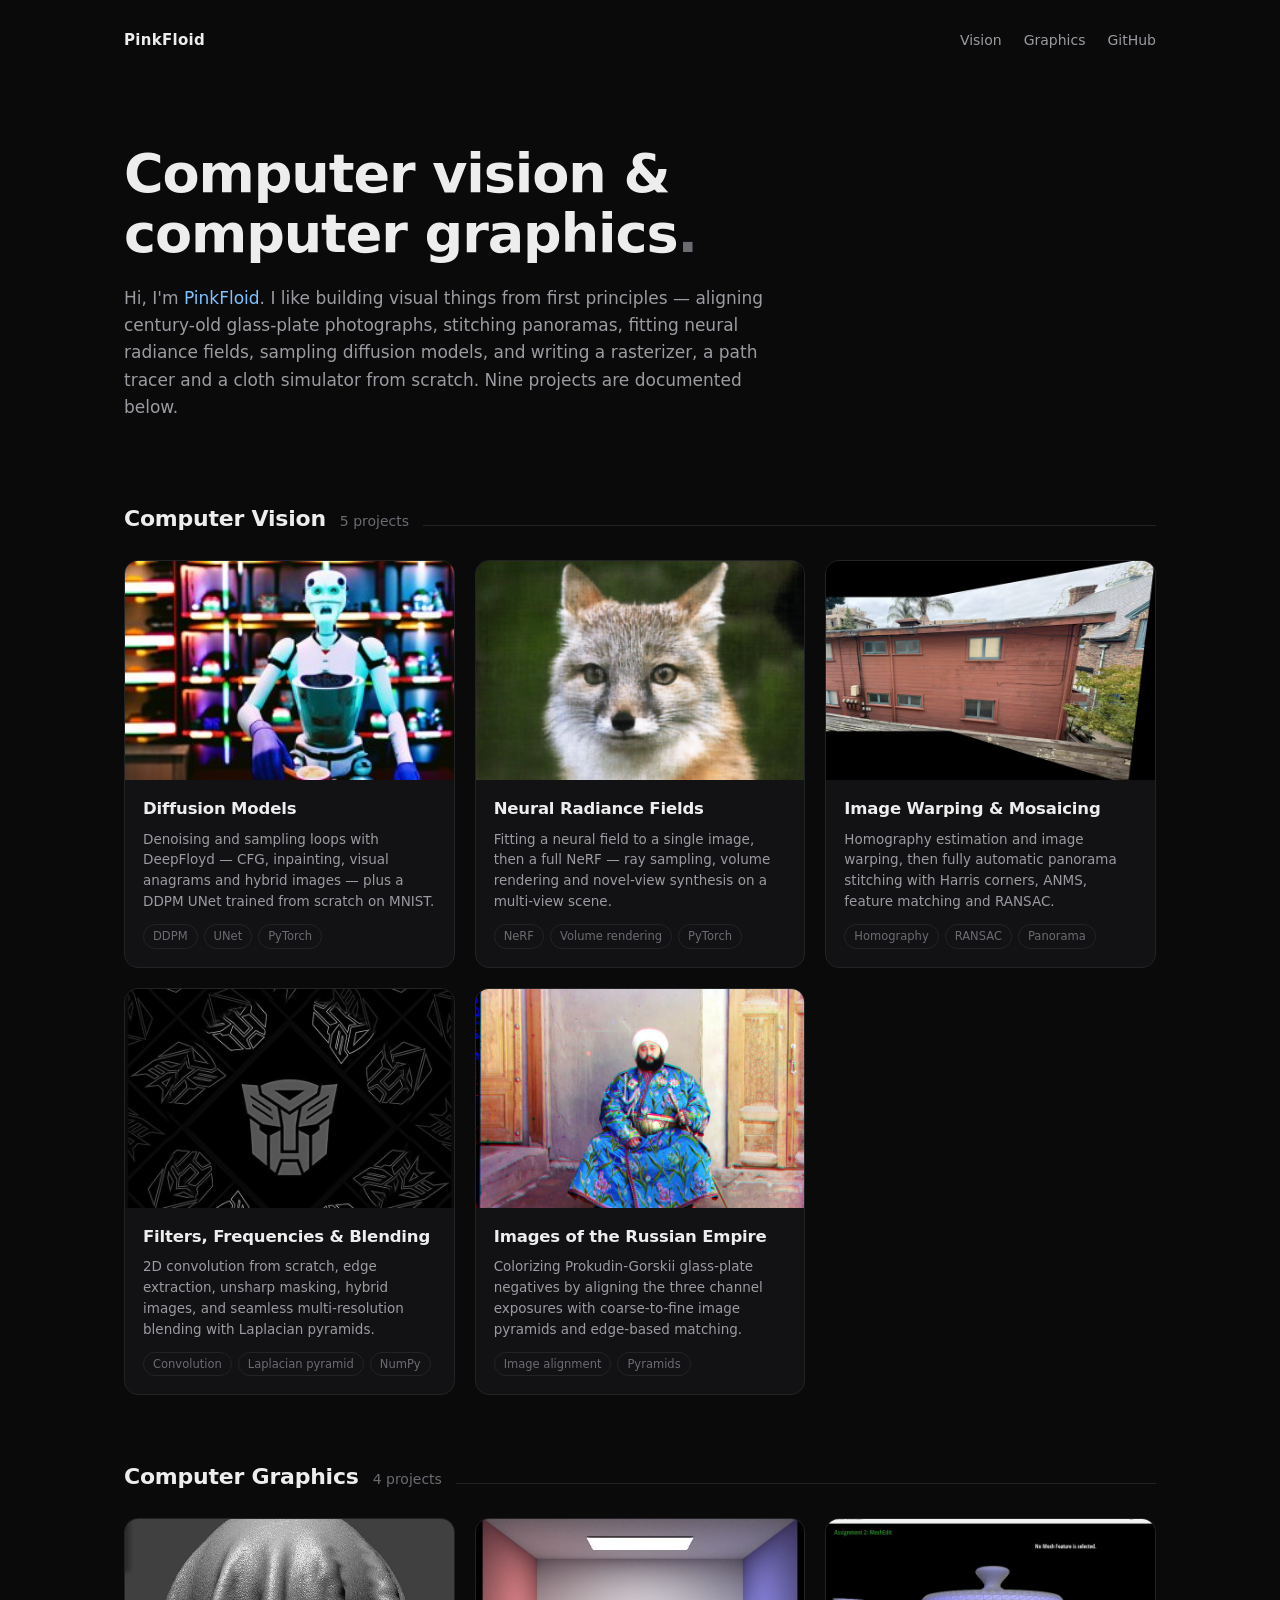
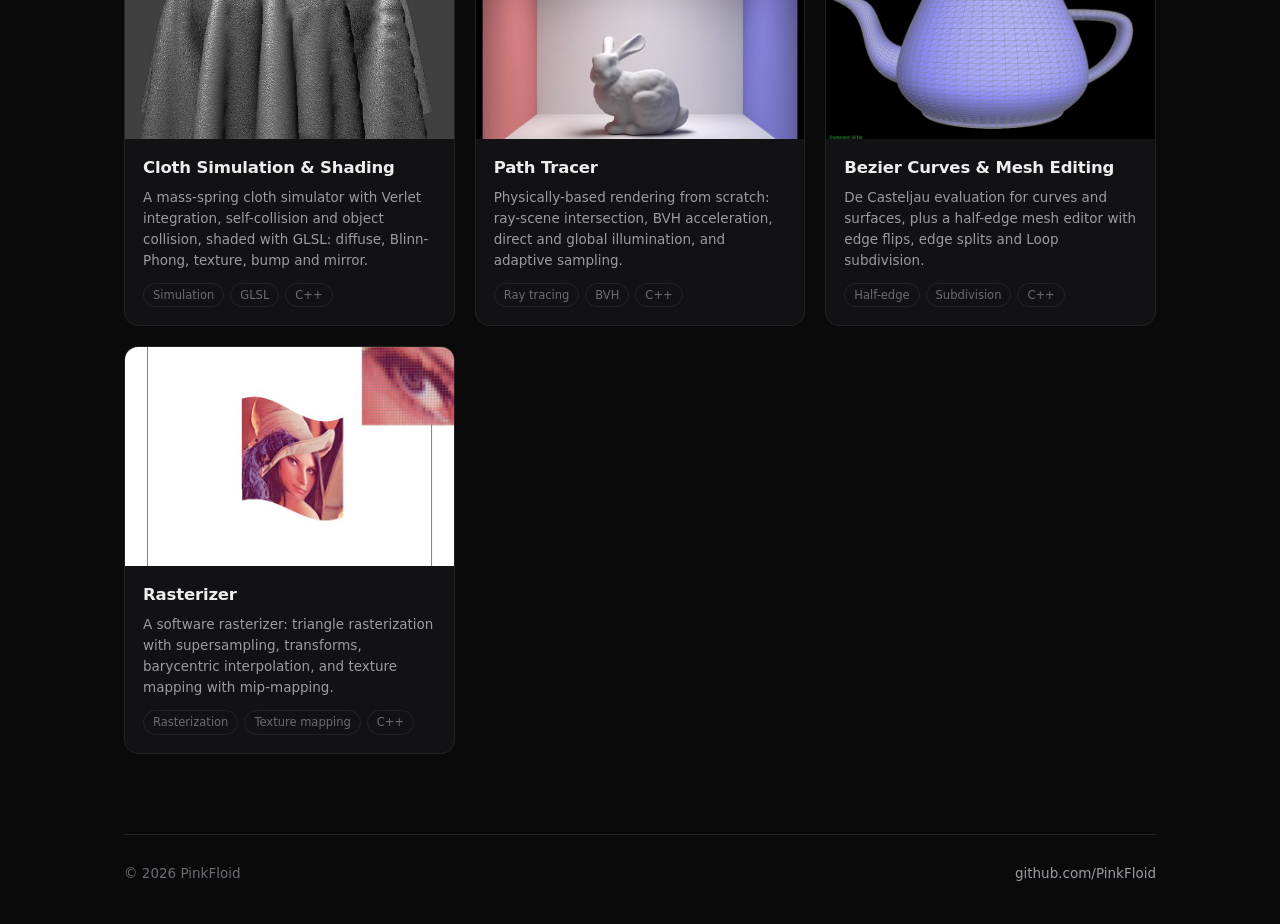
<file: index.html>
<!DOCTYPE html>
<html lang="en">
<head>
  <meta charset="utf-8" />
  <meta name="viewport" content="width=device-width, initial-scale=1" />
  <meta name="theme-color" content="#0a0a0b" />
  <meta name="description" content="Portfolio of computer vision and computer graphics projects — image processing, panorama stitching, NeRF, diffusion models, rasterization, path tracing and cloth simulation." />
  <title>PinkFloid — Computer Vision &amp; Graphics Portfolio</title>
  <style>
    :root {
      --bg: #0a0a0b;
      --card: #121214;
      --border: #232326;
      --border-hover: #3d3d42;
      --text: #ededee;
      --muted: #9b9ba1;
      --faint: #6b6b72;
      --accent: #7dc3ff;
    }

    * { box-sizing: border-box; }

    html { scroll-behavior: smooth; }

    body {
      margin: 0;
      background: var(--bg);
      color: var(--text);
      font-family: system-ui, -apple-system, "Segoe UI", Roboto, "Helvetica Neue",
                   Arial, "Noto Sans", "PingFang SC", "Microsoft Yahei", sans-serif;
      line-height: 1.6;
      -webkit-font-smoothing: antialiased;
    }

    .wrap {
      max-width: 1080px;
      margin: 0 auto;
      padding: 0 24px;
    }

    /* ---------- top bar ---------- */
    header.top {
      display: flex;
      align-items: center;
      justify-content: space-between;
      padding: 28px 0;
    }

    .wordmark {
      font-weight: 700;
      letter-spacing: .02em;
      color: var(--text);
      text-decoration: none;
      font-size: 15px;
    }

    nav.links { display: flex; gap: 22px; }

    nav.links a {
      color: var(--muted);
      text-decoration: none;
      font-size: 14px;
      transition: color .15s ease;
    }

    nav.links a:hover { color: var(--text); }

    /* ---------- hero ---------- */
    .hero { padding: 64px 0 24px; }

    .hero h1 {
      font-size: clamp(34px, 6vw, 54px);
      font-weight: 750;
      letter-spacing: -0.02em;
      line-height: 1.12;
      margin: 0 0 20px;
    }

    .hero h1 .dim { color: var(--faint); }

    .hero p {
      max-width: 62ch;
      color: var(--muted);
      font-size: 17px;
      margin: 0;
    }

    .hero p a { color: var(--accent); text-decoration: none; }
    .hero p a:hover { text-decoration: underline; }

    /* ---------- sections ---------- */
    section { padding: 56px 0 8px; }

    .section-head {
      display: flex;
      align-items: baseline;
      gap: 14px;
      margin-bottom: 24px;
    }

    .section-head h2 {
      font-size: 22px;
      font-weight: 650;
      letter-spacing: -0.01em;
      margin: 0;
    }

    .section-head .count { color: var(--faint); font-size: 14px; }

    .section-head .rule {
      flex: 1;
      height: 1px;
      background: var(--border);
    }

    /* ---------- project grid ---------- */
    .grid {
      display: grid;
      grid-template-columns: repeat(auto-fill, minmax(300px, 1fr));
      gap: 20px;
    }

    .card {
      display: flex;
      flex-direction: column;
      background: var(--card);
      border: 1px solid var(--border);
      border-radius: 14px;
      overflow: hidden;
      text-decoration: none;
      color: inherit;
      transition: border-color .18s ease, transform .18s ease;
    }

    .card:hover {
      border-color: var(--border-hover);
      transform: translateY(-2px);
    }

    .thumb {
      aspect-ratio: 3 / 2;
      overflow: hidden;
      background: #000;
    }

    .thumb img {
      width: 100%;
      height: 100%;
      object-fit: cover;
      display: block;
      transition: transform .25s ease;
    }

    .card:hover .thumb img { transform: scale(1.035); }

    .card-body { padding: 16px 18px 18px; }

    .card h3 {
      margin: 0 0 6px;
      font-size: 16.5px;
      font-weight: 650;
      letter-spacing: -0.01em;
    }

    .card p {
      margin: 0 0 12px;
      font-size: 13.5px;
      color: var(--muted);
      line-height: 1.55;
    }

    .tags { display: flex; flex-wrap: wrap; gap: 6px; }

    .tag {
      font-size: 11.5px;
      color: var(--faint);
      border: 1px solid var(--border);
      border-radius: 999px;
      padding: 2px 9px;
      white-space: nowrap;
    }

    /* ---------- footer ---------- */
    footer {
      margin-top: 72px;
      border-top: 1px solid var(--border);
      padding: 28px 0 40px;
      color: var(--faint);
      font-size: 13.5px;
      display: flex;
      justify-content: space-between;
      flex-wrap: wrap;
      gap: 10px;
    }

    footer a { color: var(--muted); text-decoration: none; }
    footer a:hover { color: var(--text); }

    @media (prefers-reduced-motion: reduce) {
      html { scroll-behavior: auto; }
      .card, .thumb img { transition: none; }
    }
  </style>
</head>
<body>
  <div class="wrap">

    <header class="top">
      <a class="wordmark" href="./">PinkFloid</a>
      <nav class="links">
        <a href="#vision">Vision</a>
        <a href="#graphics">Graphics</a>
        <a href="https://github.com/PinkFloid">GitHub</a>
      </nav>
    </header>

    <div class="hero">
      <!-- Replace "PinkFloid" with your real name if you prefer -->
      <h1>Computer vision &amp;<br />computer graphics<span class="dim">.</span></h1>
      <p>
        Hi, I'm <a href="https://github.com/PinkFloid">PinkFloid</a>.
        I like building visual things from first principles — aligning century-old
        glass-plate photographs, stitching panoramas, fitting neural radiance fields,
        sampling diffusion models, and writing a rasterizer, a path tracer and a
        cloth simulator from scratch. Nine projects are documented below.
      </p>
    </div>

    <section id="vision">
      <div class="section-head">
        <h2>Computer Vision</h2>
        <span class="count">5 projects</span>
        <span class="rule"></span>
      </div>
      <div class="grid">

        <a class="card" href="Project5/project5.html">
          <div class="thumb"><img src="assets/thumbs/cv5_diffusion.jpg" alt="Image generated with a diffusion model: a robot barista making coffee" /></div>
          <div class="card-body">
            <h3>Diffusion Models</h3>
            <p>Denoising and sampling loops with DeepFloyd — CFG, inpainting, visual anagrams and hybrid images — plus a DDPM UNet trained from scratch on MNIST.</p>
            <div class="tags"><span class="tag">DDPM</span><span class="tag">UNet</span><span class="tag">PyTorch</span></div>
          </div>
        </a>

        <a class="card" href="Project4/project4.html">
          <div class="thumb"><img src="assets/thumbs/cv4_nerf.jpg" alt="Novel view of a fox rendered by a neural radiance field" /></div>
          <div class="card-body">
            <h3>Neural Radiance Fields</h3>
            <p>Fitting a neural field to a single image, then a full NeRF — ray sampling, volume rendering and novel-view synthesis on a multi-view scene.</p>
            <div class="tags"><span class="tag">NeRF</span><span class="tag">Volume rendering</span><span class="tag">PyTorch</span></div>
          </div>
        </a>

        <a class="card" href="Project3/project3.html">
          <div class="thumb"><img src="assets/thumbs/cv3_mosaic.jpg" alt="Automatically stitched panorama of a house" /></div>
          <div class="card-body">
            <h3>Image Warping &amp; Mosaicing</h3>
            <p>Homography estimation and image warping, then fully automatic panorama stitching with Harris corners, ANMS, feature matching and RANSAC.</p>
            <div class="tags"><span class="tag">Homography</span><span class="tag">RANSAC</span><span class="tag">Panorama</span></div>
          </div>
        </a>

        <a class="card" href="Project2/project2.html">
          <div class="thumb"><img src="assets/thumbs/cv2_blending.jpg" alt="Multi-resolution blend of the Autobots and Decepticons logos" /></div>
          <div class="card-body">
            <h3>Filters, Frequencies &amp; Blending</h3>
            <p>2D convolution from scratch, edge extraction, unsharp masking, hybrid images, and seamless multi-resolution blending with Laplacian pyramids.</p>
            <div class="tags"><span class="tag">Convolution</span><span class="tag">Laplacian pyramid</span><span class="tag">NumPy</span></div>
          </div>
        </a>

        <a class="card" href="Project1/project1.html">
          <div class="thumb"><img src="assets/thumbs/cv1_colorize.jpg" alt="Colorized Prokudin-Gorskii photograph of the Emir of Bukhara" /></div>
          <div class="card-body">
            <h3>Images of the Russian Empire</h3>
            <p>Colorizing Prokudin-Gorskii glass-plate negatives by aligning the three channel exposures with coarse-to-fine image pyramids and edge-based matching.</p>
            <div class="tags"><span class="tag">Image alignment</span><span class="tag">Pyramids</span></div>
          </div>
        </a>

      </div>
    </section>

    <section id="graphics">
      <div class="section-head">
        <h2>Computer Graphics</h2>
        <span class="count">4 projects</span>
        <span class="rule"></span>
      </div>
      <div class="grid">

        <a class="card" href="CG_Project4/project4.html">
          <div class="thumb"><img src="assets/thumbs/cg4_cloth.jpg" alt="Bump-mapped cloth draped over a sphere" /></div>
          <div class="card-body">
            <h3>Cloth Simulation &amp; Shading</h3>
            <p>A mass-spring cloth simulator with Verlet integration, self-collision and object collision, shaded with GLSL: diffuse, Blinn-Phong, texture, bump and mirror.</p>
            <div class="tags"><span class="tag">Simulation</span><span class="tag">GLSL</span><span class="tag">C++</span></div>
          </div>
        </a>

        <a class="card" href="CG_Project3/project3.html">
          <div class="thumb"><img src="assets/thumbs/cg3_pathtracer.jpg" alt="Path-traced Stanford bunny in a Cornell box" /></div>
          <div class="card-body">
            <h3>Path Tracer</h3>
            <p>Physically-based rendering from scratch: ray-scene intersection, BVH acceleration, direct and global illumination, and adaptive sampling.</p>
            <div class="tags"><span class="tag">Ray tracing</span><span class="tag">BVH</span><span class="tag">C++</span></div>
          </div>
        </a>

        <a class="card" href="CG_Project2/project2.html">
          <div class="thumb"><img src="assets/thumbs/cg2_mesh.jpg" alt="Utah teapot mesh in the half-edge mesh editor" /></div>
          <div class="card-body">
            <h3>Bezier Curves &amp; Mesh Editing</h3>
            <p>De Casteljau evaluation for curves and surfaces, plus a half-edge mesh editor with edge flips, edge splits and Loop subdivision.</p>
            <div class="tags"><span class="tag">Half-edge</span><span class="tag">Subdivision</span><span class="tag">C++</span></div>
          </div>
        </a>

        <a class="card" href="CG_Project1/project1.html">
          <div class="thumb"><img src="assets/thumbs/cg1_raster.jpg" alt="Rasterized image with a pixel inspector view" /></div>
          <div class="card-body">
            <h3>Rasterizer</h3>
            <p>A software rasterizer: triangle rasterization with supersampling, transforms, barycentric interpolation, and texture mapping with mip-mapping.</p>
            <div class="tags"><span class="tag">Rasterization</span><span class="tag">Texture mapping</span><span class="tag">C++</span></div>
          </div>
        </a>

      </div>
    </section>

    <footer>
      <span>© 2026 PinkFloid</span>
      <a href="https://github.com/PinkFloid">github.com/PinkFloid</a>
    </footer>

  </div>
</body>
</html>
</file>
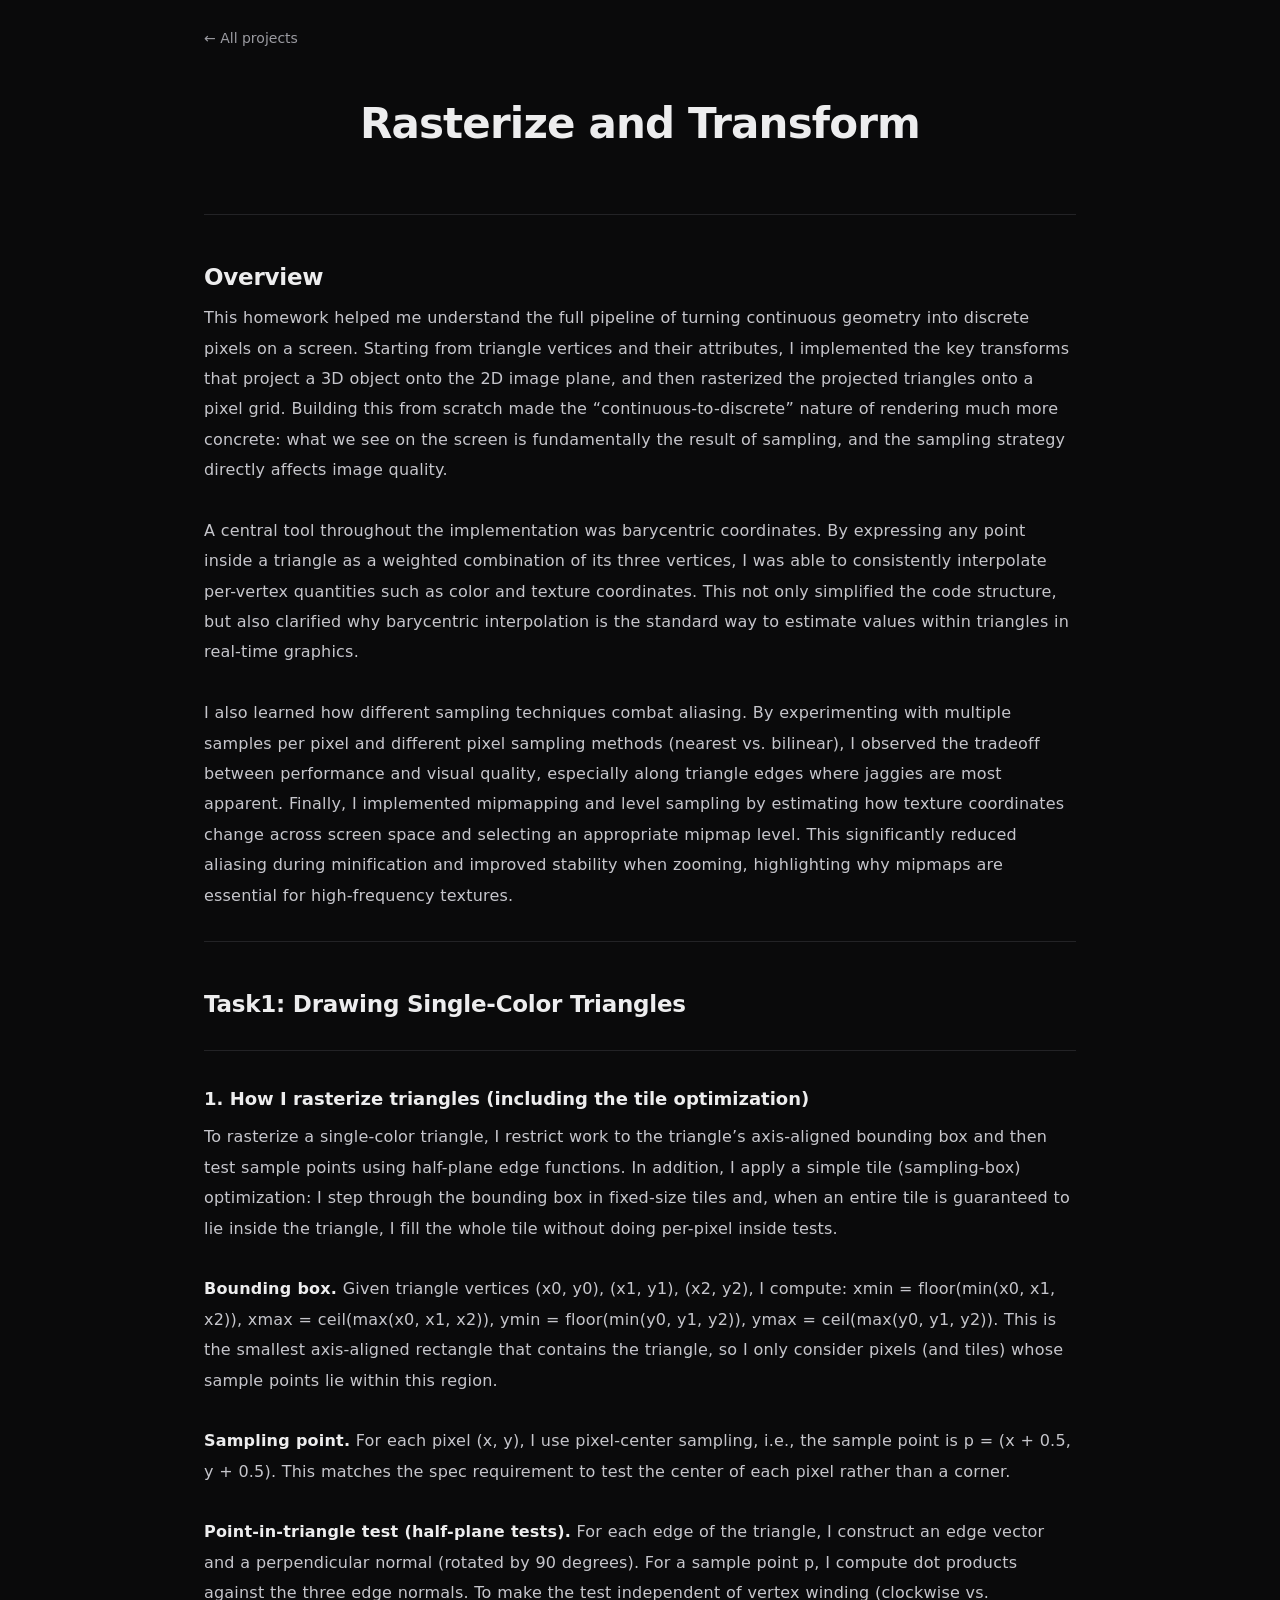
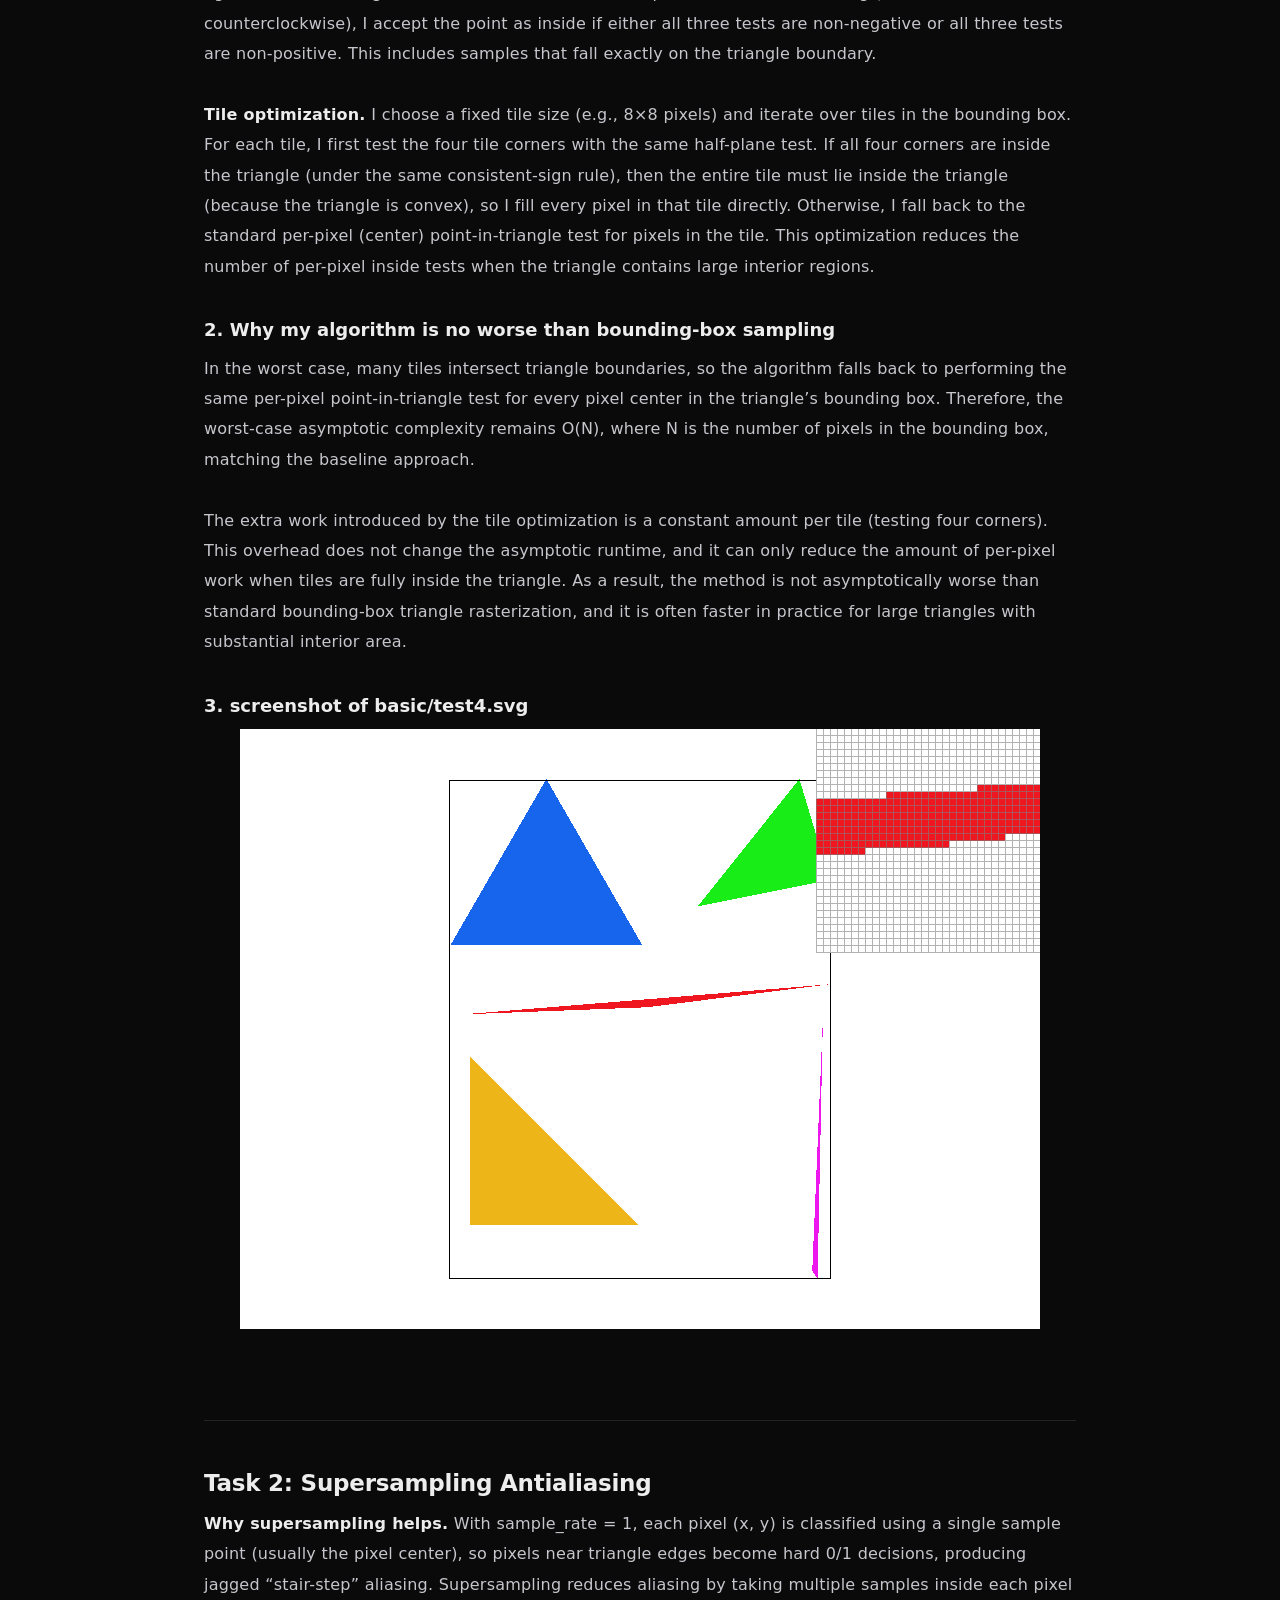
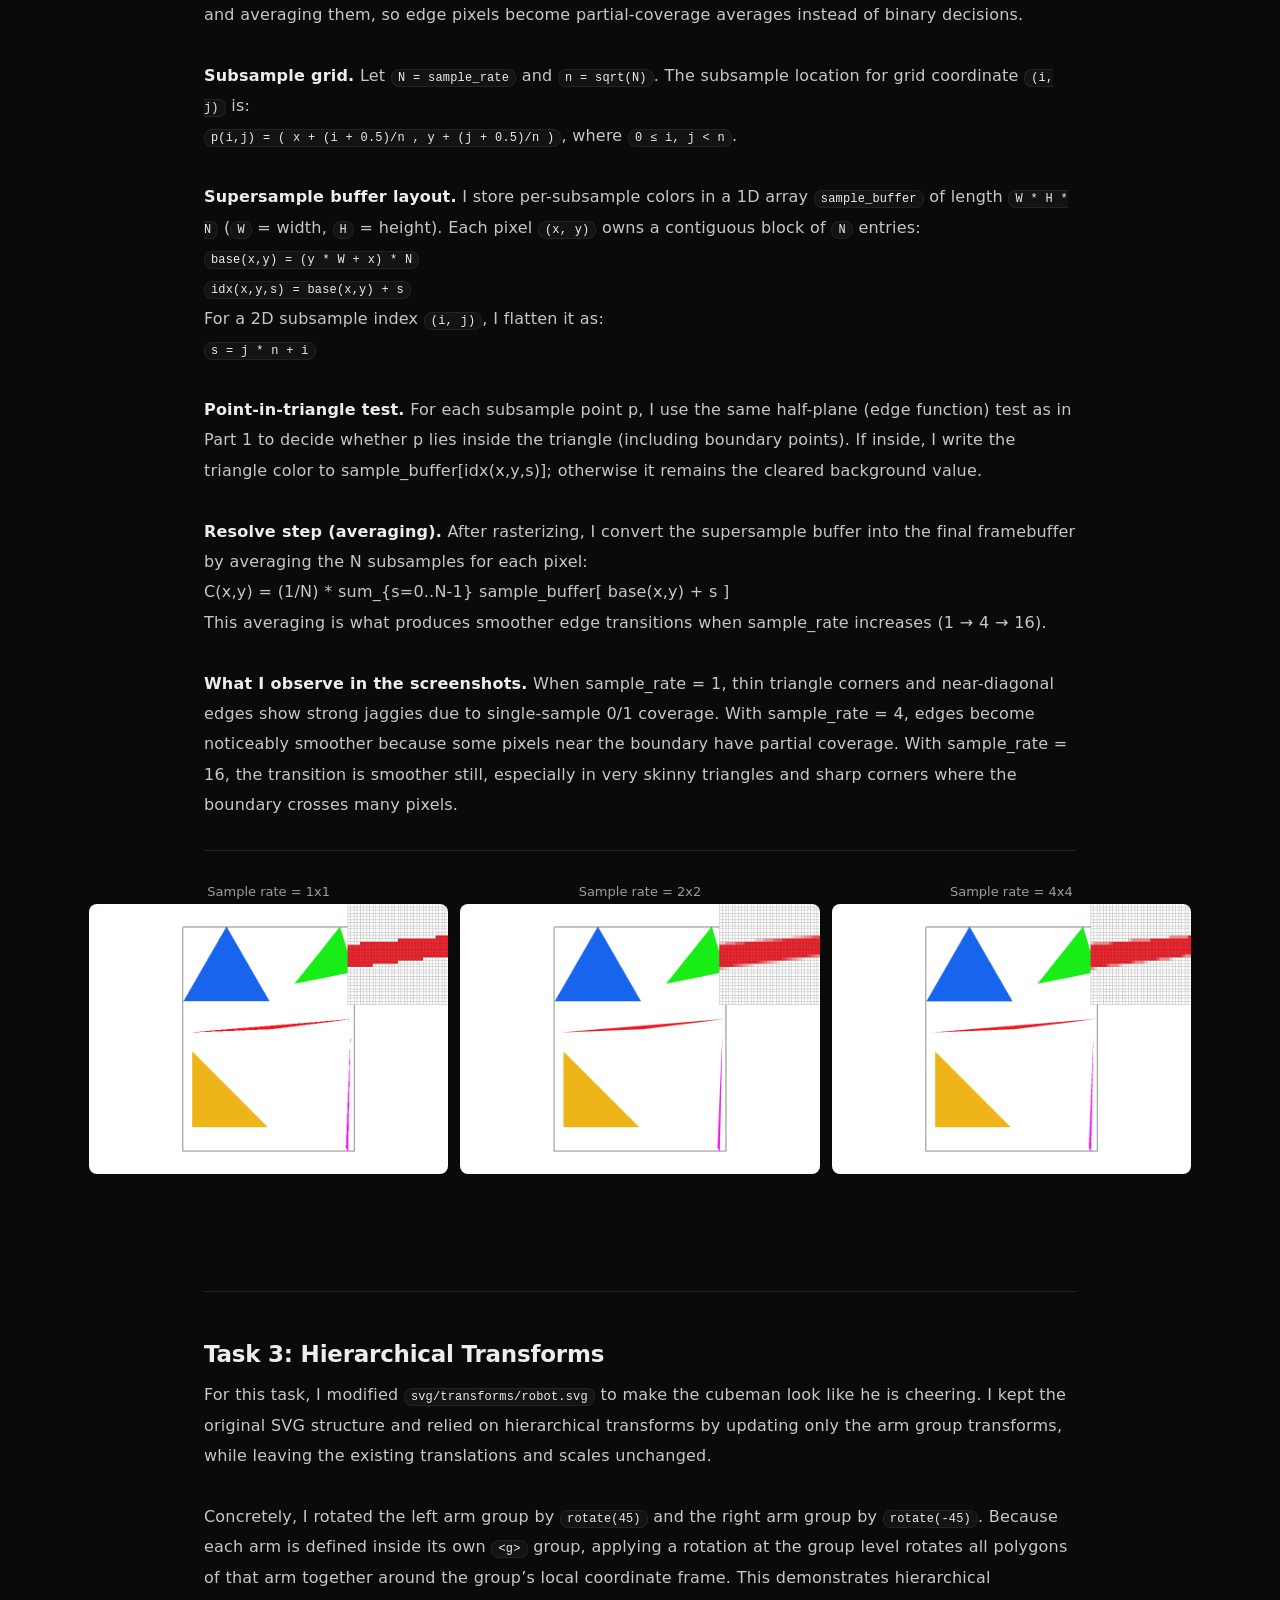
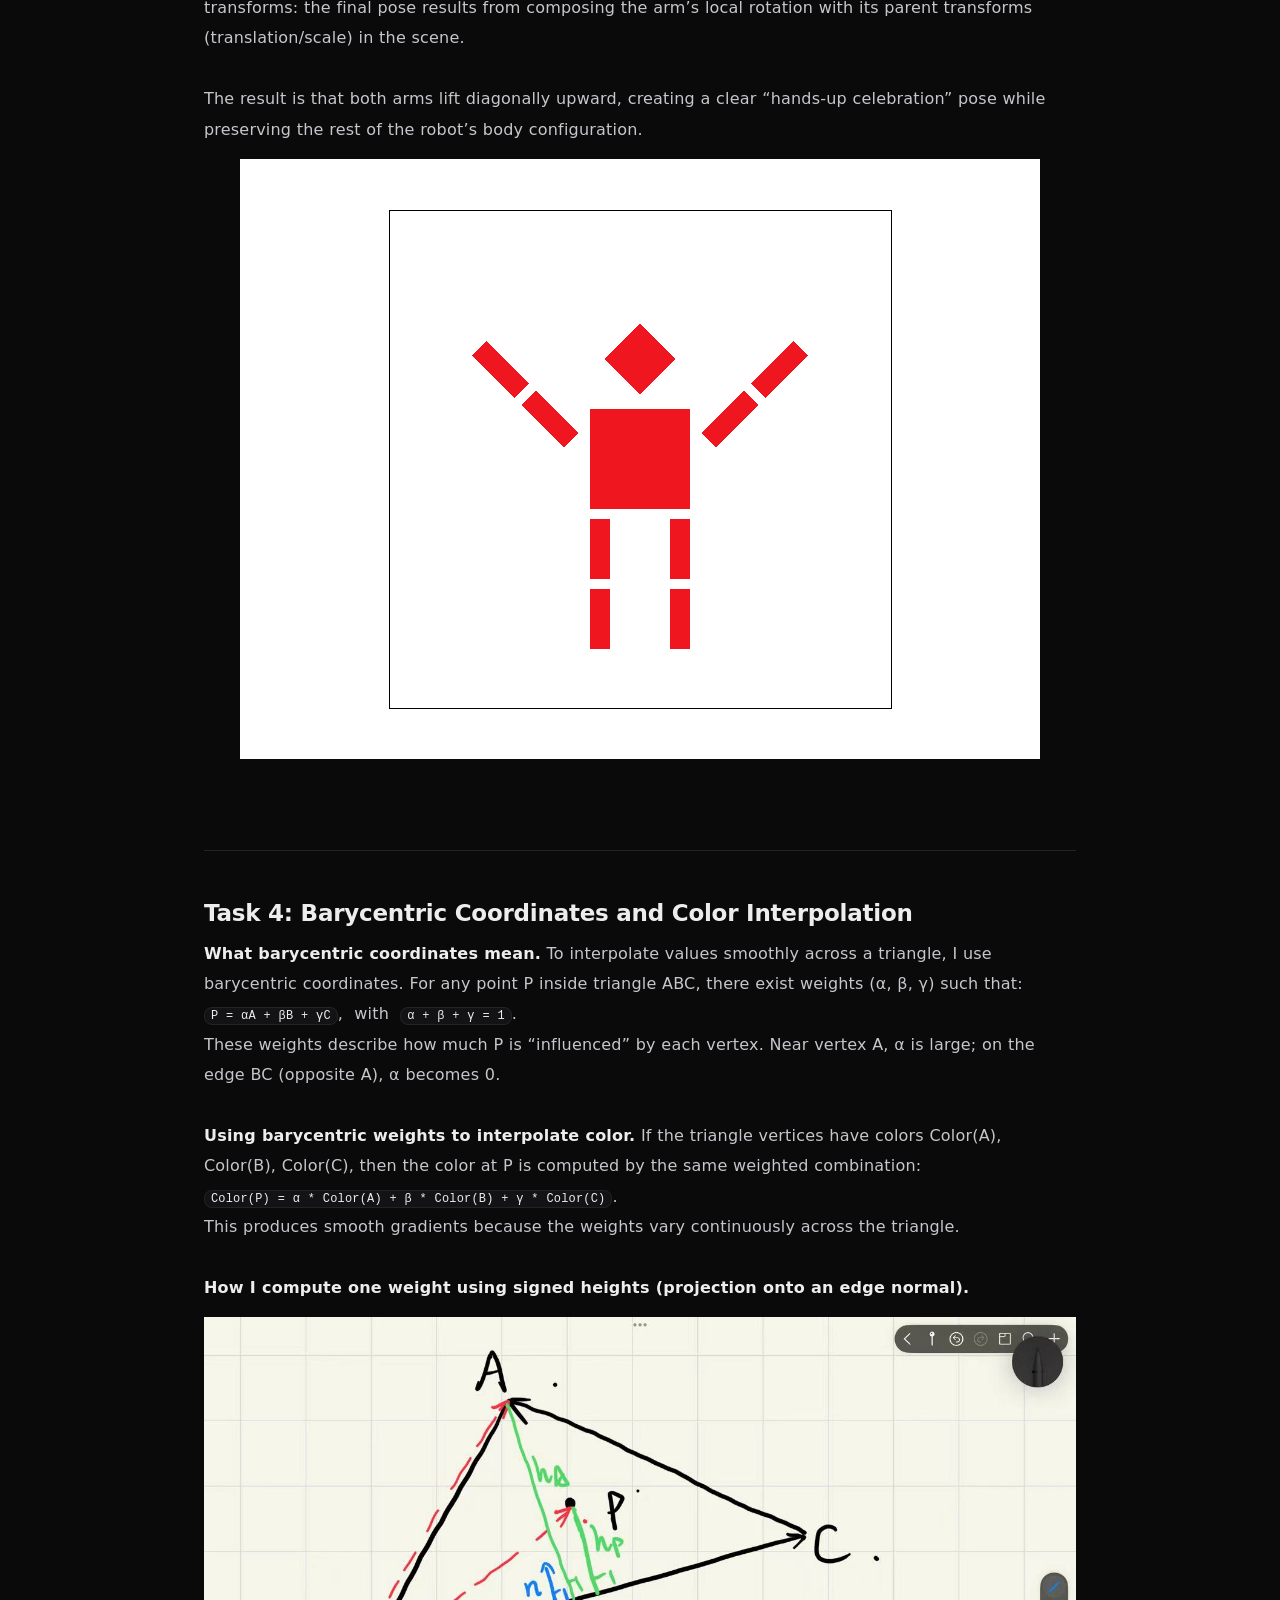
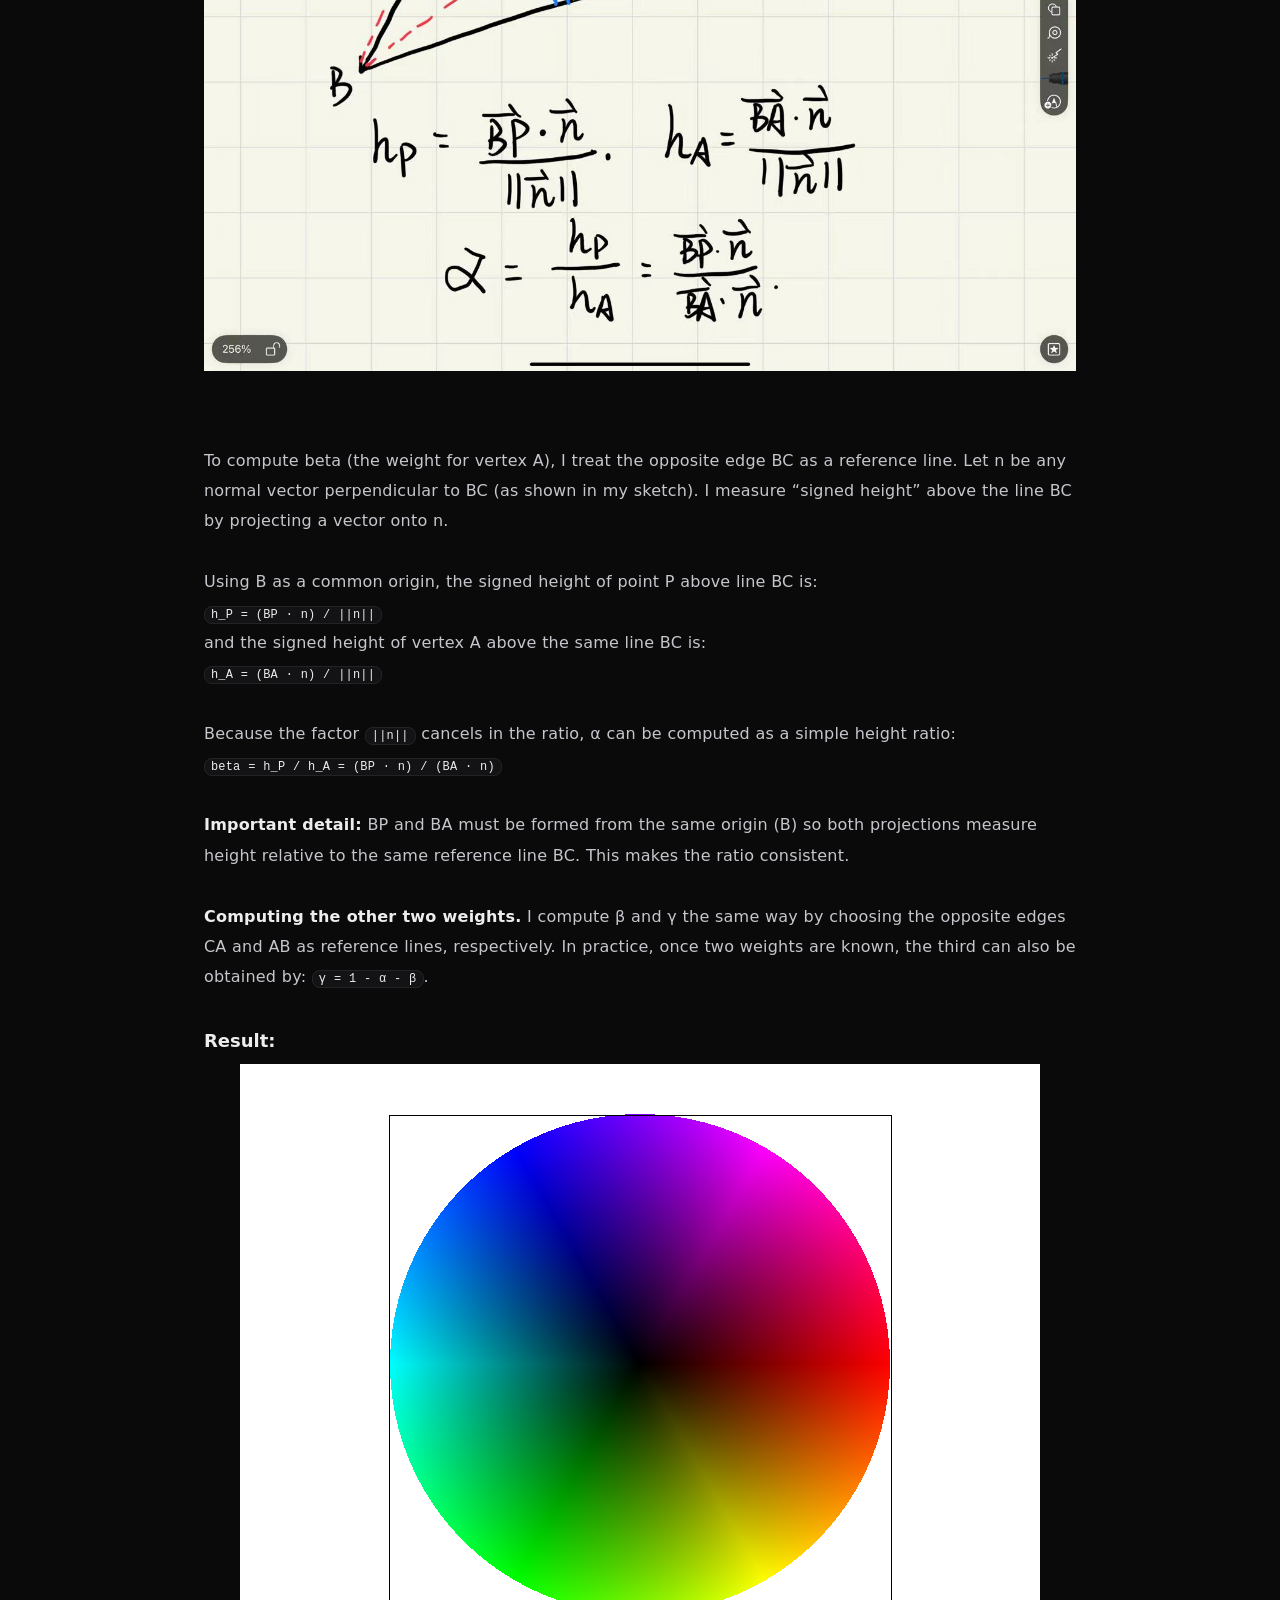
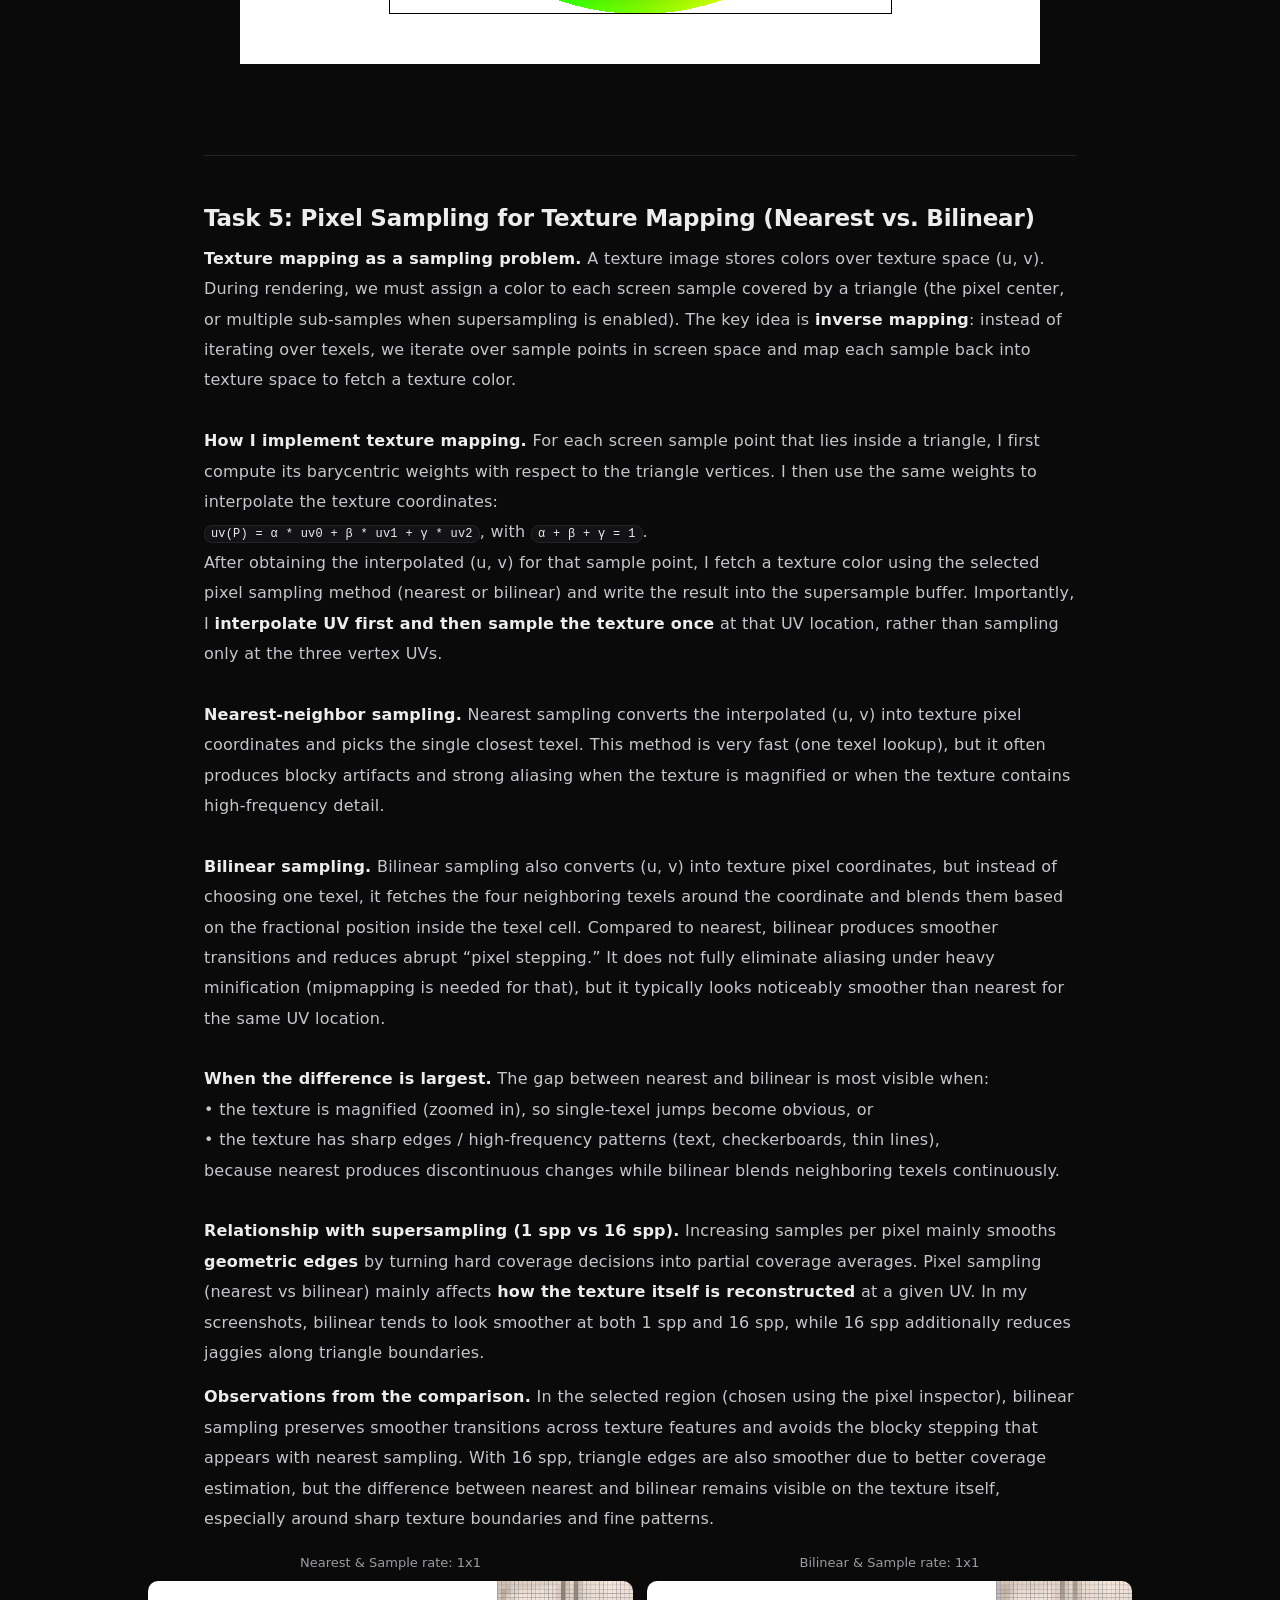
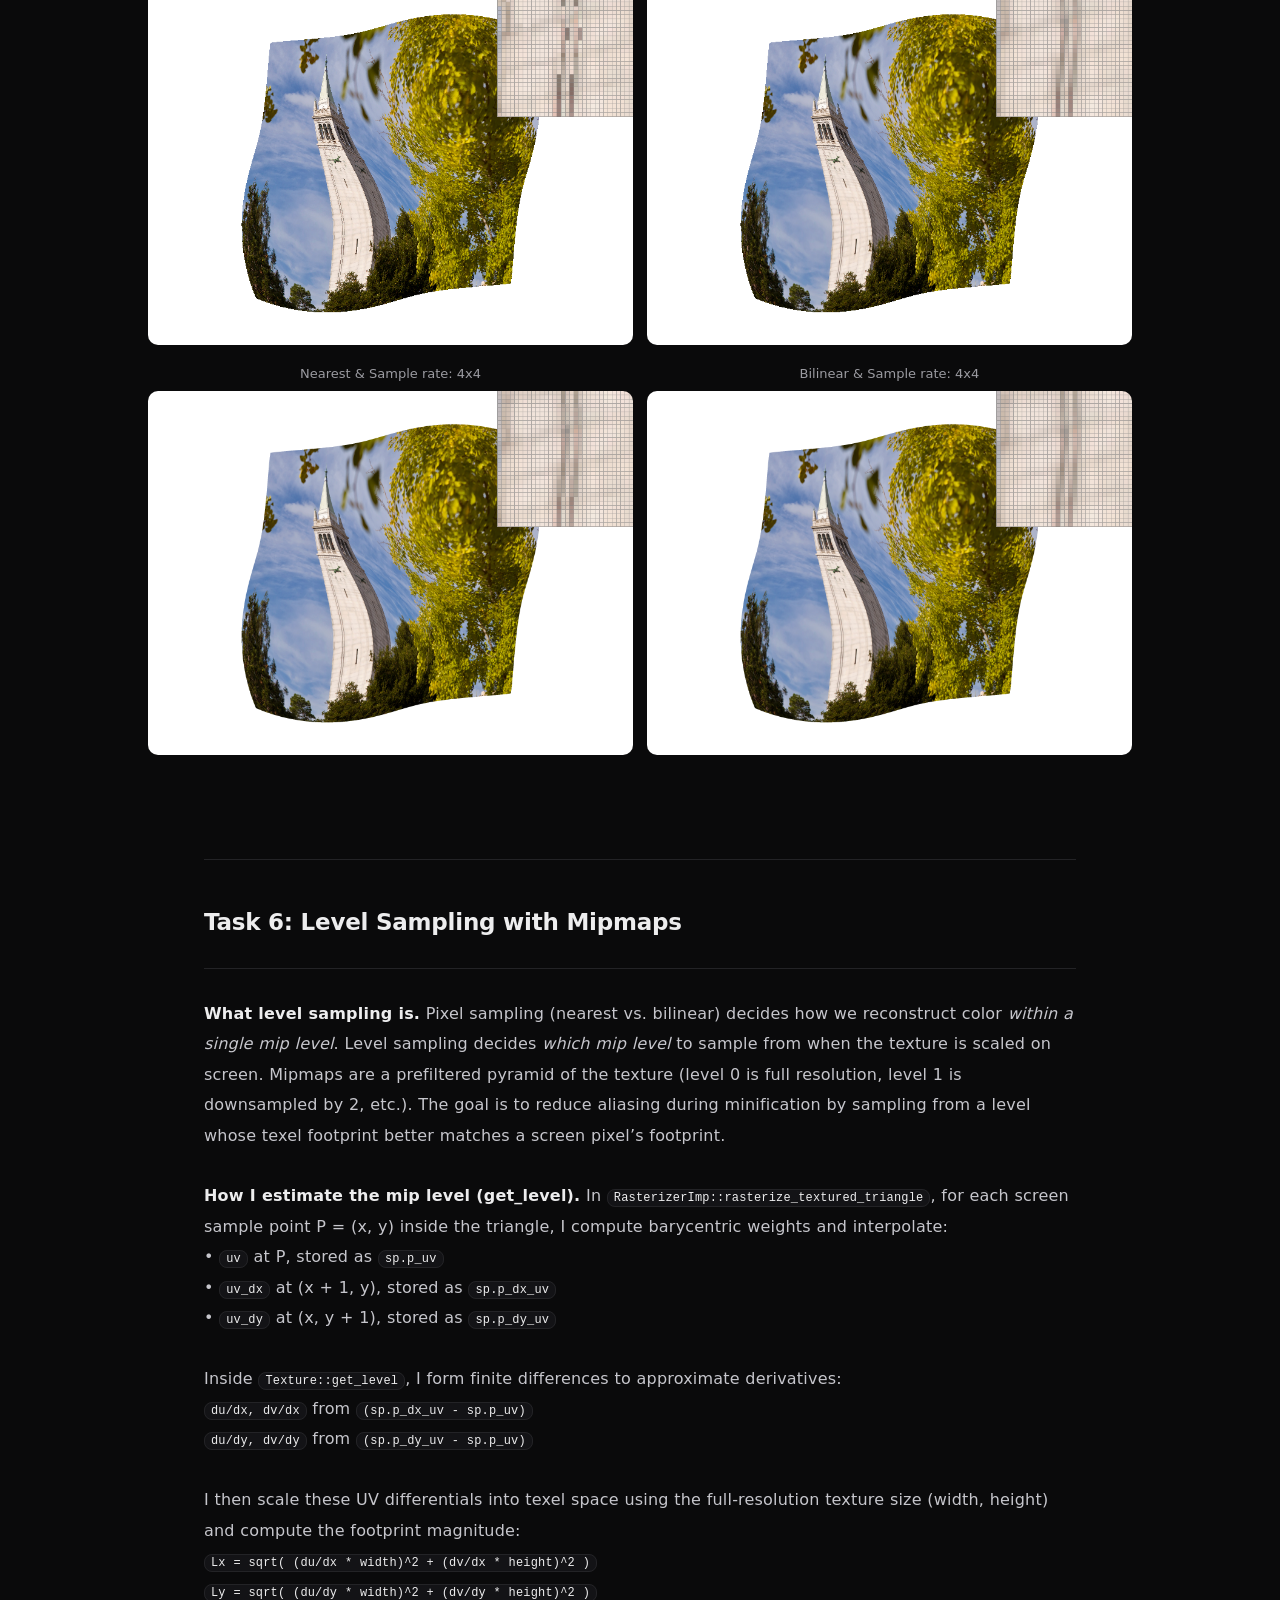
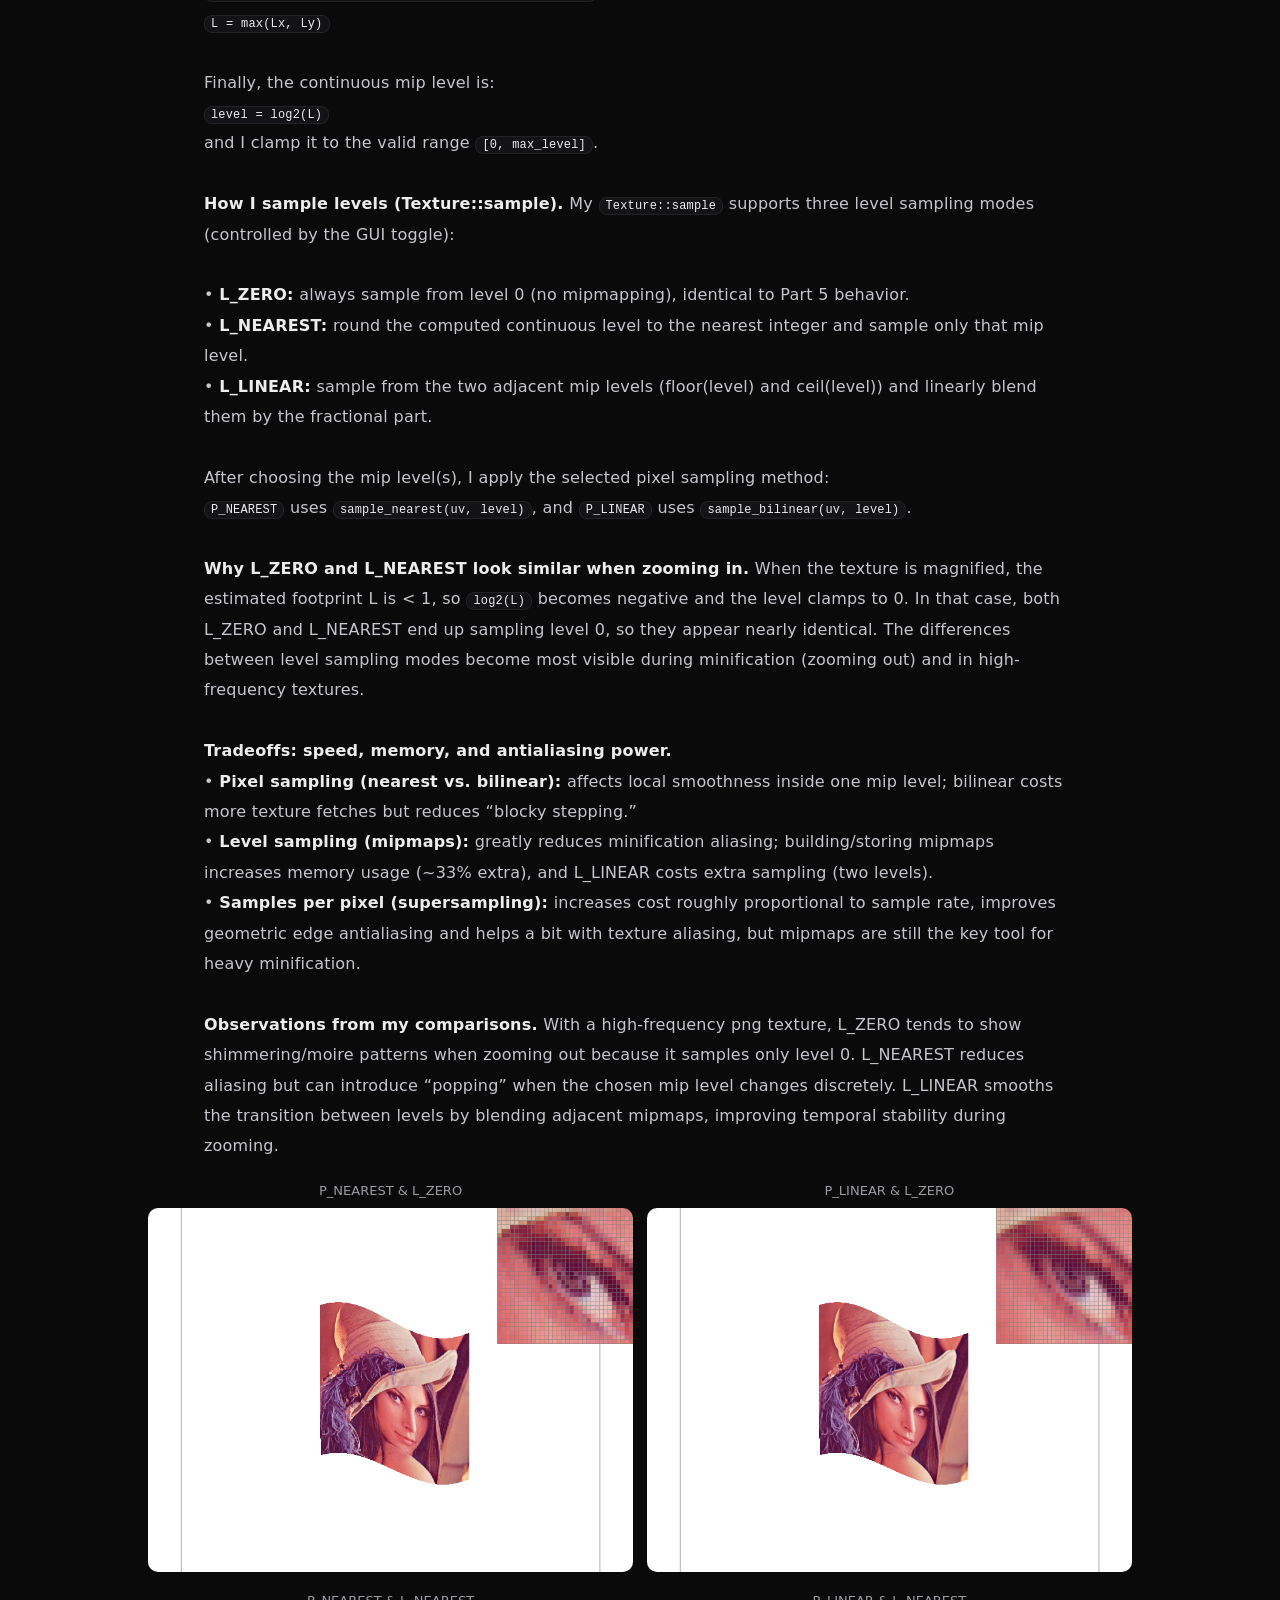
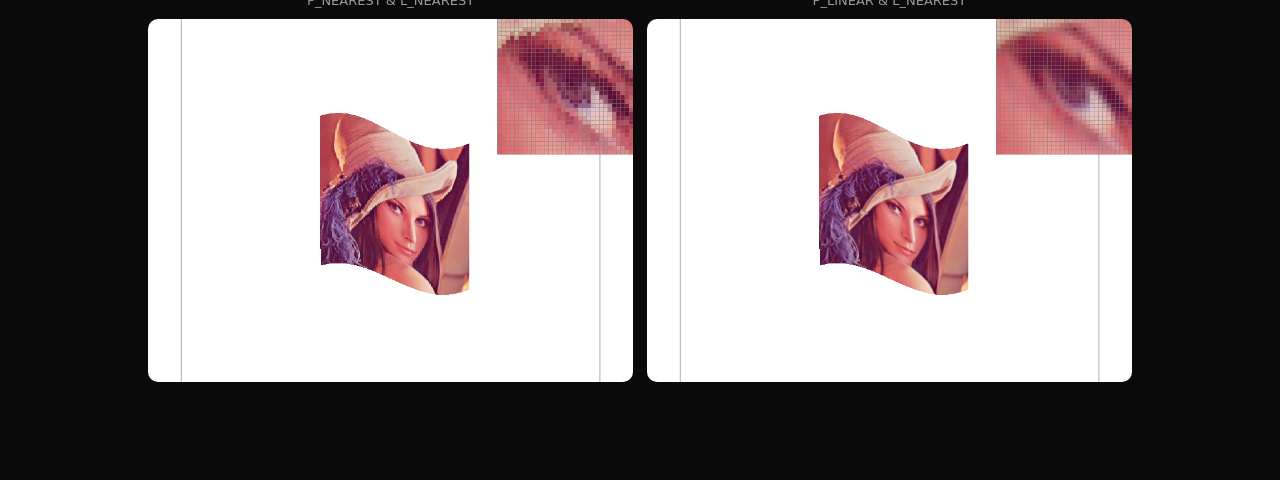
<file: CG_Project1/project1.html>
<!doctype html>
<head>
  <meta charset="utf-8" />
  <meta name="viewport" content="width=device-width,initial-scale=1" />
  <!-- 移动端地址栏也用深色 -->
  <meta name="theme-color" content="#000000" />
  <title>Rasterizer · PinkFloid</title>
  <link rel="stylesheet" href="../assets/project.css" />
</head>
<body>
  <nav class="topnav"><a href="../index.html">&larr; All projects</a></nav>
    <h1>Rasterize and Transform</h1><br>

     <hr class="sep">
</div>
  
  <h2 class="offset">Overview</h2>
  <p class="offset" style="letter-spacing:0.2px; word-spacing:0.3px; line-height:1.9;">
  This homework helped me understand the full pipeline of turning continuous geometry into discrete pixels on a screen. Starting from triangle vertices and their attributes, I implemented the key transforms that project a 3D object onto the 2D image plane, and then rasterized the projected triangles onto a pixel grid. Building this from scratch made the “continuous-to-discrete” nature of rendering much more concrete: what we see on the screen is fundamentally the result of sampling, and the sampling strategy directly affects image quality.
  <br><br>
  A central tool throughout the implementation was barycentric coordinates. By expressing any point inside a triangle as a weighted combination of its three vertices, I was able to consistently interpolate per-vertex quantities such as color and texture coordinates. This not only simplified the code structure, but also clarified why barycentric interpolation is the standard way to estimate values within triangles in real-time graphics.
  <br><br>
  I also learned how different sampling techniques combat aliasing. By experimenting with multiple samples per pixel and different pixel sampling methods (nearest vs. bilinear), I observed the tradeoff between performance and visual quality, especially along triangle edges where jaggies are most apparent. Finally, I implemented mipmapping and level sampling by estimating how texture coordinates change across screen space and selecting an appropriate mipmap level. This significantly reduced aliasing during minification and improved stability when zooming, highlighting why mipmaps are essential for high-frequency textures.
</p>

  
</div>
<hr class="sep">

<h2 class="offset">Task1: Drawing Single-Color Triangles</h2>
<hr class="sep">
<h3 class="offset">1. How I rasterize triangles (including the tile optimization)</h3>
<p class="offset" style="letter-spacing:0.2px; word-spacing:0.3px; line-height:1.9;">
  To rasterize a single-color triangle, I restrict work to the triangle’s axis-aligned bounding box and then test sample points using half-plane edge functions. In addition, I apply a simple tile (sampling-box) optimization: I step through the bounding box in fixed-size tiles and, when an entire tile is guaranteed to lie inside the triangle, I fill the whole tile without doing per-pixel inside tests.
  <br><br>

  <b>Bounding box.</b> Given triangle vertices (x0, y0), (x1, y1), (x2, y2), I compute:
  xmin = floor(min(x0, x1, x2)), xmax = ceil(max(x0, x1, x2)),
  ymin = floor(min(y0, y1, y2)), ymax = ceil(max(y0, y1, y2)).
  This is the smallest axis-aligned rectangle that contains the triangle, so I only consider pixels (and tiles) whose sample points lie within this region.
  <br><br>

  <b>Sampling point.</b> For each pixel (x, y), I use pixel-center sampling, i.e., the sample point is p = (x + 0.5, y + 0.5). This matches the spec requirement to test the center of each pixel rather than a corner.
  <br><br>

  <b>Point-in-triangle test (half-plane tests).</b> For each edge of the triangle, I construct an edge vector and a perpendicular normal (rotated by 90 degrees). For a sample point p, I compute dot products against the three edge normals. To make the test independent of vertex winding (clockwise vs. counterclockwise), I accept the point as inside if either all three tests are non-negative or all three tests are non-positive. This includes samples that fall exactly on the triangle boundary.
  <br><br>

  <b>Tile optimization.</b> I choose a fixed tile size (e.g., 8×8 pixels) and iterate over tiles in the bounding box. For each tile, I first test the four tile corners with the same half-plane test. If all four corners are inside the triangle (under the same consistent-sign rule), then the entire tile must lie inside the triangle (because the triangle is convex), so I fill every pixel in that tile directly. Otherwise, I fall back to the standard per-pixel (center) point-in-triangle test for pixels in the tile. This optimization reduces the number of per-pixel inside tests when the triangle contains large interior regions.
</p>

<h3 class="offset">2. Why my algorithm is no worse than bounding-box sampling</h3>
<p class="offset" style="letter-spacing:0.2px; word-spacing:0.3px; line-height:1.9;">
  In the worst case, many tiles intersect triangle boundaries, so the algorithm falls back to performing the same per-pixel point-in-triangle test for every pixel center in the triangle’s bounding box. Therefore, the worst-case asymptotic complexity remains O(N), where N is the number of pixels in the bounding box, matching the baseline approach.
  <br><br>
  The extra work introduced by the tile optimization is a constant amount per tile (testing four corners). This overhead does not change the asymptotic runtime, and it can only reduce the amount of per-pixel work when tiles are fully inside the triangle. As a result, the method is not asymptotically worse than standard bounding-box triangle rasterization, and it is often faster in practice for large triangles with substantial interior area.
</p>

<h3 class="offset">3. screenshot of basic/test4.svg</h3>
<p class="offset" style="letter-spacing:0.2px; word-spacing:0.3px; line-height:1.9;"> 
<img src="imgs/task1.png" alt="" style="display:block; margin:0 auto; max-width:100%; height:auto;">
  <br><br>
</p>

<hr class="sep">

<h2 class="offset">Task 2:</b>  Supersampling Antialiasing</h2>
<p class="offset" style="letter-spacing:0.2px; word-spacing:0.3px; line-height:1.9;">

  <b>Why supersampling helps.</b>
  With sample_rate = 1, each pixel (x, y) is classified using a single sample point (usually the pixel center), so pixels near triangle edges become hard 0/1 decisions, producing jagged “stair-step” aliasing. Supersampling reduces aliasing by taking multiple samples inside each pixel and averaging them, so edge pixels become partial-coverage averages instead of binary decisions.
  <br><br>

  <b>Subsample grid.</b>
  Let <code>N = sample_rate</code> and <code>n = sqrt(N)</code>. The subsample location for grid coordinate <code>(i, j)</code> is:
  <br>
  <code>p(i,j) = ( x + (i + 0.5)/n ,  y + (j + 0.5)/n )</code>,
  where <code>0 &le; i, j &lt; n</code>.
  <br><br>

  <b>Supersample buffer layout.</b>
  I store per-subsample colors in a 1D array <code>sample_buffer</code> of length <code>W * H * N</code>
  (<code>W</code> = width, <code>H</code> = height). Each pixel <code>(x, y)</code> owns a contiguous block of <code>N</code> entries:
  <br>
  <code>base(x,y) = (y * W + x) * N</code>
  <br>
  <code>idx(x,y,s) = base(x,y) + s</code>
  <br>
  For a 2D subsample index <code>(i, j)</code>, I flatten it as:
  <br>
  <code>s = j * n + i</code>
  <br><br>


  <b>Point-in-triangle test.</b>
  For each subsample point p, I use the same half-plane (edge function) test as in Part 1 to decide whether p lies inside the triangle (including boundary points). If inside, I write the triangle color to sample_buffer[idx(x,y,s)]; otherwise it remains the cleared background value.
  <br><br>

  <b>Resolve step (averaging).</b>
  After rasterizing, I convert the supersample buffer into the final framebuffer by averaging the N subsamples for each pixel:
  <br>
  C(x,y) = (1/N) * sum_{s=0..N-1} sample_buffer[ base(x,y) + s ]
  <br>
  This averaging is what produces smoother edge transitions when sample_rate increases (1 → 4 → 16).
  <br><br>

  <b>What I observe in the screenshots.</b>
  When sample_rate = 1, thin triangle corners and near-diagonal edges show strong jaggies due to single-sample 0/1 coverage. With sample_rate = 4, edges become noticeably smoother because some pixels near the boundary have partial coverage. With sample_rate = 16, the transition is smoother still, especially in very skinny triangles and sharp corners where the boundary crosses many pixels.
</p>

<hr class="sep">
<div class="three-imgs">
  <p class="img-caption">Sample rate = 1x1
  <img src="imgs/task2_sample1.png">
  </p>
  <p class="img-caption">Sample rate = 2x2
  <img src="imgs/task2_sample4.png">
  </p>
  <p class="img-caption">Sample rate = 4x4
  <img src="imgs/task2_sample16.png">
  </p>
</div>
<br><br>
<hr class="sep">

<h2 class="offset">Task 3:</b>  Hierarchical Transforms</h2>
<p class="offset" style="letter-spacing:0.2px; word-spacing:0.3px; line-height:1.9;">
  For this task, I modified <code>svg/transforms/robot.svg</code> to make the cubeman look like he is cheering. I kept the original SVG structure and relied on hierarchical transforms by updating only the arm group transforms, while leaving the existing translations and scales unchanged.
  <br><br>
  Concretely, I rotated the left arm group by <code>rotate(45)</code> and the right arm group by <code>rotate(-45)</code>. Because each arm is defined inside its own <code>&lt;g&gt;</code> group, applying a rotation at the group level rotates all polygons of that arm together around the group’s local coordinate frame. This demonstrates hierarchical transforms: the final pose results from composing the arm’s local rotation with its parent transforms (translation/scale) in the scene.
  <br><br>
  The result is that both arms lift diagonally upward, creating a clear “hands-up celebration” pose while preserving the rest of the robot’s body configuration.
</p>
<p class="offset" style="letter-spacing:0.2px; word-spacing:0.3px; line-height:1.9;"> 
<img src="imgs/task3.png" alt="" style="display:block; margin:0 auto; max-width:100%; height:auto;">
  <br><br>
</p>
<hr class="sep">


<h2 class="offset">Task 4:</b> Barycentric Coordinates and Color Interpolation</h2>
<p class="offset" style="letter-spacing:0.2px; word-spacing:0.3px; line-height:1.9;">

  <b>What barycentric coordinates mean.</b>
  To interpolate values smoothly across a triangle, I use barycentric coordinates. For any point P inside triangle ABC, there exist weights (α, β, γ) such that:
  <br>
  <code>P = αA + βB + γC</code>, &nbsp;with&nbsp; <code>α + β + γ = 1</code>.
  <br>
  These weights describe how much P is “influenced” by each vertex. Near vertex A, α is large; on the edge BC (opposite A), α becomes 0.
  <br><br>

  <b>Using barycentric weights to interpolate color.</b>
  If the triangle vertices have colors Color(A), Color(B), Color(C), then the color at P is computed by the same weighted combination:
  <br>
  <code>Color(P) = α * Color(A) + β * Color(B) + γ * Color(C)</code>.
  <br>
  This produces smooth gradients because the weights vary continuously across the triangle.
  <br><br>

  <b>How I compute one weight using signed heights (projection onto an edge normal).</b>
</p>

<p class="offset" style="letter-spacing:0.2px; word-spacing:0.3px; line-height:1.9;"> 
<img src="imgs/weight.jpg" alt="" style="display:block; margin:0 auto; max-width:100%; height:auto;">
  <br><br>
</p>

<p class="offset" style="letter-spacing:0.2px; word-spacing:0.3px; line-height:1.9;">
  To compute beta (the weight for vertex A), I treat the opposite edge BC as a reference line. Let n be any normal vector perpendicular to BC (as shown in my sketch).
  I measure “signed height” above the line BC by projecting a vector onto n.
  <br><br>

  Using B as a common origin, the signed height of point P above line BC is:
  <br>
  <code>h_P = (BP · n) / ||n||</code>
  <br>
  and the signed height of vertex A above the same line BC is:
  <br>
  <code>h_A = (BA · n) / ||n||</code>
  <br><br>

  Because the factor <code>||n||</code> cancels in the ratio, α can be computed as a simple height ratio:
  <br>
  <code>beta = h_P / h_A = (BP · n) / (BA · n)</code>
  <br><br>


  <b>Important detail:</b> BP and BA must be formed from the same origin (B) so both projections measure height relative to the same reference line BC. This makes the ratio consistent.
  <br><br>

  <b>Computing the other two weights.</b>
  I compute β and γ the same way by choosing the opposite edges CA and AB as reference lines, respectively. In practice, once two weights are known, the third can also be obtained by:
  
  <code>γ = 1 - α - β</code>.

<h3 class="offset">Result:</b></h3>
<p class="offset" style="letter-spacing:0.2px; word-spacing:0.3px; line-height:1.9;"> 
<img src="imgs/task4.png" alt="" style="display:block; margin:0 auto; max-width:100%; height:auto;">
  <br><br>
</p>
</p>

<hr class="sep">
<h2 class = 'offset'><b>Task 5:</b> Pixel Sampling for Texture Mapping (Nearest vs. Bilinear)</h2>
<p class="offset" style="letter-spacing:0.2px; word-spacing:0.3px; line-height:1.9;">

  <b>Texture mapping as a sampling problem.</b>
  A texture image stores colors over texture space (u, v). During rendering, we must assign a color to each screen sample covered by a triangle (the pixel center, or multiple sub-samples when supersampling is enabled). The key idea is <b>inverse mapping</b>: instead of iterating over texels, we iterate over sample points in screen space and map each sample back into texture space to fetch a texture color.
  <br><br>

  <b>How I implement texture mapping.</b>
  For each screen sample point that lies inside a triangle, I first compute its barycentric weights with respect to the triangle vertices. I then use the same weights to interpolate the texture coordinates:
  <br>
  <code>uv(P) = α * uv0 + β * uv1 + γ * uv2</code>, with <code>α + β + γ = 1</code>.
  <br>
  After obtaining the interpolated (u, v) for that sample point, I fetch a texture color using the selected pixel sampling method (nearest or bilinear) and write the result into the supersample buffer. Importantly, I <b>interpolate UV first and then sample the texture once</b> at that UV location, rather than sampling only at the three vertex UVs.
  <br><br>

  <b>Nearest-neighbor sampling.</b>
  Nearest sampling converts the interpolated (u, v) into texture pixel coordinates and picks the single closest texel. This method is very fast (one texel lookup), but it often produces blocky artifacts and strong aliasing when the texture is magnified or when the texture contains high-frequency detail.
  <br><br>

  <b>Bilinear sampling.</b>
  Bilinear sampling also converts (u, v) into texture pixel coordinates, but instead of choosing one texel, it fetches the four neighboring texels around the coordinate and blends them based on the fractional position inside the texel cell. Compared to nearest, bilinear produces smoother transitions and reduces abrupt “pixel stepping.” It does not fully eliminate aliasing under heavy minification (mipmapping is needed for that), but it typically looks noticeably smoother than nearest for the same UV location.
  <br><br>

  <b>When the difference is largest.</b>
  The gap between nearest and bilinear is most visible when:
  <br>
  • the texture is magnified (zoomed in), so single-texel jumps become obvious, or
  <br>
  • the texture has sharp edges / high-frequency patterns (text, checkerboards, thin lines),
  <br>
  because nearest produces discontinuous changes while bilinear blends neighboring texels continuously.
  <br><br>

  <b>Relationship with supersampling (1 spp vs 16 spp).</b>
  Increasing samples per pixel mainly smooths <b>geometric edges</b> by turning hard coverage decisions into partial coverage averages. Pixel sampling (nearest vs bilinear) mainly affects <b>how the texture itself is reconstructed</b> at a given UV. In my screenshots, bilinear tends to look smoother at both 1 spp and 16 spp, while 16 spp additionally reduces jaggies along triangle boundaries.
</p>


<p class="offset" style="letter-spacing:0.2px; word-spacing:0.3px; line-height:1.9;">
  <b>Observations from the comparison.</b>
  In the selected region (chosen using the pixel inspector), bilinear sampling preserves smoother transitions across texture features and avoids the blocky stepping that appears with nearest sampling. With 16 spp, triangle edges are also smoother due to better coverage estimation, but the difference between nearest and bilinear remains visible on the texture itself, especially around sharp texture boundaries and fine patterns.
</p>

</p>
<div class="two-imgs">
  <div class="img-block">
    <p class="img-caption">Nearest & Sample rate: 1x1</p>
    <img src="imgs/task5_nn_1x1.png" alt="">
  </div>

  <div class="img-block">
    <p class="img-caption">Bilinear & Sample rate: 1x1</p>
    <img src="imgs/task5_b_1x1.png" alt="">
  </div>
</div>
</p>

</p>
<div class="two-imgs">
  <div class="img-block">
    <p class="img-caption">Nearest & Sample rate: 4x4</p>
    <img src="imgs/task5_nn_4x4.png" alt="">
  </div>

  <div class="img-block">
    <p class="img-caption">Bilinear & Sample rate: 4x4</p>
    <img src="imgs/task5_b_4x4.png" alt="">
  </div>
</div>
</p>
<br>
<br>
<hr class="sep">

<h2 class = 'offset'><b>Task 6:</b> Level Sampling with Mipmaps </h2>
<hr class="sep">
<p class="offset" style="letter-spacing:0.2px; word-spacing:0.3px; line-height:1.9;">

  <b>What level sampling is.</b>
  Pixel sampling (nearest vs. bilinear) decides how we reconstruct color <i>within a single mip level</i>.
  Level sampling decides <i>which mip level</i> to sample from when the texture is scaled on screen. Mipmaps are a prefiltered pyramid of the texture
  (level 0 is full resolution, level 1 is downsampled by 2, etc.). The goal is to reduce aliasing during minification by sampling from a level whose texel footprint better matches a screen pixel’s footprint.
  <br><br>

  <b>How I estimate the mip level (get_level).</b>
  In <code>RasterizerImp::rasterize_textured_triangle</code>, for each screen sample point P = (x, y) inside the triangle, I compute barycentric weights and interpolate:
  <br>
  • <code>uv</code> at P, stored as <code>sp.p_uv</code>
  <br>
  • <code>uv_dx</code> at (x + 1, y), stored as <code>sp.p_dx_uv</code>
  <br>
  • <code>uv_dy</code> at (x, y + 1), stored as <code>sp.p_dy_uv</code>
  <br><br>

  Inside <code>Texture::get_level</code>, I form finite differences to approximate derivatives:
  <br>
  <code>du/dx, dv/dx</code> from <code>(sp.p_dx_uv - sp.p_uv)</code>
  <br>
  <code>du/dy, dv/dy</code> from <code>(sp.p_dy_uv - sp.p_uv)</code>
  <br><br>

  I then scale these UV differentials into texel space using the full-resolution texture size (width, height) and compute the footprint magnitude:
  <br>
  <code>Lx = sqrt( (du/dx * width)^2 + (dv/dx * height)^2 )</code>
  <br>
  <code>Ly = sqrt( (du/dy * width)^2 + (dv/dy * height)^2 )</code>
  <br>
  <code>L  = max(Lx, Ly)</code>
  <br><br>

  Finally, the continuous mip level is:
  <br>
  <code>level = log2(L)</code>
  <br>
  and I clamp it to the valid range <code>[0, max_level]</code>.
  <br><br>

  <b>How I sample levels (Texture::sample).</b>
  My <code>Texture::sample</code> supports three level sampling modes (controlled by the GUI toggle):
  <br><br>

  • <b>L_ZERO:</b> always sample from level 0 (no mipmapping), identical to Part 5 behavior.
  <br>
  • <b>L_NEAREST:</b> round the computed continuous level to the nearest integer and sample only that mip level.
  <br>
  • <b>L_LINEAR:</b> sample from the two adjacent mip levels (floor(level) and ceil(level)) and linearly blend them by the fractional part.
  <br><br>

  After choosing the mip level(s), I apply the selected pixel sampling method:
  <br>
  <code>P_NEAREST</code> uses <code>sample_nearest(uv, level)</code>, and
  <code>P_LINEAR</code> uses <code>sample_bilinear(uv, level)</code>.
  <br><br>

  <b>Why L_ZERO and L_NEAREST look similar when zooming in.</b>
  When the texture is magnified, the estimated footprint L is &lt; 1, so <code>log2(L)</code> becomes negative and the level clamps to 0. In that case, both L_ZERO and L_NEAREST end up sampling level 0, so they appear nearly identical. The differences between level sampling modes become most visible during minification (zooming out) and in high-frequency textures.
  <br><br>

  <b>Tradeoffs: speed, memory, and antialiasing power.</b>
  <br>
  • <b>Pixel sampling (nearest vs. bilinear):</b> affects local smoothness inside one mip level; bilinear costs more texture fetches but reduces “blocky stepping.”
  <br>
  • <b>Level sampling (mipmaps):</b> greatly reduces minification aliasing; building/storing mipmaps increases memory usage (~33% extra), and L_LINEAR costs extra sampling (two levels).
  <br>
  • <b>Samples per pixel (supersampling):</b> increases cost roughly proportional to sample rate, improves geometric edge antialiasing and helps a bit with texture aliasing, but mipmaps are still the key tool for heavy minification.
  <br><br>

  <b>Observations from my comparisons.</b>
  With a high-frequency png texture, L_ZERO tends to show shimmering/moire patterns when zooming out because it samples only level 0. L_NEAREST reduces aliasing but can introduce “popping” when the chosen mip level changes discretely. L_LINEAR smooths the transition between levels by blending adjacent mipmaps, improving temporal stability during zooming.
</p>

</p>
<div class="two-imgs">
  <div class="img-block">
    <p class="img-caption">P_NEAREST & L_ZERO</p>
    <img src="imgs/l0_nearest.png" alt="">
  </div>

  <div class="img-block">
    <p class="img-caption">P_LINEAR & L_ZERO</p>
    <img src="imgs/l0_linear.png" alt="">
  </div>
</div>
</p>

</p>
<div class="two-imgs">
  <div class="img-block">
    <p class="img-caption">P_NEAREST & L_NEAREST</p>
    <img src="imgs/ln_nearest.png" alt="">
  </div>

  <div class="img-block">
    <p class="img-caption">P_LINEAR & L_NEAREST</p>
    <img src="imgs/ln_linear.png" alt="">
  </div>
</div>
</p>


</body>
</html>
</file>
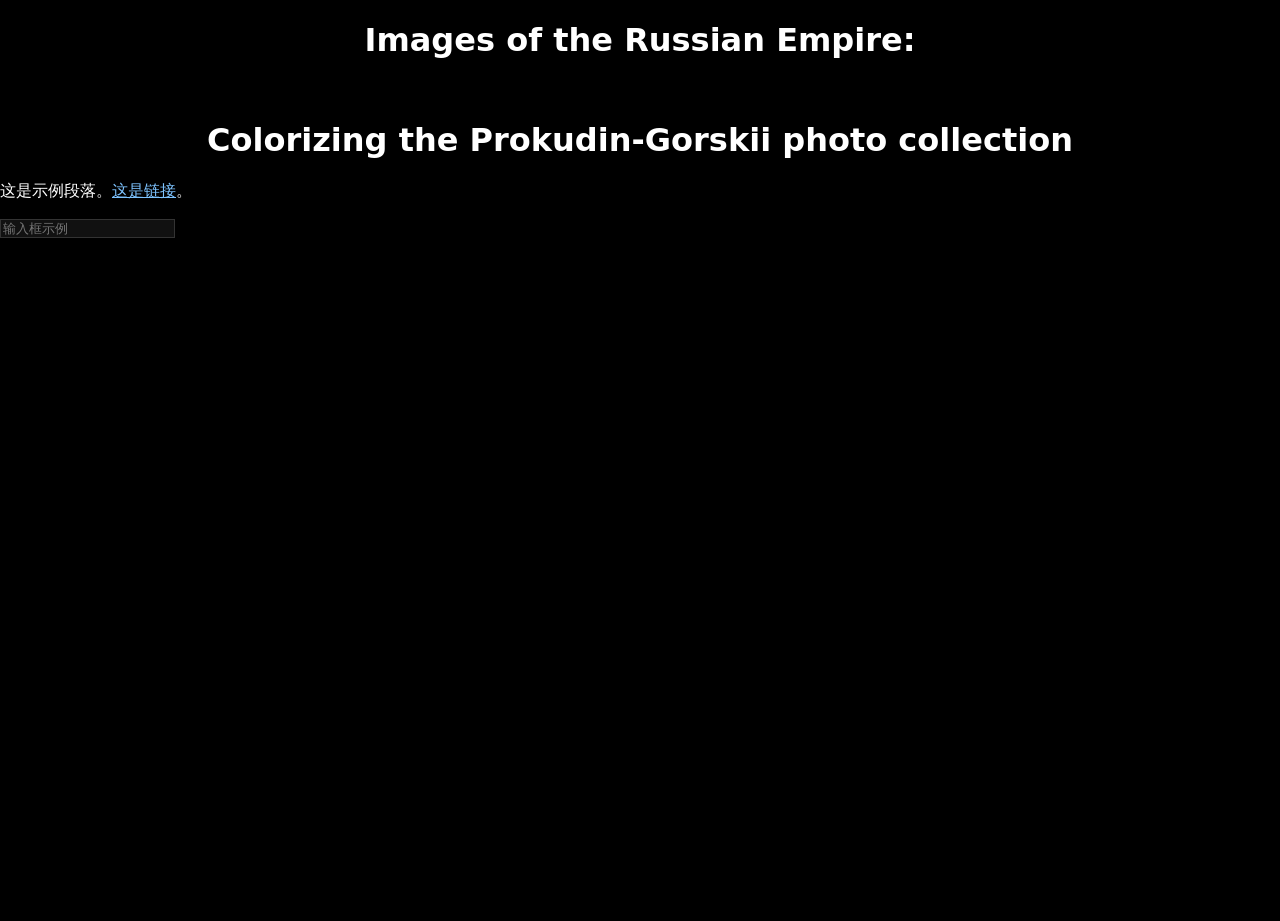
<file: Project1/Project1.html>
<!doctype html>
<head>
  <meta charset="utf-8" />
  <meta name="viewport" content="width=device-width,initial-scale=1" />
  <!-- 移动端地址栏也用深色 -->
  <meta name="theme-color" content="#000000" />
  <title>Black Theme</title>
  <style>
    html, body { height: 100%; }
    body {
      margin: 0;
      background: #000;       /* 全黑背景 */
      color: #fff;            /* 全局白色文字 */
      font-family: system-ui, -apple-system, "Segoe UI", Roboto, "Helvetica Neue", Arial, "Noto Sans", "PingFang SC", "Hiragino Sans GB", "Microsoft Yahei", sans-serif;
    }

    /* 链接与交互态 */
    a { color: #7dc3ff; }
    a:hover { color: #a8d7ff; }

    /* 表单/按钮：避免白底刺眼 */
    input, textarea, select, button {
      background: #111;
      color: #fff;
      border: 1px solid #333;
    }

    /* 分隔线/边框在黑底上更柔和 */
    hr, .border { border-color: #333; }

    /* 代码块/卡片等容器 */
    pre, code, .card {
      background: #111;
      color: #fff;
      border: 1px solid #333;
      border-radius: 8px;
      padding: .75rem;
    }

    h1 { 
        text-align: center; 
        }

  </style>
</head>
<body>
  <h1>Images of the Russian Empire:</h1><br>
  <h1>Colorizing the Prokudin-Gorskii photo collection</h1>

  <p>这是示例段落。<a href="#">这是链接</a>。</p>
  <input placeholder="输入框示例" />
</body>
</html>
</file>
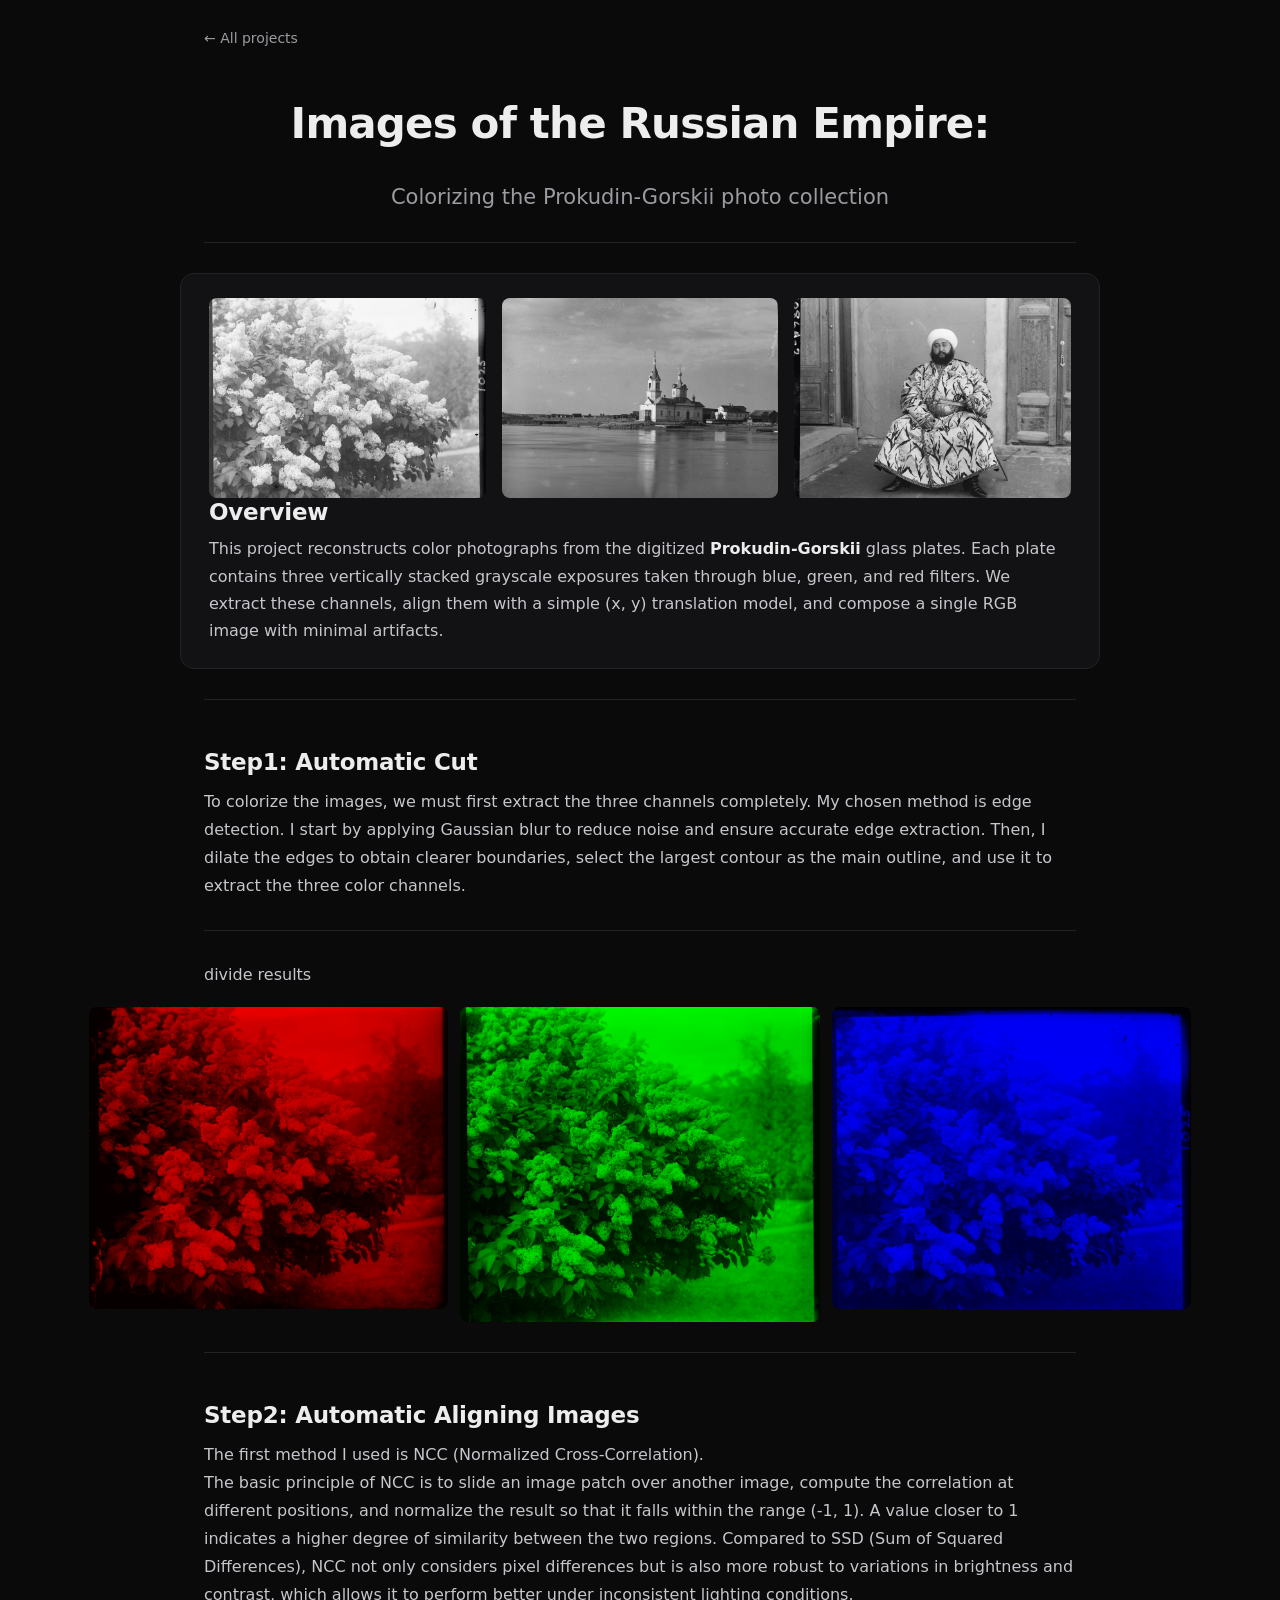
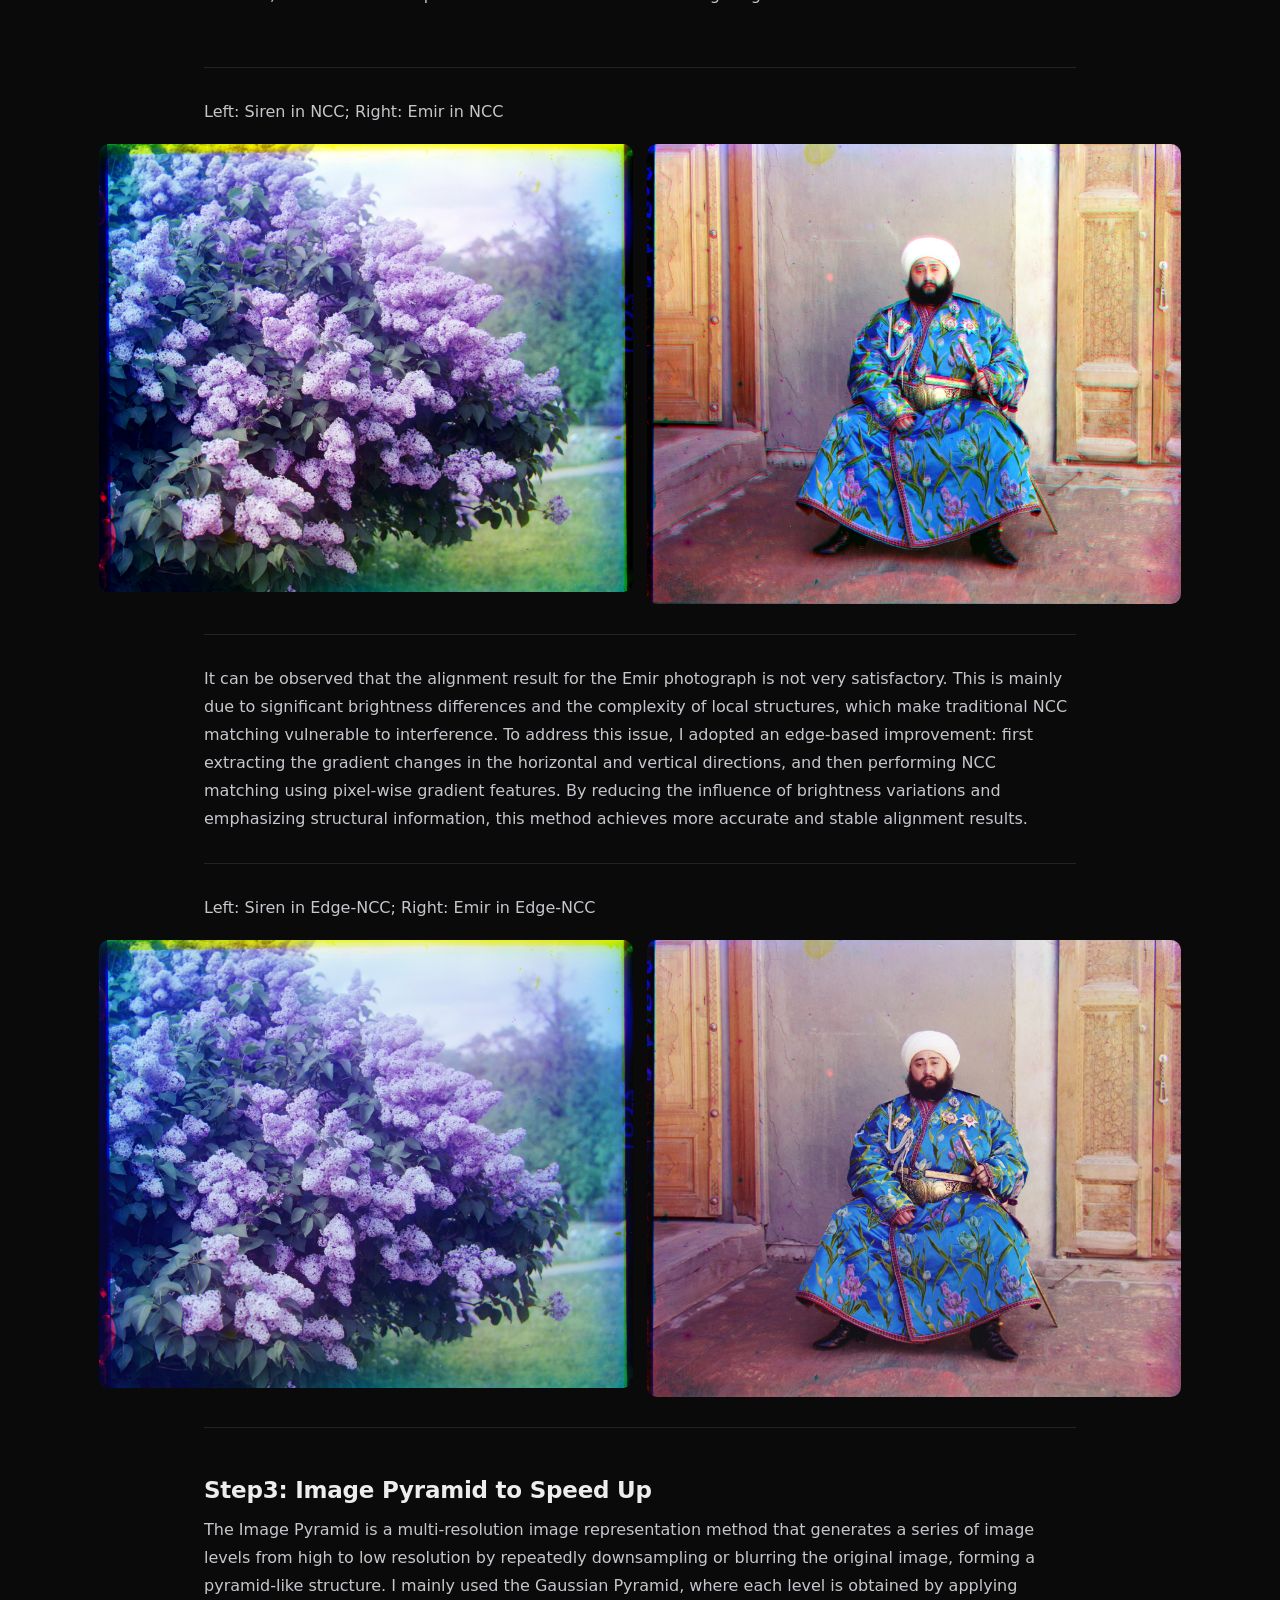
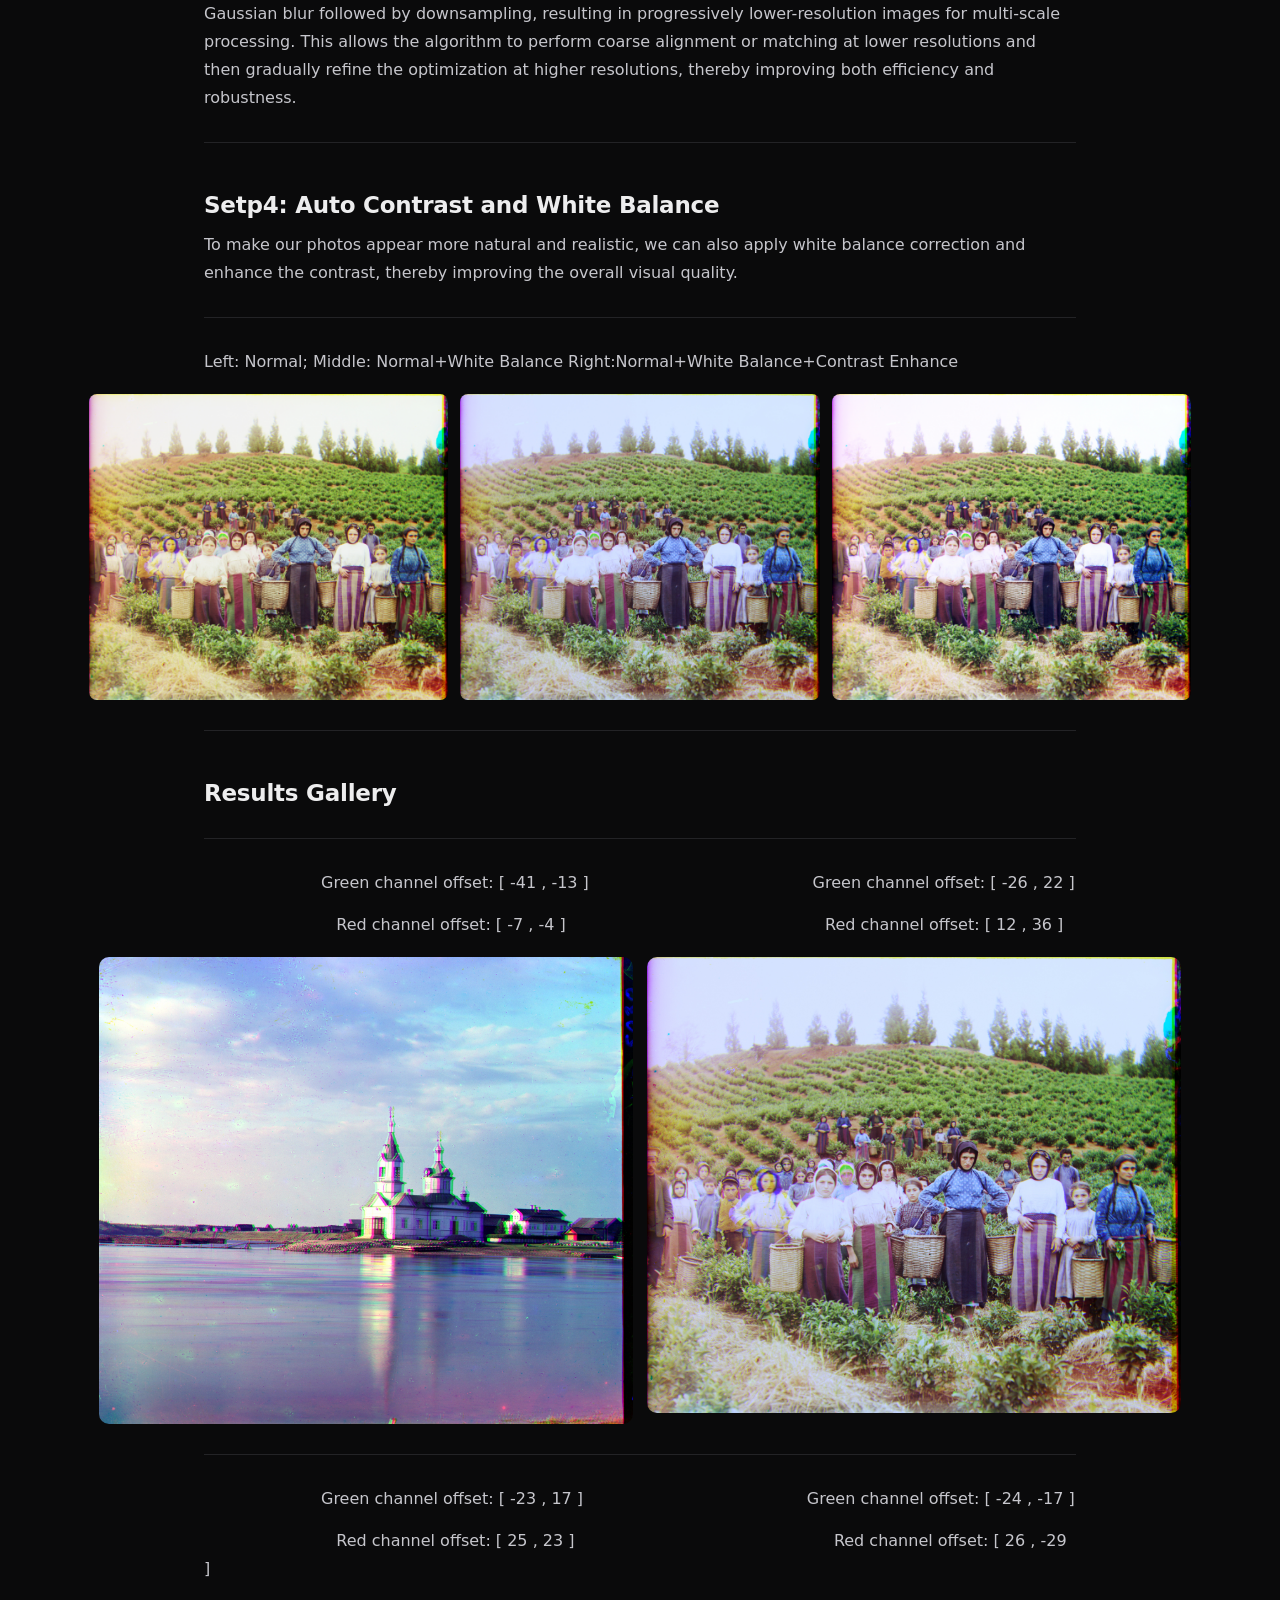
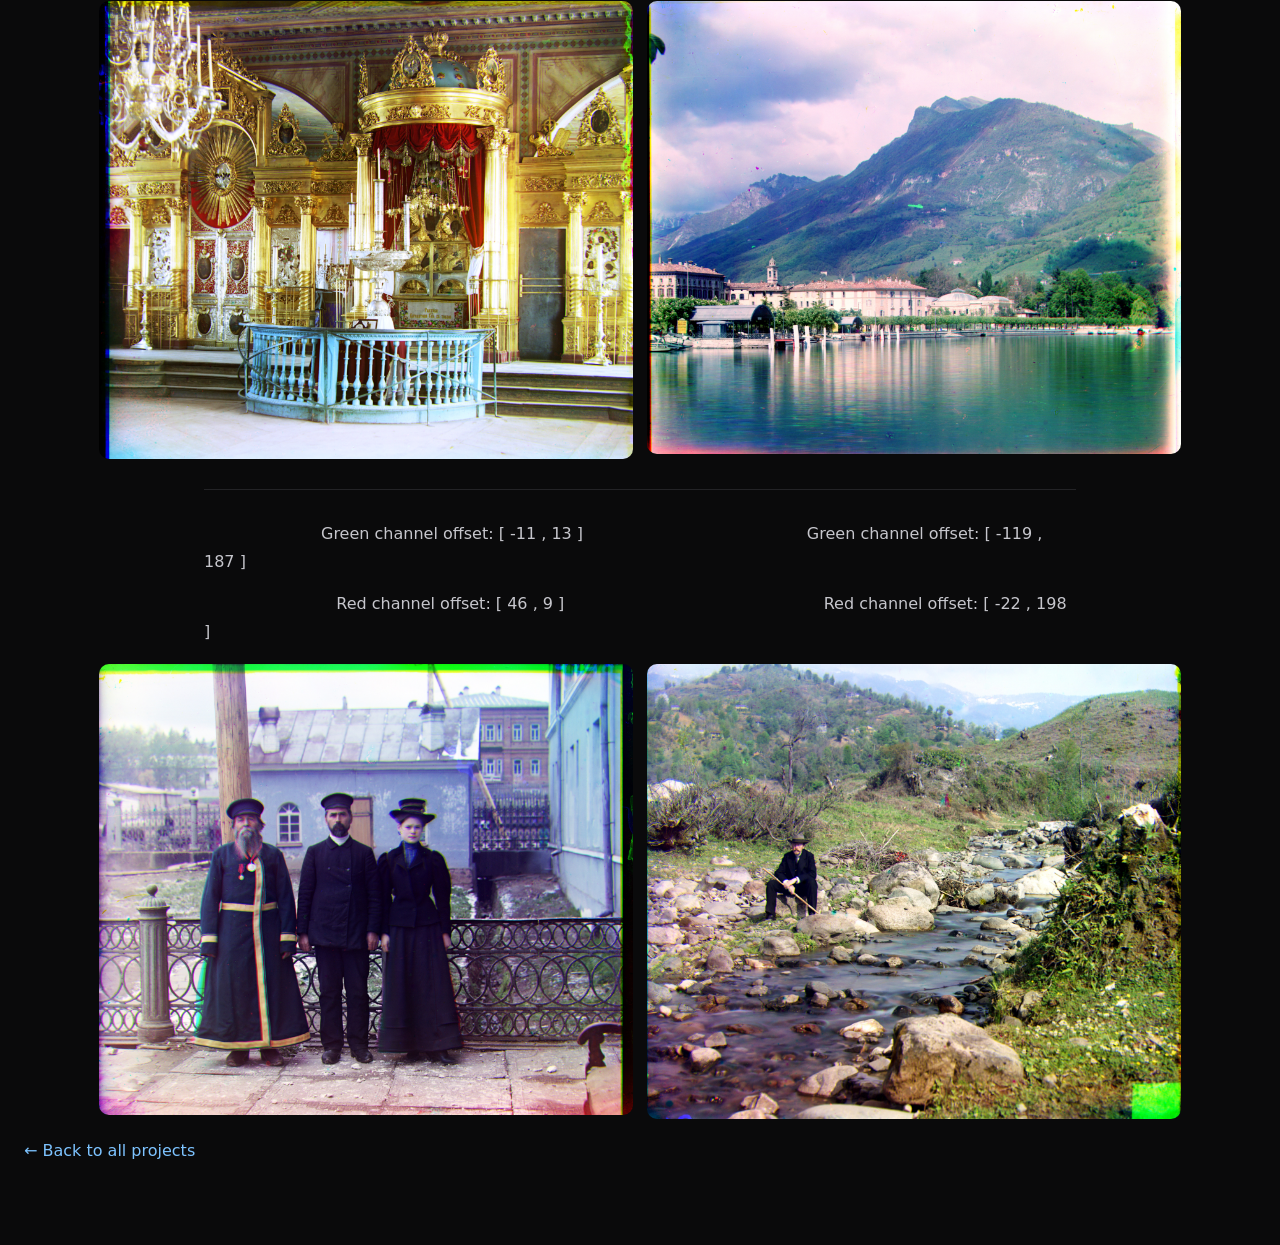
<file: Project1/project1.html>
<!doctype html>
<head>
  <meta charset="utf-8" />
  <meta name="viewport" content="width=device-width,initial-scale=1" />
  <!-- 移动端地址栏也用深色 -->
  <meta name="theme-color" content="#000000" />
  <title>Images of the Russian Empire · PinkFloid</title>
  <link rel="stylesheet" href="../assets/project.css" />
</head>
<body>
  <nav class="topnav"><a href="../index.html">&larr; All projects</a></nav>
  <h1>Images of the Russian Empire:</h1><br>
  <h2 class="subtitle">Colorizing the Prokudin-Gorskii photo collection</h2>

  <hr class="sep">
  <section class="card">
    <div style="display:flex; justify-content:center; gap:16px;">
    <img src="imgs/p1.jpg" alt="img1" 
         style="height:200px; flex:1; object-fit:cover; border-radius:8px;">
    <img src="imgs/p2.jpg" alt="img2" 
         style="height:200px; flex:1; object-fit:cover; border-radius:8px;">
    <img src="imgs/p3.jpg" alt="img3" 
         style="height:200px; flex:1; object-fit:cover; border-radius:8px;">
  </div>

  <h2 style="margin:0 0 .5rem 0;">Overview</h2>
  <p>
    This project reconstructs color photographs from the digitized
    <strong>Prokudin-Gorskii</strong> glass plates. Each plate contains three
    vertically stacked grayscale exposures taken through blue, green, and red
    filters. We extract these channels, align them with a simple (x, y)
    translation model, and compose a single RGB image with minimal artifacts.
  </p>
  </section>
  <hr class="sep">
  
  <h2 class="offset">Step1: Automatic Cut</h2>
  <p class="offset">
    To colorize the images, we must first extract the three channels completely. 
    My chosen method is edge detection.
    I start by applying Gaussian blur to reduce noise and ensure accurate edge extraction. 
    Then, I dilate the edges to obtain clearer boundaries, select the largest contour as the main outline, 
    and use it to extract the three color channels.
  </p>
  <!-- <hr class="sep">
  <p class="offset">
    code snip
  </p>
  <img src="imgs/code_divider.jpg" alt="Overview Image"
     style="width:80%; border-radius:8px; margin:0 auto 16px auto; display:block;"> -->


</div>
<hr class="sep">
<p class="offset">
    divide results
  </p>
  <div class="three-imgs">
  <img src="imgs/red_siren.jpg">
  <img src="imgs/green_siren.jpg">
  <img src="imgs/blue_siren.jpg">
</div>

<hr class="sep">
  
  <h2 class="offset">Step2: Automatic Aligning Images</h2>
  <p class="offset">
    
 The first method I used is </strong>NCC (Normalized Cross-Correlation)</strong>. <br>
 The basic principle of NCC is to slide an image patch over another image, 
 compute the correlation at different positions, 
 and normalize the result so that it falls within the range (-1, 1). 
 A value closer to 1 indicates a higher degree of similarity between the two regions. 
 Compared to </strong>SSD (Sum of Squared Differences)</strong>, 
 NCC not only considers pixel differences but is also more robust to variations in brightness and contrast, 
 which allows it to perform better under inconsistent lighting conditions. <br><br>

  </p>
  <hr class="sep">
  <p class="offset">
    Left: Siren in NCC; Right: Emir in NCC
  </p>
  <div class="two-imgs">
  <img src="imgs/cropped_siren.jpg">
  <img src="imgs/cropped_emir.jpg">
</div>

<hr class="sep">

<p class="offset">
    
 It can be observed that the alignment result for the Emir photograph is not very satisfactory. 
 This is mainly due to significant brightness differences and the complexity of local structures, 
 which make traditional NCC matching vulnerable to interference. 
 To address this issue, I adopted an edge-based improvement: 
 first extracting the gradient changes in the horizontal and vertical directions, 
 and then performing NCC matching using pixel-wise gradient features. 
 By reducing the influence of brightness variations and emphasizing structural information, 
 this method achieves more accurate and stable alignment results.

</p>

</p>
  <hr class="sep">
  <p class="offset">
    Left: Siren in Edge-NCC; Right: Emir in Edge-NCC
  </p>
  <div class="two-imgs">
  <img src="imgs/cropped_siren_edge.jpg">
  <img src="imgs/cropped_emir_edge.jpg">
</div>

<hr class="sep">
  
  <h2 class="offset">Step3: Image Pyramid to Speed Up</h2>
  <p class="offset">
    
 The Image Pyramid is a multi-resolution image representation method that 
 generates a series of image levels from high to low resolution by repeatedly downsampling or 
 blurring the original image, forming a pyramid-like structure. 
 I mainly used the Gaussian Pyramid, 
 where each level is obtained by applying Gaussian blur followed by downsampling, 
 resulting in progressively lower-resolution images for multi-scale processing. 
 This allows the algorithm to perform coarse alignment or matching at lower resolutions and 
 then gradually refine the optimization at higher resolutions, 
 thereby improving both efficiency and robustness.

  </p>
  <hr class="sep">

  <!-- </p>
  <div class="two-imgs-height">
  <img src="imgs/code_pyramid.jpg">
  <img src="imgs/pyramid.jpg">
</div> -->

<!-- <img src="imgs/pyramid.jpg" alt="Overview Image"
     style="width:80%; border-radius:8px; margin:0 auto 16px auto; display:block;"> -->

<!-- <hr class="sep"> -->

  
  <h2 class="offset">Setp4: Auto Contrast and White Balance</h2>
  <p class="offset">
    
  To make our photos appear more natural and realistic, 
  we can also apply white balance correction and enhance the contrast, 
  thereby improving the overall visual quality.

  </p>
  </p>
  <hr class="sep">
  <p class="offset">
    Left: Normal; Middle: Normal+White Balance Right:Normal+White Balance+Contrast Enhance
  </p>
  <div class="three-imgs">
  <img src="imgs/cropped_harvesters.jpg">
  <img src="imgs/cropped_harvesters_White.jpg">
  <img src="imgs/cropped_harvesters_White_contrast.jpg">
</div>


<hr class="sep">

  
  <h2 class="offset">Results Gallery</h2>

  </p>
  <hr class="sep">
  <p class="offset">
    &nbsp;&nbsp;&nbsp;&nbsp;&nbsp;&nbsp;&nbsp;&nbsp;&nbsp;&nbsp;&nbsp;&nbsp;&nbsp;&nbsp;&nbsp;&nbsp;
    &nbsp;&nbsp;&nbsp;&nbsp;&nbsp;
    Green channel offset: [ -41 , -13 ]
    &nbsp;&nbsp;&nbsp;&nbsp;&nbsp;&nbsp;&nbsp;&nbsp;&nbsp;&nbsp;&nbsp;&nbsp;&nbsp;&nbsp;&nbsp;&nbsp;&nbsp;
    &nbsp;&nbsp;&nbsp;&nbsp;&nbsp;&nbsp;&nbsp;&nbsp;&nbsp;&nbsp;&nbsp;&nbsp;&nbsp;&nbsp;&nbsp;&nbsp;&nbsp;
    &nbsp;&nbsp;&nbsp;&nbsp;&nbsp;&nbsp;
    Green channel offset: [ -26 , 22 ]
  </p>
  </p>
  <p class="offset">
    &nbsp;&nbsp;&nbsp;&nbsp;&nbsp;&nbsp;&nbsp;&nbsp;&nbsp;&nbsp;&nbsp;&nbsp;&nbsp;&nbsp;&nbsp;&nbsp;
    &nbsp;&nbsp;&nbsp;&nbsp;&nbsp;&nbsp;&nbsp;&nbsp;
    Red channel offset: [ -7 , -4 ]
    &nbsp;&nbsp;&nbsp;&nbsp;&nbsp;&nbsp;&nbsp;&nbsp;&nbsp;&nbsp;&nbsp;&nbsp;&nbsp;&nbsp;&nbsp;&nbsp;&nbsp;
    &nbsp;&nbsp;&nbsp;&nbsp;&nbsp;&nbsp;&nbsp;&nbsp;&nbsp;&nbsp;&nbsp;&nbsp;&nbsp;&nbsp;&nbsp;&nbsp;&nbsp;
    &nbsp;&nbsp;&nbsp;&nbsp;&nbsp;&nbsp;&nbsp;&nbsp;&nbsp;&nbsp;&nbsp;&nbsp;&nbsp;
    Red channel offset: [ 12 , 36 ]
  </p>
  <div class="two-imgs">
  <img src="imgs/cropped_church.jpg">
  <img src="imgs/cropped_harvesters_White.jpg">
</div>
<hr class="sep">

<p class="offset">
    &nbsp;&nbsp;&nbsp;&nbsp;&nbsp;&nbsp;&nbsp;&nbsp;&nbsp;&nbsp;&nbsp;&nbsp;&nbsp;&nbsp;&nbsp;&nbsp;
    &nbsp;&nbsp;&nbsp;&nbsp;&nbsp;
    Green channel offset: [ -23 , 17 ]
    &nbsp;&nbsp;&nbsp;&nbsp;&nbsp;&nbsp;&nbsp;&nbsp;&nbsp;&nbsp;&nbsp;&nbsp;&nbsp;&nbsp;&nbsp;&nbsp;&nbsp;
    &nbsp;&nbsp;&nbsp;&nbsp;&nbsp;&nbsp;&nbsp;&nbsp;&nbsp;&nbsp;&nbsp;&nbsp;&nbsp;&nbsp;&nbsp;&nbsp;&nbsp;
    &nbsp;&nbsp;&nbsp;&nbsp;&nbsp;&nbsp;
    Green channel offset: [ -24 , -17 ]
  </p>
  </p>
  <p class="offset">
    &nbsp;&nbsp;&nbsp;&nbsp;&nbsp;&nbsp;&nbsp;&nbsp;&nbsp;&nbsp;&nbsp;&nbsp;&nbsp;&nbsp;&nbsp;&nbsp;
    &nbsp;&nbsp;&nbsp;&nbsp;&nbsp;&nbsp;&nbsp;&nbsp;
    Red channel offset: [ 25 , 23 ]
    &nbsp;&nbsp;&nbsp;&nbsp;&nbsp;&nbsp;&nbsp;&nbsp;&nbsp;&nbsp;&nbsp;&nbsp;&nbsp;&nbsp;&nbsp;&nbsp;&nbsp;
    &nbsp;&nbsp;&nbsp;&nbsp;&nbsp;&nbsp;&nbsp;&nbsp;&nbsp;&nbsp;&nbsp;&nbsp;&nbsp;&nbsp;&nbsp;&nbsp;&nbsp;
    &nbsp;&nbsp;&nbsp;&nbsp;&nbsp;&nbsp;&nbsp;&nbsp;&nbsp;&nbsp;&nbsp;&nbsp;&nbsp;
    Red channel offset: [ 26 , -29 ]
  </p>
  <div class="two-imgs">
  <img src="imgs/cropped_icon.jpg">
  <img src="imgs/cropped_lugano.jpg">
</div>

<hr class="sep">
<p class="offset">
    &nbsp;&nbsp;&nbsp;&nbsp;&nbsp;&nbsp;&nbsp;&nbsp;&nbsp;&nbsp;&nbsp;&nbsp;&nbsp;&nbsp;&nbsp;&nbsp;
    &nbsp;&nbsp;&nbsp;&nbsp;&nbsp;
    Green channel offset: [ -11 , 13 ]
    &nbsp;&nbsp;&nbsp;&nbsp;&nbsp;&nbsp;&nbsp;&nbsp;&nbsp;&nbsp;&nbsp;&nbsp;&nbsp;&nbsp;&nbsp;&nbsp;&nbsp;
    &nbsp;&nbsp;&nbsp;&nbsp;&nbsp;&nbsp;&nbsp;&nbsp;&nbsp;&nbsp;&nbsp;&nbsp;&nbsp;&nbsp;&nbsp;&nbsp;&nbsp;
    &nbsp;&nbsp;&nbsp;&nbsp;&nbsp;&nbsp;
    Green channel offset: [ -119 , 187 ]
  </p>
  </p>
  <p class="offset">
    &nbsp;&nbsp;&nbsp;&nbsp;&nbsp;&nbsp;&nbsp;&nbsp;&nbsp;&nbsp;&nbsp;&nbsp;&nbsp;&nbsp;&nbsp;&nbsp;
    &nbsp;&nbsp;&nbsp;&nbsp;&nbsp;&nbsp;&nbsp;&nbsp;
    Red channel offset: [ 46 , 9 ]
    &nbsp;&nbsp;&nbsp;&nbsp;&nbsp;&nbsp;&nbsp;&nbsp;&nbsp;&nbsp;&nbsp;&nbsp;&nbsp;&nbsp;&nbsp;&nbsp;&nbsp;
    &nbsp;&nbsp;&nbsp;&nbsp;&nbsp;&nbsp;&nbsp;&nbsp;&nbsp;&nbsp;&nbsp;&nbsp;&nbsp;&nbsp;&nbsp;&nbsp;&nbsp;
    &nbsp;&nbsp;&nbsp;&nbsp;&nbsp;&nbsp;&nbsp;&nbsp;&nbsp;&nbsp;&nbsp;&nbsp;&nbsp;
    Red channel offset: [ -22 , 198 ]
  </p>
  <div class="two-imgs">
  <img src="imgs/cropped_three_generations.jpg">
  <img src="imgs/cropped_self_portrait.jpg">
</div>


<a href="../index.html" class="offset">&larr; Back to all projects</a>
    
</body>
</html>
</file>
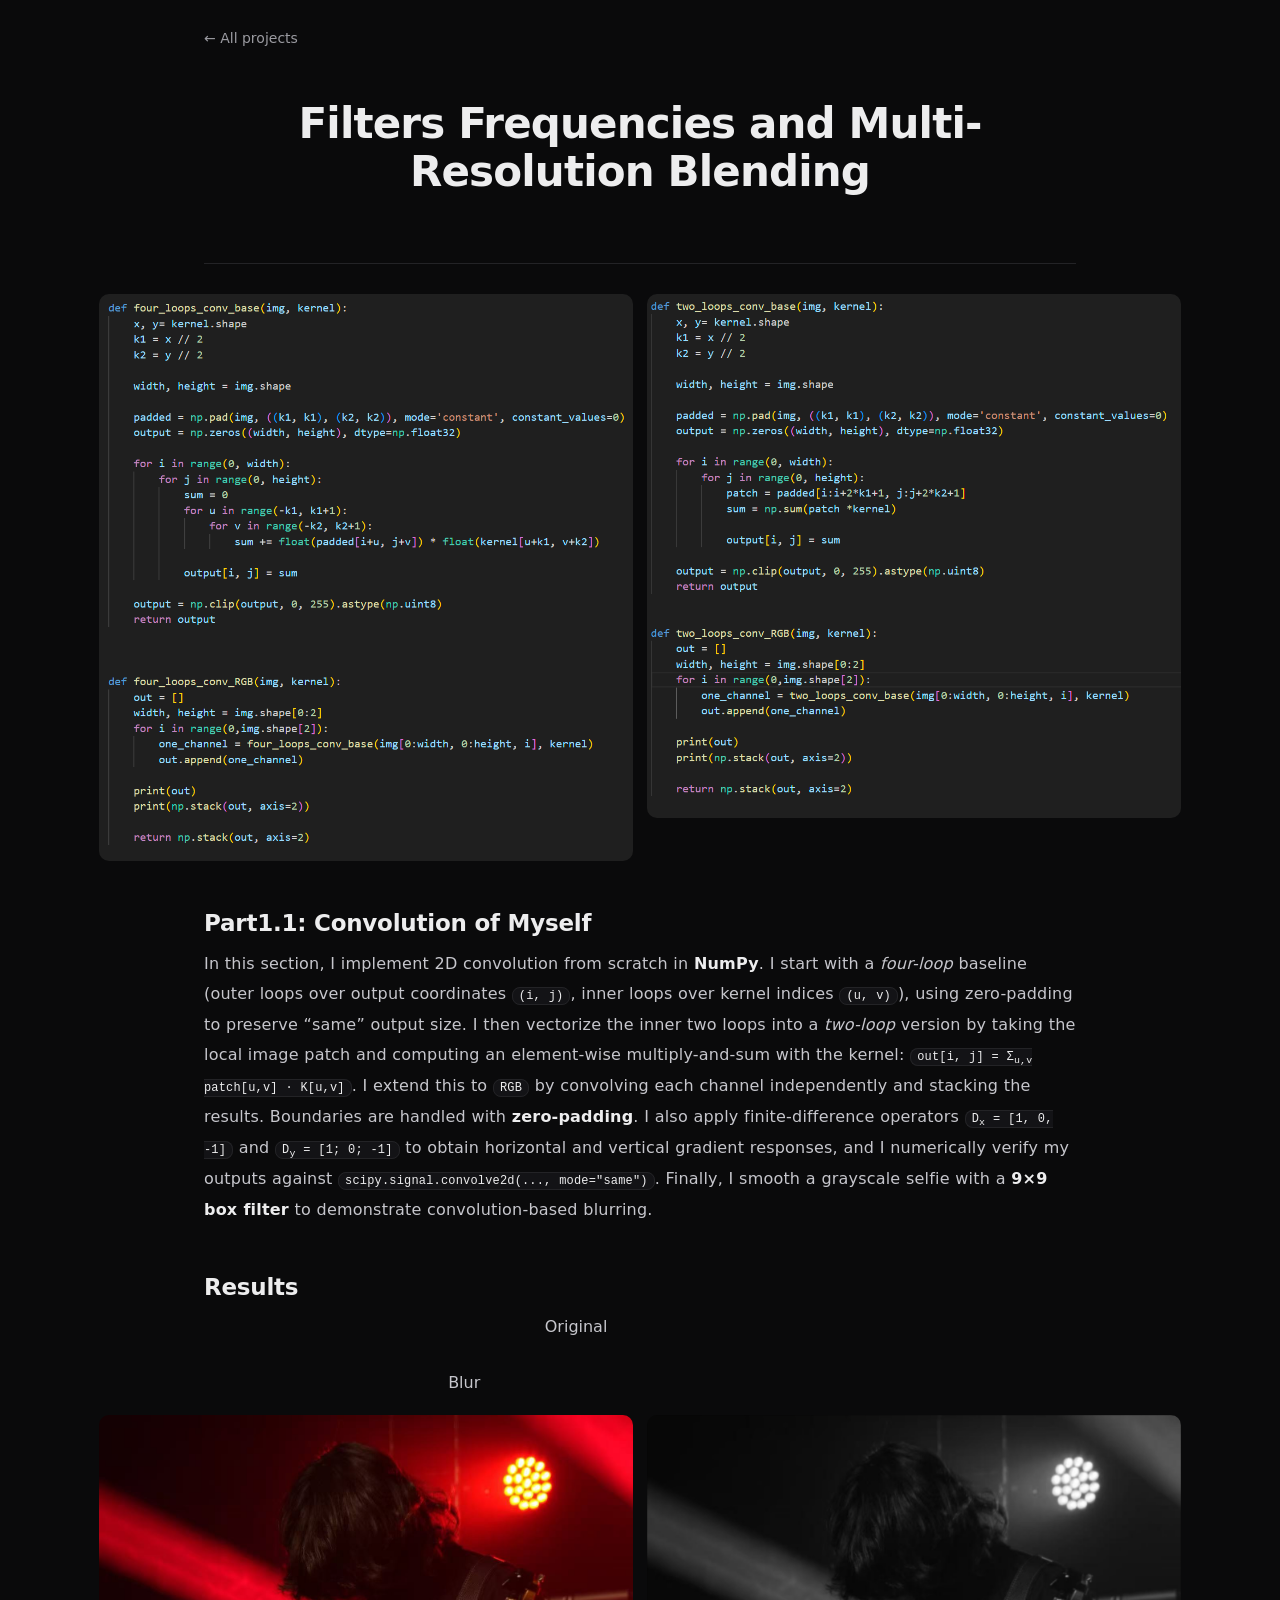
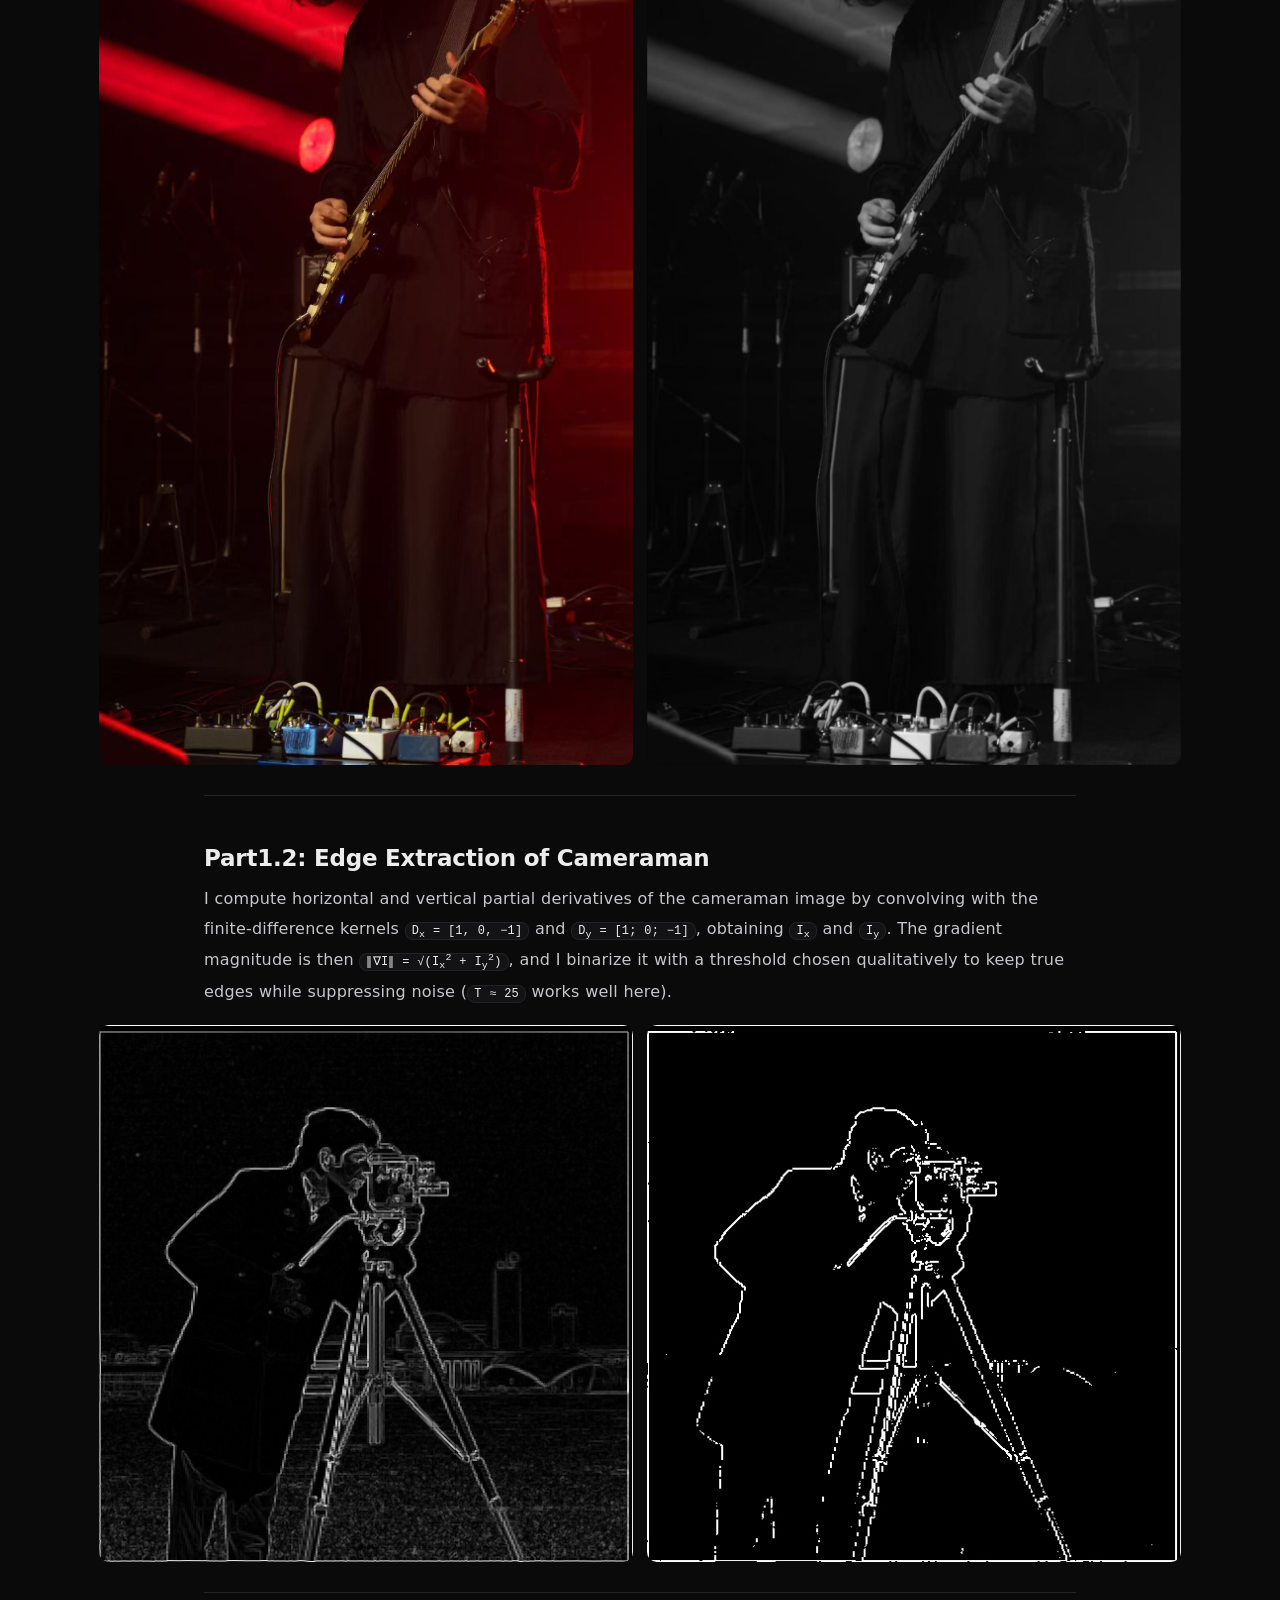
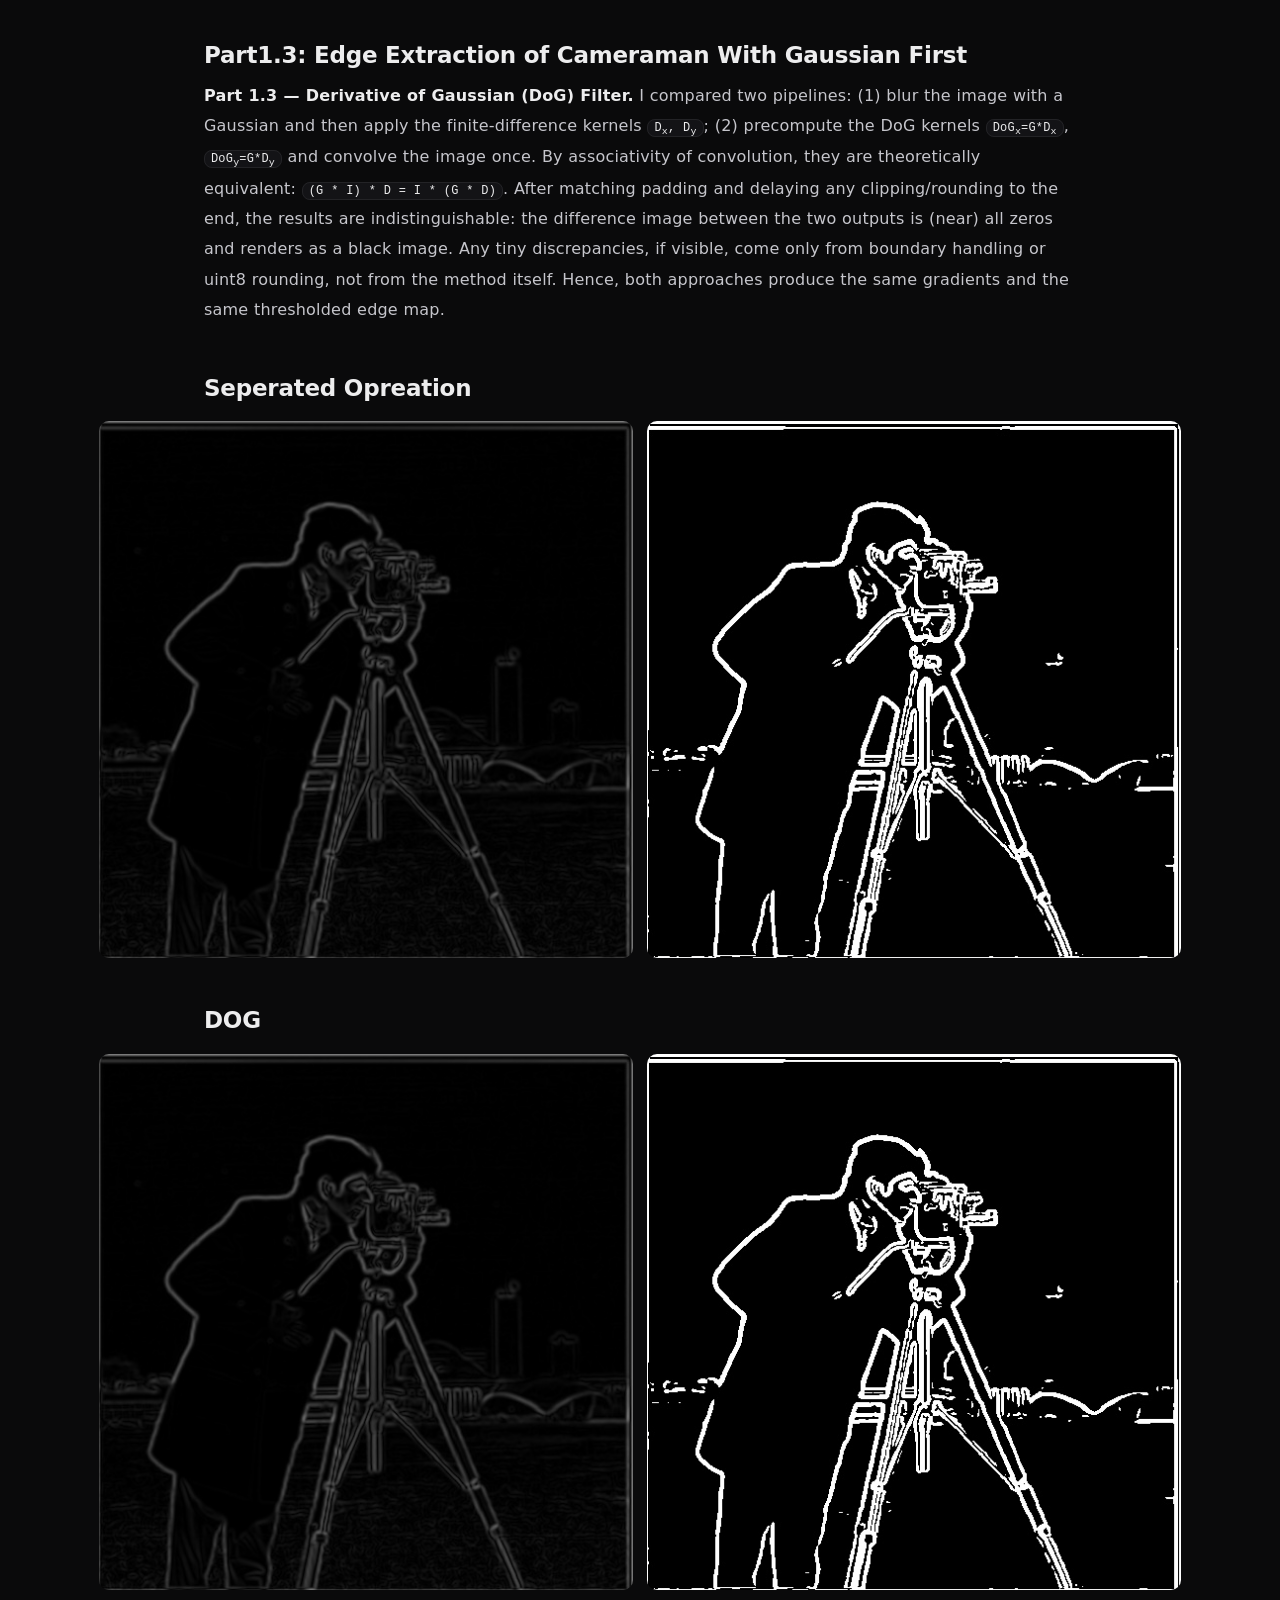
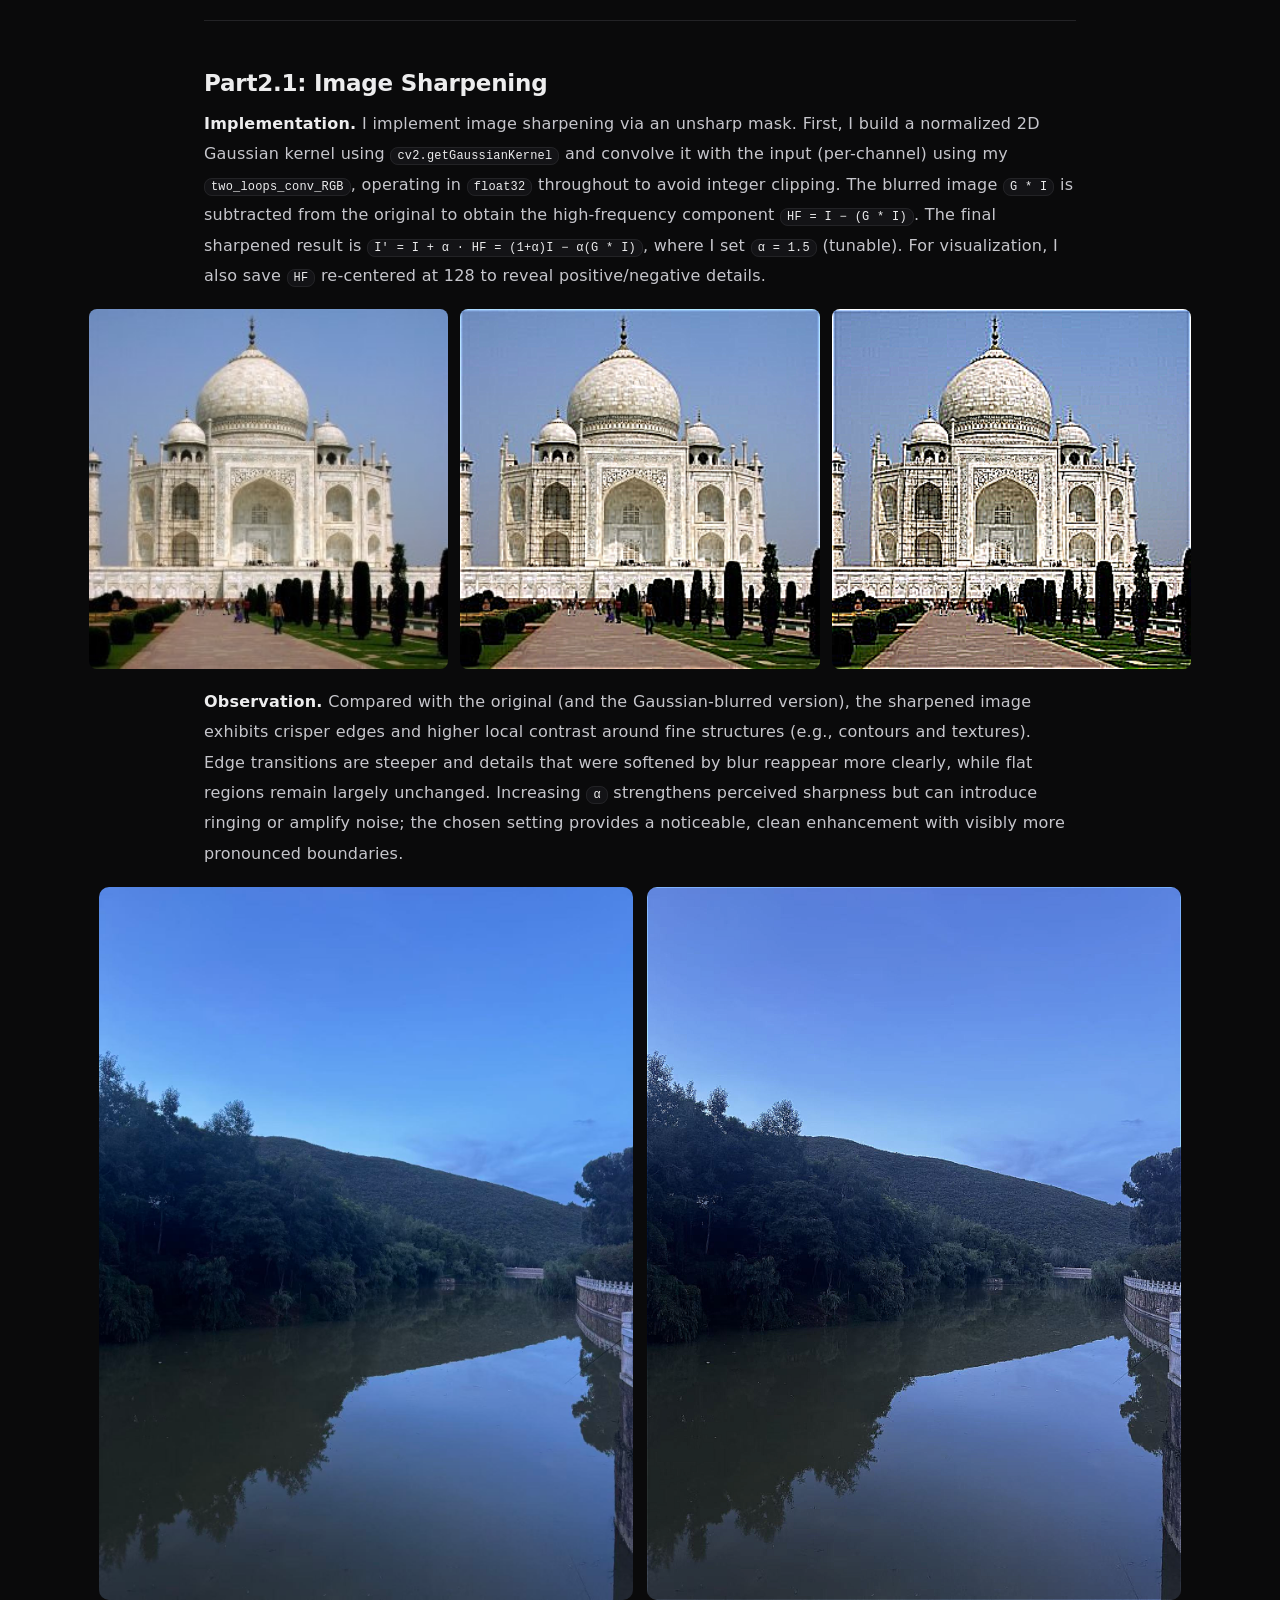
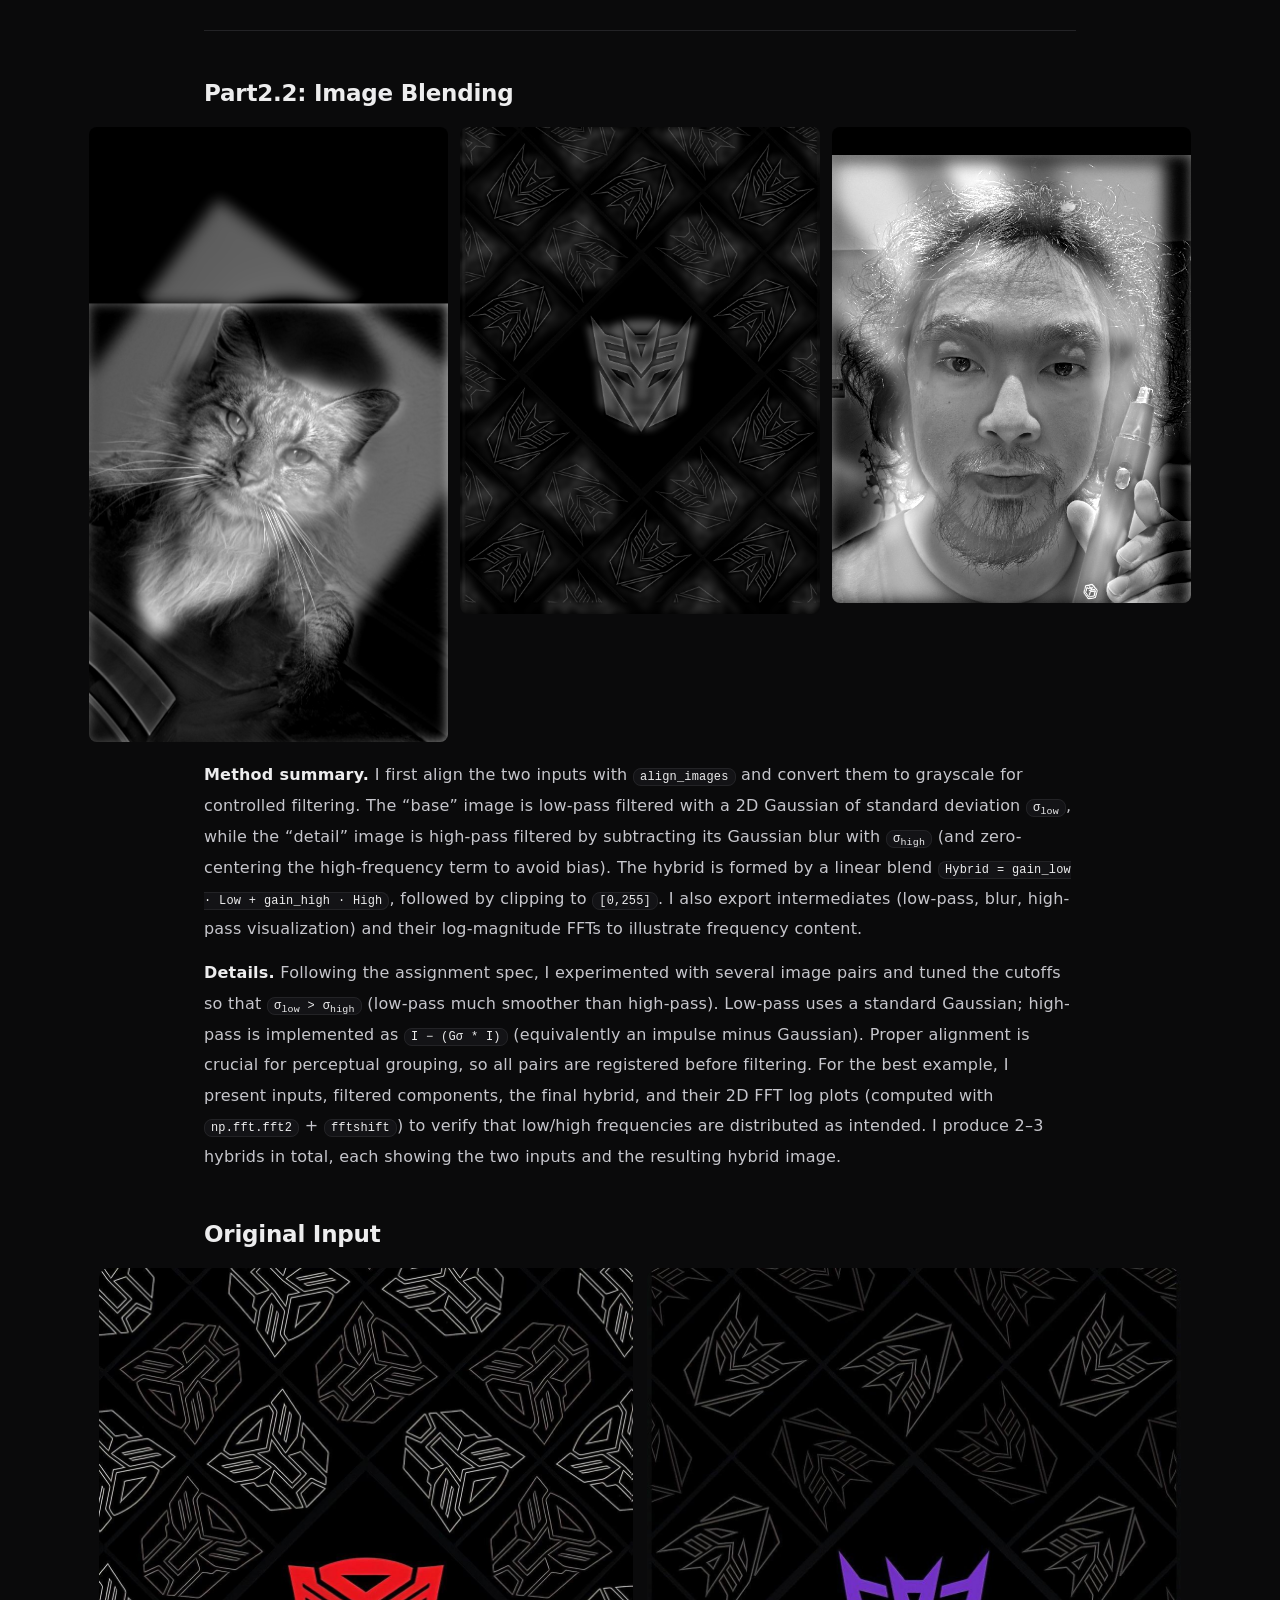
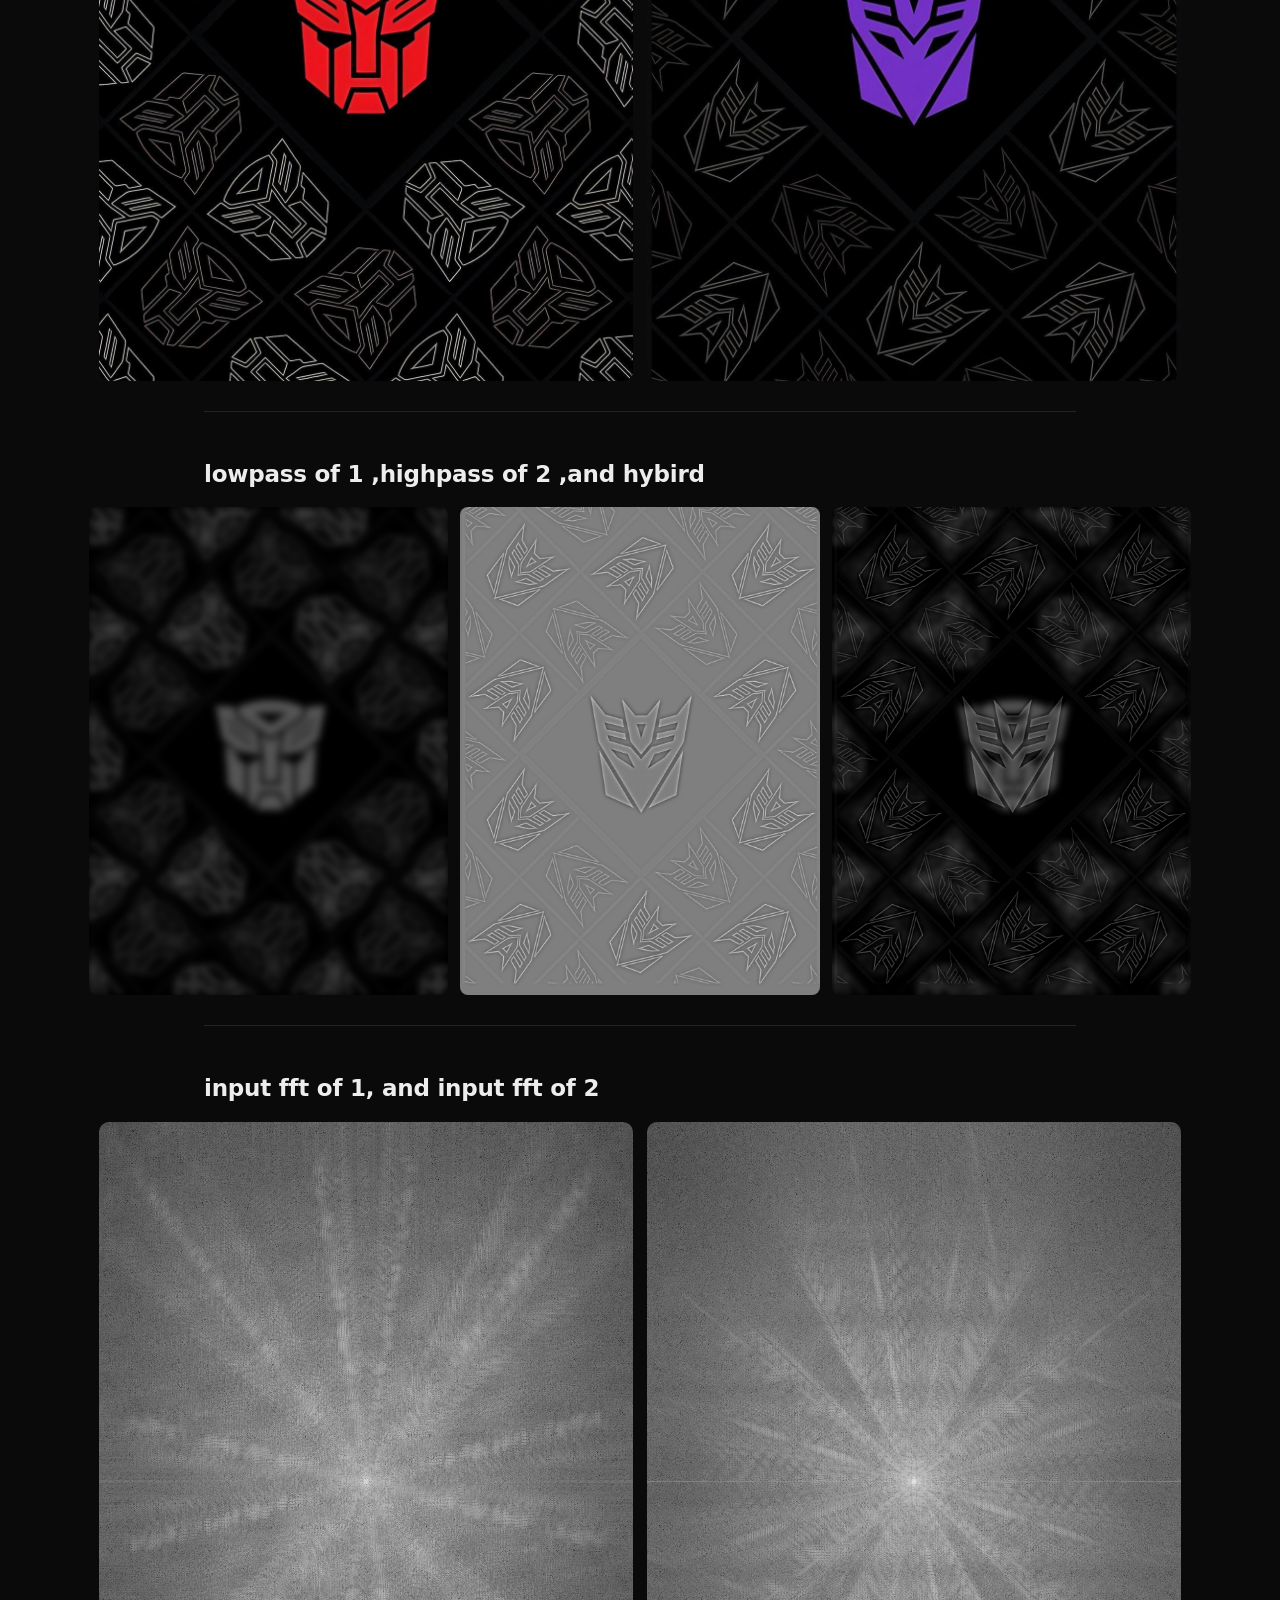
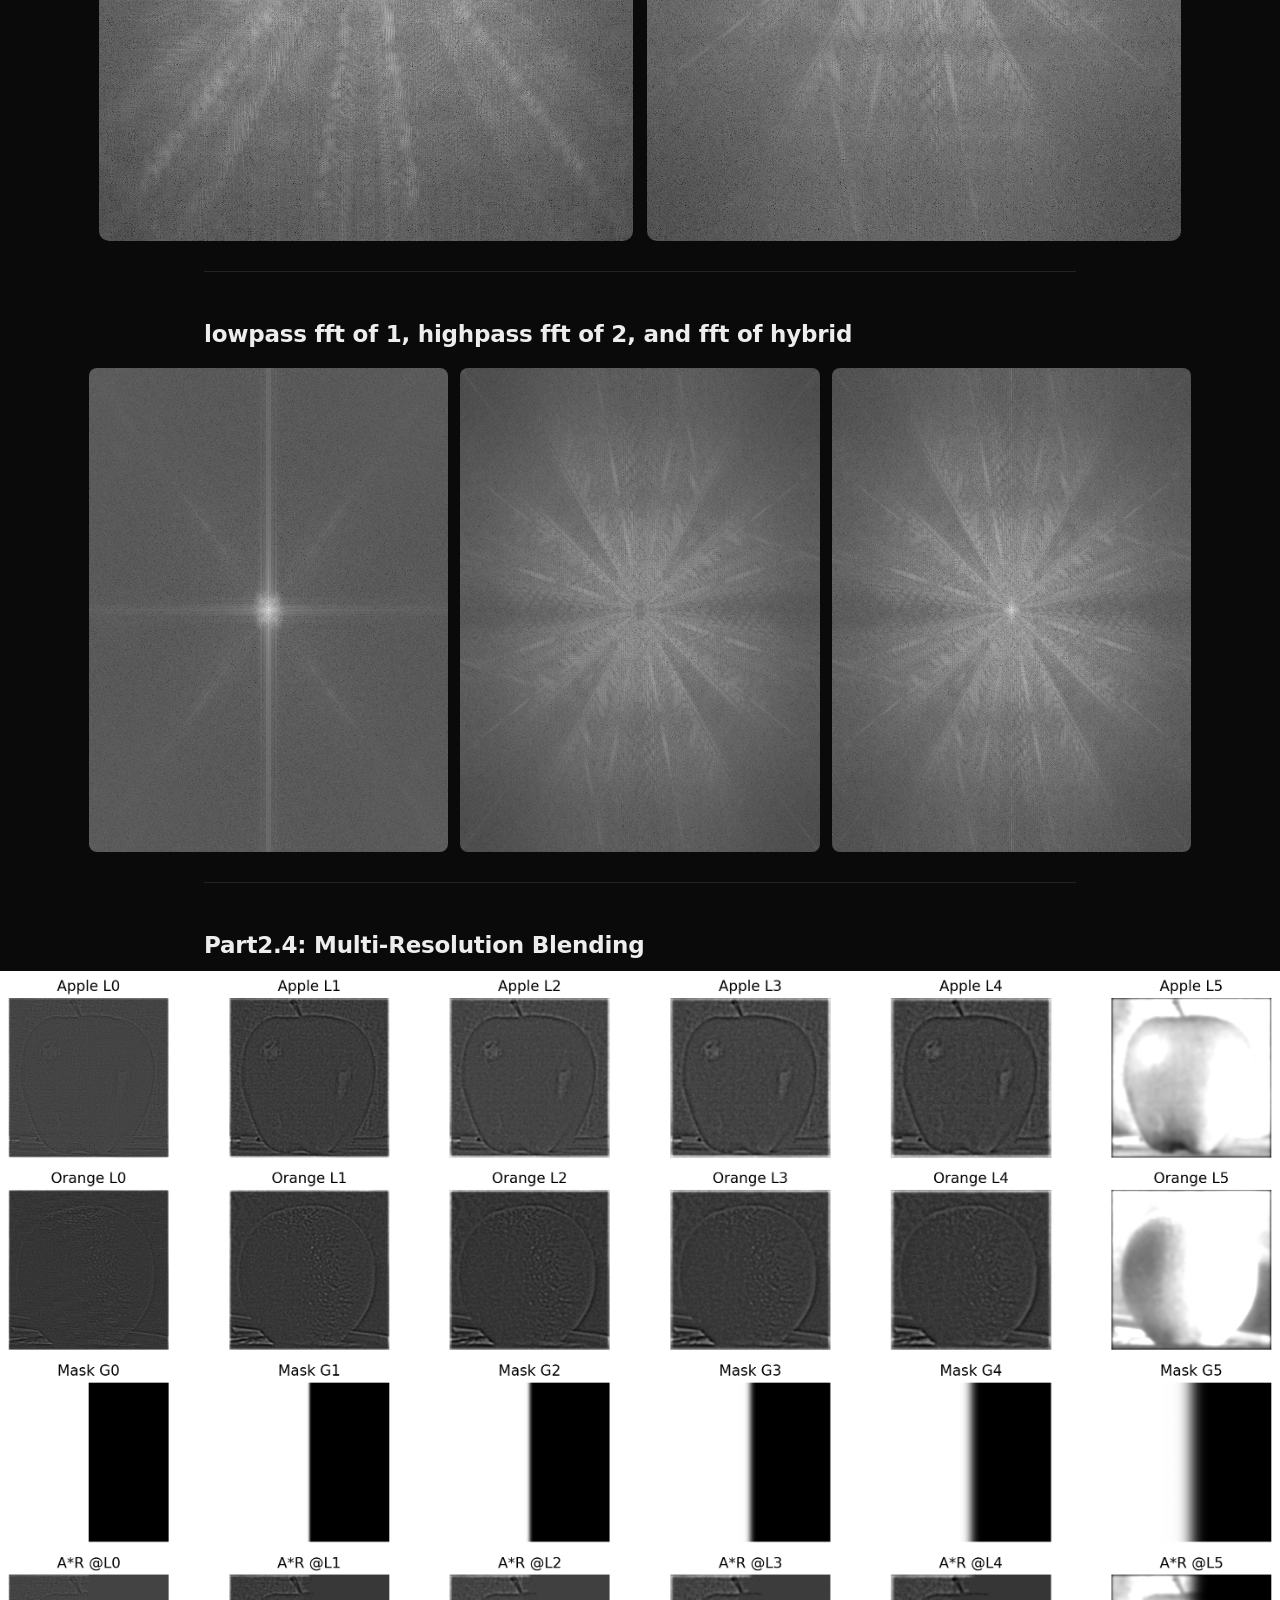
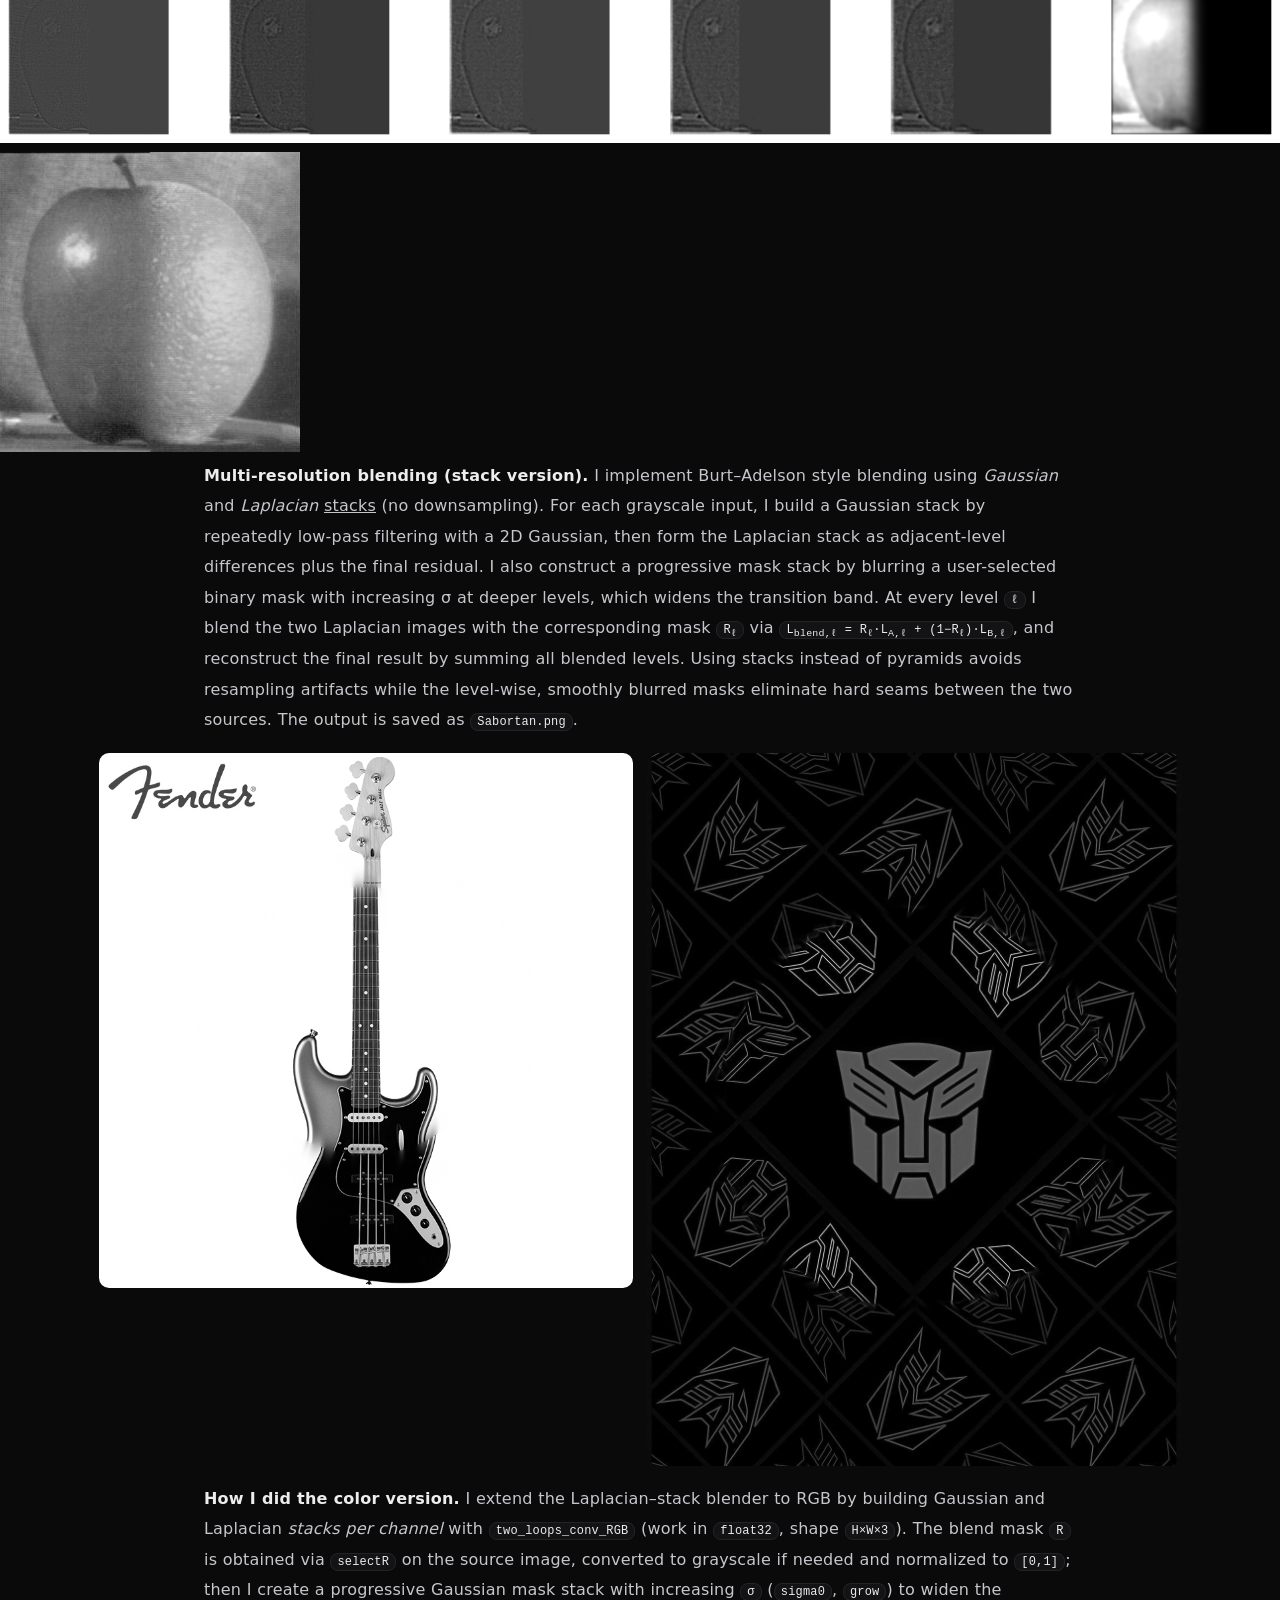
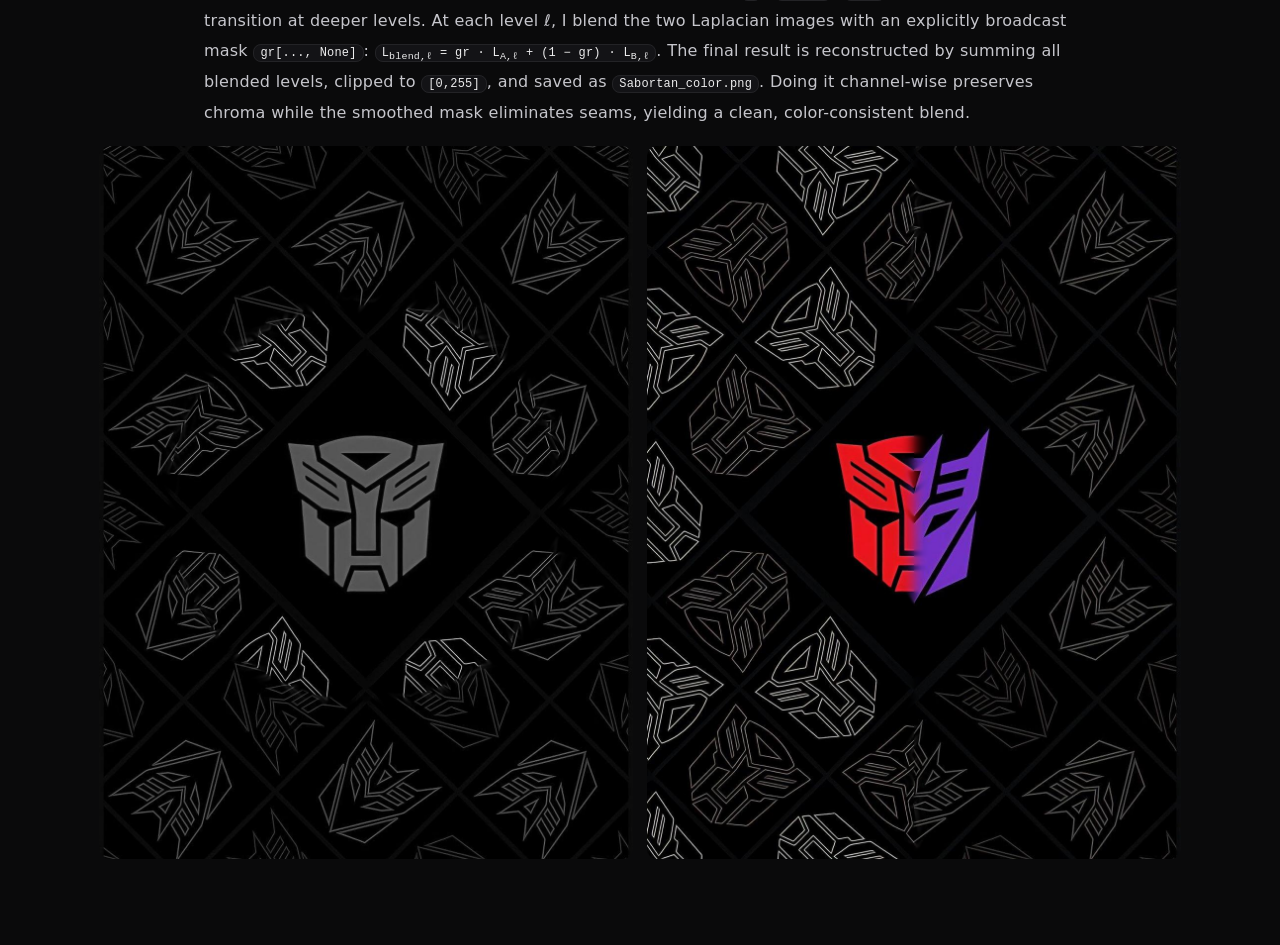
<file: Project2/project2.html>
<!doctype html>
<head>
  <meta charset="utf-8" />
  <meta name="viewport" content="width=device-width,initial-scale=1" />
  <!-- 移动端地址栏也用深色 -->
  <meta name="theme-color" content="#000000" />
  <title>Filters, Frequencies & Blending · PinkFloid</title>
  <link rel="stylesheet" href="../assets/project.css" />
</head>
<body>
  <nav class="topnav"><a href="../index.html">&larr; All projects</a></nav>
    <h1>Filters Frequencies and Multi-Resolution Blending</h1><br>

     <hr class="sep">
<div class="two-imgs-height">
  <img src="imgs/four_conv.png">
  <img src="imgs/two_conv.png">
</div>
  
  <h2 class="offset">Part1.1: Convolution of Myself</h2>
  <p class="offset" style="letter-spacing:0.2px; word-spacing:0.3px; line-height:1.9;">
  In this section, I implement 2D convolution from scratch in <strong>NumPy</strong>. I start with a <em>four-loop</em> baseline (outer loops over output coordinates <code>(i, j)</code>, inner loops over kernel indices <code>(u, v)</code>), using zero-padding to preserve “same” output size. I then vectorize the inner two loops into a <em>two-loop</em> version by taking the local image patch and computing an element-wise multiply-and-sum with the kernel:
  <code>out[i, j] = &Sigma;<sub>u,v</sub> patch[u,v] &middot; K[u,v]</code>. I extend this to <code>RGB</code> by convolving each channel independently and stacking the results. Boundaries are handled with <strong>zero-padding</strong>. I also apply finite-difference operators <code>D<sub>x</sub> = [1, 0, -1]</code> and <code>D<sub>y</sub> = [1; 0; -1]</code> to obtain horizontal and vertical gradient responses, and I numerically verify my outputs against <code>scipy.signal.convolve2d(..., mode="same")</code>. Finally, I smooth a grayscale selfie with a <strong>9×9 box filter</strong> to demonstrate convolution-based blurring.

  <h2 class="offset">Results</h2>
  <p class="offset">
    &nbsp;&nbsp;&nbsp;&nbsp;&nbsp;&nbsp;&nbsp;&nbsp;&nbsp;&nbsp;&nbsp;&nbsp;&nbsp;&nbsp;&nbsp;&nbsp;
    &nbsp;&nbsp;&nbsp;&nbsp;&nbsp;&nbsp;&nbsp;&nbsp;&nbsp;&nbsp;&nbsp;
    &nbsp;&nbsp;&nbsp;&nbsp;&nbsp;&nbsp;&nbsp;&nbsp;&nbsp;&nbsp;&nbsp;&nbsp;&nbsp;&nbsp;&nbsp;&nbsp;
    &nbsp;&nbsp;&nbsp;&nbsp;&nbsp;&nbsp;&nbsp;&nbsp;&nbsp;&nbsp;&nbsp;&nbsp;&nbsp;&nbsp;&nbsp;&nbsp;&nbsp;&nbsp;&nbsp;&nbsp;
    Original
    &nbsp;&nbsp;&nbsp;&nbsp;&nbsp;&nbsp;&nbsp;&nbsp;&nbsp;&nbsp;&nbsp;&nbsp;&nbsp;&nbsp;&nbsp;&nbsp;&nbsp;
    &nbsp;&nbsp;&nbsp;&nbsp;&nbsp;&nbsp;&nbsp;&nbsp;&nbsp;&nbsp;
    &nbsp;&nbsp;&nbsp;&nbsp;&nbsp;&nbsp;&nbsp;&nbsp;&nbsp;&nbsp;&nbsp;&nbsp;&nbsp;&nbsp;&nbsp;&nbsp;&nbsp;&nbsp;&nbsp;&nbsp;&nbsp;&nbsp;&nbsp;
    &nbsp;&nbsp;&nbsp;&nbsp;&nbsp;&nbsp;&nbsp;&nbsp;&nbsp;&nbsp;&nbsp;&nbsp;
    &nbsp;&nbsp;&nbsp;&nbsp;&nbsp;&nbsp;&nbsp;&nbsp;&nbsp;&nbsp;&nbsp;&nbsp;&nbsp;&nbsp;&nbsp;&nbsp;&nbsp;
    &nbsp;&nbsp;&nbsp;&nbsp;&nbsp;&nbsp;&nbsp;&nbsp;&nbsp;&nbsp;
    &nbsp;&nbsp;&nbsp;&nbsp;&nbsp;&nbsp;&nbsp;&nbsp;&nbsp;&nbsp;&nbsp;&nbsp;&nbsp;&nbsp;&nbsp;&nbsp;&nbsp;&nbsp;&nbsp;&nbsp;&nbsp;&nbsp;&nbsp;
    &nbsp;&nbsp;&nbsp;&nbsp;&nbsp;&nbsp;&nbsp;&nbsp;&nbsp;&nbsp;&nbsp;&nbsp;
    &nbsp;&nbsp;&nbsp;&nbsp;&nbsp;&nbsp;&nbsp;&nbsp;&nbsp;&nbsp;&nbsp;&nbsp;&nbsp;&nbsp;&nbsp;&nbsp;&nbsp;
    &nbsp;&nbsp;&nbsp;&nbsp;&nbsp;&nbsp;&nbsp;&nbsp;&nbsp;&nbsp;
    &nbsp;&nbsp;&nbsp;&nbsp;&nbsp;&nbsp;&nbsp;&nbsp;&nbsp;&nbsp;&nbsp;&nbsp;&nbsp;&nbsp;&nbsp;&nbsp;&nbsp;&nbsp;&nbsp;&nbsp;&nbsp;&nbsp;&nbsp;
    &nbsp;&nbsp;&nbsp;&nbsp;&nbsp;&nbsp;&nbsp;&nbsp;&nbsp;&nbsp;&nbsp;&nbsp;
    &nbsp;&nbsp;&nbsp;&nbsp;&nbsp;&nbsp;&nbsp;&nbsp;&nbsp;&nbsp;&nbsp;&nbsp;&nbsp;&nbsp;&nbsp;&nbsp;&nbsp;&nbsp;&nbsp;&nbsp;&nbsp;&nbsp;&nbsp;
    &nbsp;&nbsp;&nbsp;&nbsp;&nbsp;&nbsp;&nbsp;&nbsp;&nbsp;&nbsp;&nbsp;&nbsp;
    &nbsp;&nbsp;&nbsp;&nbsp;&nbsp;&nbsp;&nbsp;&nbsp;&nbsp;&nbsp;&nbsp;&nbsp;&nbsp;&nbsp;&nbsp;&nbsp;&nbsp;
    &nbsp;&nbsp;&nbsp;&nbsp;&nbsp;&nbsp;&nbsp;&nbsp;&nbsp;&nbsp;
    &nbsp;&nbsp;&nbsp;&nbsp;&nbsp;&nbsp;&nbsp;&nbsp;&nbsp;&nbsp;&nbsp;&nbsp;&nbsp;&nbsp;&nbsp;&nbsp;&nbsp;&nbsp;&nbsp;&nbsp;&nbsp;&nbsp;&nbsp;
    &nbsp;&nbsp;&nbsp;&nbsp;&nbsp;&nbsp;&nbsp;&nbsp;&nbsp;&nbsp;&nbsp;&nbsp;
    Blur
  </p>
  <div class="two-imgs-high-quality">
  <img src="imgs/myself.jpg">
  <img src="imgs/blur.jpg">
</div>
</p>
 <hr class="sep">

<h2 class="offset">Part1.2: Edge Extraction of Cameraman</h2>
<p class="offset" style="letter-spacing:0.2px; word-spacing:0.3px; line-height:1.9;"> I compute horizontal and vertical partial derivatives of the cameraman image by convolving with the finite-difference kernels <code>D<sub>x</sub> = [1, 0, −1]</code> and <code>D<sub>y</sub> = [1; 0; −1]</code>, obtaining <code>I<sub>x</sub></code> and <code>I<sub>y</sub></code>. The gradient magnitude is then <code>‖∇I‖ = √(I<sub>x</sub><sup>2</sup> + I<sub>y</sub><sup>2</sup>)</code>, and I binarize it with a threshold chosen qualitatively to keep true edges while suppressing noise (<code>T ≈ 25</code> works well here). </p>
<div class="two-imgs">
  <img src="imgs/grad_mag.jpg">
  <img src="imgs/edge_extraction.jpg">
</div>
 <hr class="sep">

<h2 class="offset">Part1.3: Edge Extraction of Cameraman With Gaussian First</h2>
<p class="offset" style="letter-spacing:0.2px; word-spacing:0.3px; line-height:1.9;"> <strong>Part 1.3 — Derivative of Gaussian (DoG) Filter.</strong> I compared two pipelines: (1) blur the image with a Gaussian and then apply the finite-difference kernels <code>D<sub>x</sub>, D<sub>y</sub></code>; (2) precompute the DoG kernels <code>DoG<sub>x</sub>=G*D<sub>x</sub></code>, <code>DoG<sub>y</sub>=G*D<sub>y</sub></code> and convolve the image once. By associativity of convolution, they are theoretically equivalent: <code>(G * I) * D = I * (G * D)</code>. After matching padding and delaying any clipping/rounding to the end, the results are indistinguishable: the difference image between the two outputs is (near) all zeros and renders as a black image. Any tiny discrepancies, if visible, come only from boundary handling or uint8 rounding, not from the method itself. Hence, both approaches produce the same gradients and the same thresholded edge map. </p>

  <h2 class="offset">Seperated Opreation</h2>
<div class="two-imgs">
  <img src="imgs/dog_grad.jpg">
  <img src="imgs/dog_edge_extraction.jpg">
</div>
<h2 class="offset">DOG</h2>
<div class="two-imgs">
  <img src="imgs/dog_grad.jpg">
  <img src="imgs/dog_edge_extraction.jpg">
</div>
 <hr class="sep">

<h2 class="offset">Part2.1: Image Sharpening</h2>
<p class="offset" style="letter-spacing:0.2px; word-spacing:0.3px; line-height:1.9;"> <strong>Implementation.</strong> I implement image sharpening via an unsharp mask. First, I build a normalized 2D Gaussian kernel using <code>cv2.getGaussianKernel</code> and convolve it with the input (per-channel) using my <code>two_loops_conv_RGB</code>, operating in <code>float32</code> throughout to avoid integer clipping. The blurred image <code>G * I</code> is subtracted from the original to obtain the high-frequency component <code>HF = I − (G * I)</code>. The final sharpened result is <code>I' = I + α · HF = (1+α)I − α(G * I)</code>, where I set <code>α = 1.5</code> (tunable). For visualization, I also save <code>HF</code> re-centered at 128 to reveal positive/negative details. </p>
<div class="three-imgs">
  <img src="imgs/taj.jpg">
  <img src="imgs/sharp.png">
   <img src="imgs/sharp_sharp.png">
</div>
<p class="offset" style="letter-spacing:0.2px; word-spacing:0.3px; line-height:1.9;"> <strong>Observation.</strong> Compared with the original (and the Gaussian-blurred version), the sharpened image exhibits crisper edges and higher local contrast around fine structures (e.g., contours and textures). Edge transitions are steeper and details that were softened by blur reappear more clearly, while flat regions remain largely unchanged. Increasing <code>α</code> strengthens perceived sharpness but can introduce ringing or amplify noise; the chosen setting provides a noticeable, clean enhancement with visibly more pronounced boundaries. </p>
<div class="two-imgs">
  <img src="imgs/mountain.jpg">
  <img src="imgs/sharp_mountain.png">
</div>
 <hr class="sep">

<h2 class="offset">Part2.2: Image Blending</h2>
<div class="three-imgs">
  <img src="imgs/hybrid_gray.png">
  <img src="imgs/Transformer.png">
  <img src="imgs/feng_cheng.png">
</div>
<p class="offset" style="letter-spacing:0.2px; word-spacing:0.3px; line-height:1.9;">
  <strong>Method summary.</strong> I first align the two inputs with <code>align_images</code> and convert them to grayscale for controlled filtering. The “base” image is low-pass filtered with a 2D Gaussian of standard deviation <code>σ<sub>low</sub></code>, while the “detail” image is high-pass filtered by subtracting its Gaussian blur with <code>σ<sub>high</sub></code> (and zero-centering the high-frequency term to avoid bias). The hybrid is formed by a linear blend <code>Hybrid = gain_low · Low + gain_high · High</code>, followed by clipping to <code>[0,255]</code>. I also export intermediates (low-pass, blur, high-pass visualization) and their log-magnitude FFTs to illustrate frequency content.
</p>

<p class="offset" style="letter-spacing:0.2px; word-spacing:0.3px; line-height:1.9;">
  <strong>Details.</strong> Following the assignment spec, I experimented with several image pairs and tuned the cutoffs so that <code>σ<sub>low</sub> &gt; σ<sub>high</sub></code> (low-pass much smoother than high-pass). Low-pass uses a standard Gaussian; high-pass is implemented as <code>I − (Gσ * I)</code> (equivalently an impulse minus Gaussian). Proper alignment is crucial for perceptual grouping, so all pairs are registered before filtering. For the best example, I present inputs, filtered components, the final hybrid, and their 2D FFT log plots (computed with <code>np.fft.fft2</code> + <code>fftshift</code>) to verify that low/high frequencies are distributed as intended. I produce 2–3 hybrids in total, each showing the two inputs and the resulting hybrid image.
</p>
<h2 class="offset">Original Input</h2>

<div class="two-imgs">
  <img src="imgs/Autobots.jpeg">
  <img src="imgs/Decepticon.jpeg">
</div>
 <hr class="sep">
<h2 class="offset">lowpass of 1 ,highpass of 2 ,and hybird</h2>
<div class="three-imgs">
  <img src="imgs/lowpass_from_img1.png">
  <img src="imgs/highpass_from_img2_vis.png">
  <img src="imgs/Transformer.png">
</div>
 <hr class="sep">

<h2 class="offset">input fft of 1, and input fft of 2</h2>
<div class="two-imgs">
  <img src="imgs/fft_inputA.png">
  <img src="imgs/fft_inputB.png">
</div>
 <hr class="sep">

<h2 class="offset">lowpass fft of 1, highpass fft of 2, and fft of hybrid</h2>
<div class="three-imgs">
  <img src="imgs/fft_lowpassA.png">
  <img src="imgs/fft_highpassB_vis.png">
  <img src="imgs/fft_hybrid.png">
</div>
 <hr class="sep">

<h2 class="offset">Part2.4: Multi-Resolution Blending</h2>
<img src="imgs/overview_stacks.png" style="max-width:100%; height:auto;">
<img src="imgs/orapple.png" style="max-width:100%; height:auto;">
<p class="offset" style="letter-spacing:0.2px; word-spacing:0.3px; line-height:1.9;"> <strong>Multi-resolution blending (stack version).</strong> I implement Burt–Adelson style blending using <em>Gaussian</em> and <em>Laplacian</em> <u>stacks</u> (no downsampling). For each grayscale input, I build a Gaussian stack by repeatedly low-pass filtering with a 2D Gaussian, then form the Laplacian stack as adjacent-level differences plus the final residual. I also construct a progressive mask stack by blurring a user-selected binary mask with increasing σ at deeper levels, which widens the transition band. At every level <code>ℓ</code> I blend the two Laplacian images with the corresponding mask <code>R<sub>ℓ</sub></code> via <code>L<sub>blend,ℓ</sub> = R<sub>ℓ</sub>·L<sub>A,ℓ</sub> + (1−R<sub>ℓ</sub>)·L<sub>B,ℓ</sub></code>, and reconstruct the final result by summing all blended levels. Using stacks instead of pyramids avoids resampling artifacts while the level-wise, smoothly blurred masks eliminate hard seams between the two sources. The output is saved as <code>Sabortan.png</code>. </p>
<div class="two-imgs">
  <img src="imgs/guitar.png">
  <img src="imgs/round.png">
</div>

<p class="offset" style="letter-spacing:0.2px; word-spacing:0.3px; line-height:1.9;"> <strong>How I did the color version.</strong> I extend the Laplacian–stack blender to RGB by building Gaussian and Laplacian <em>stacks per channel</em> with <code>two_loops_conv_RGB</code> (work in <code>float32</code>, shape <code>H×W×3</code>). The blend mask <code>R</code> is obtained via <code>selectR</code> on the source image, converted to grayscale if needed and normalized to <code>[0,1]</code>; then I create a progressive Gaussian mask stack with increasing <code>σ</code> (<code>sigma0</code>, <code>grow</code>) to widen the transition at deeper levels. At each level ℓ, I blend the two Laplacian images with an explicitly broadcast mask <code>gr[..., None]</code>: <code>L<sub>blend,ℓ</sub> = gr · L<sub>A,ℓ</sub> + (1 − gr) · L<sub>B,ℓ</sub></code>. The final result is reconstructed by summing all blended levels, clipped to <code>[0,255]</code>, and saved as <code>Sabortan_color.png</code>. Doing it channel-wise preserves chroma while the smoothed mask eliminates seams, yielding a clean, color-consistent blend. </p>
<div class="two-imgs">
  <img src="imgs/round.png">
  <img src="imgs/S1_color.png">
</div>

</body>
</html>
</file>
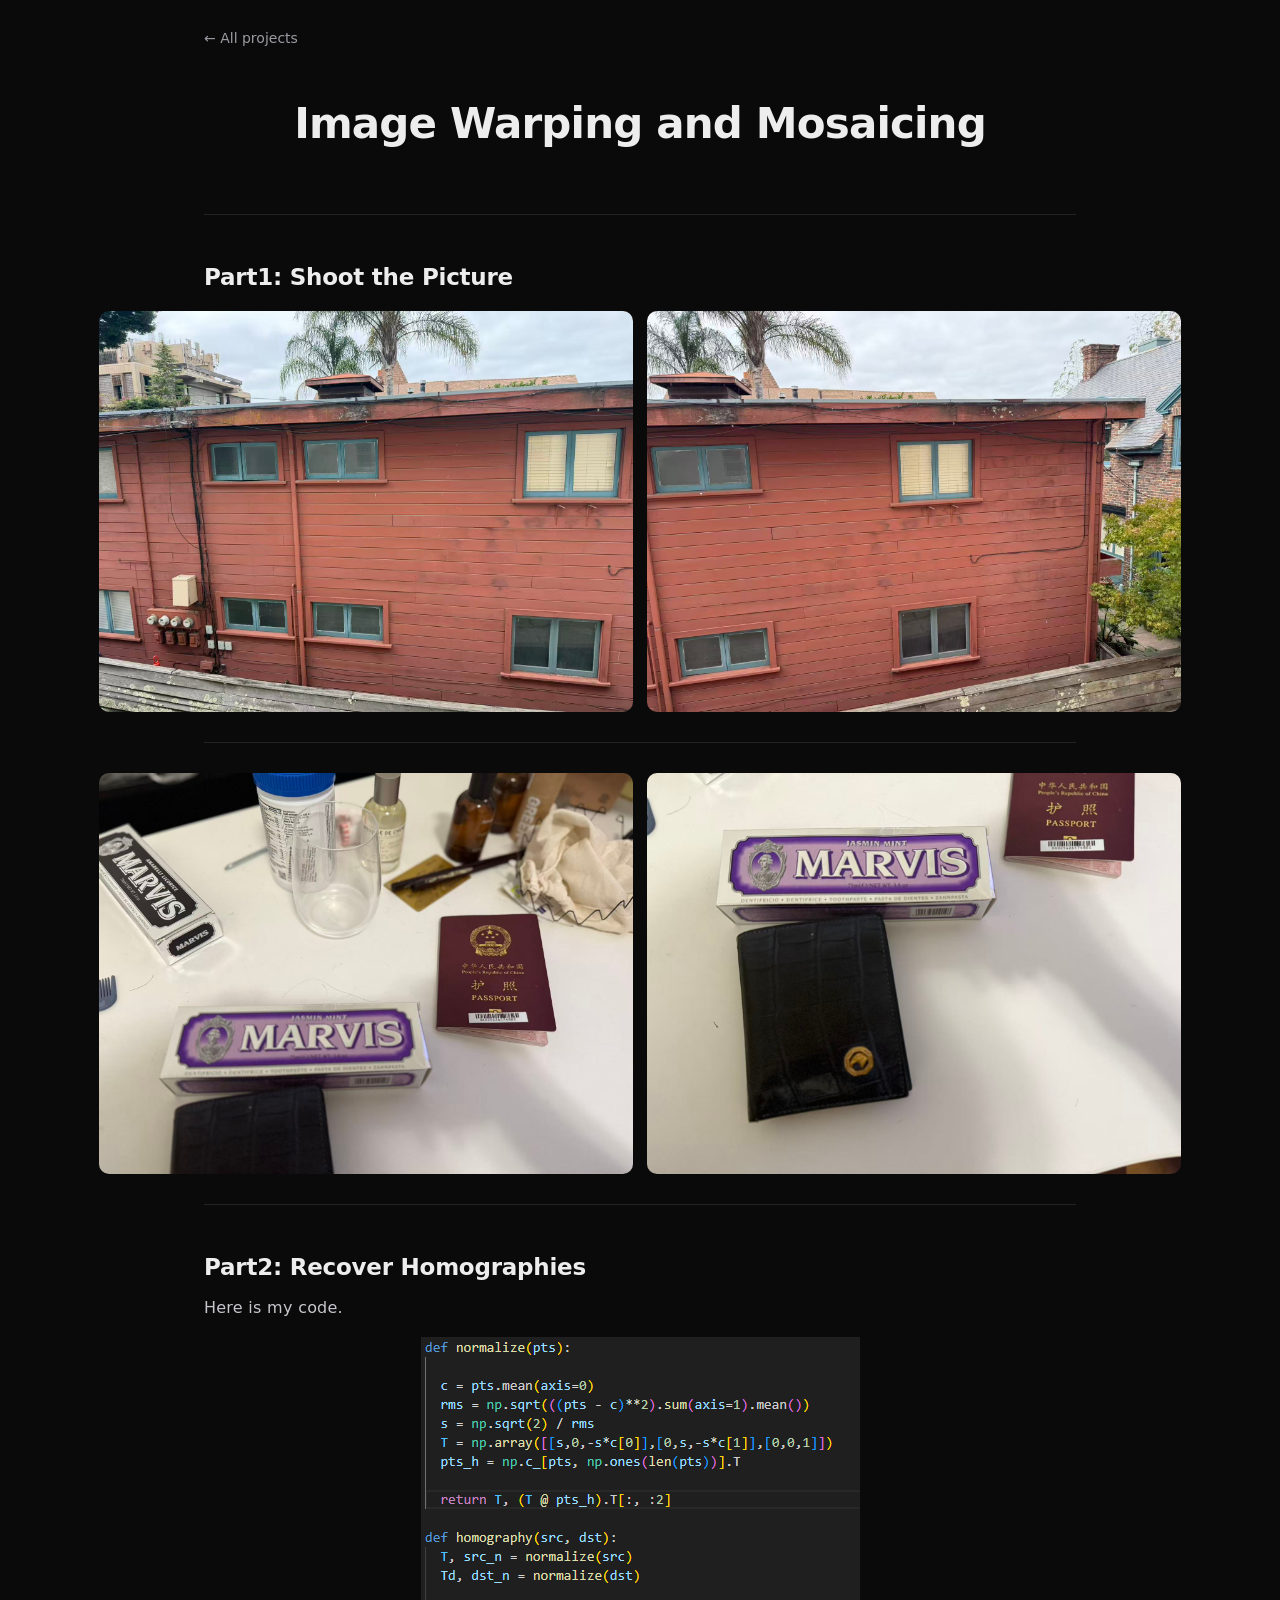
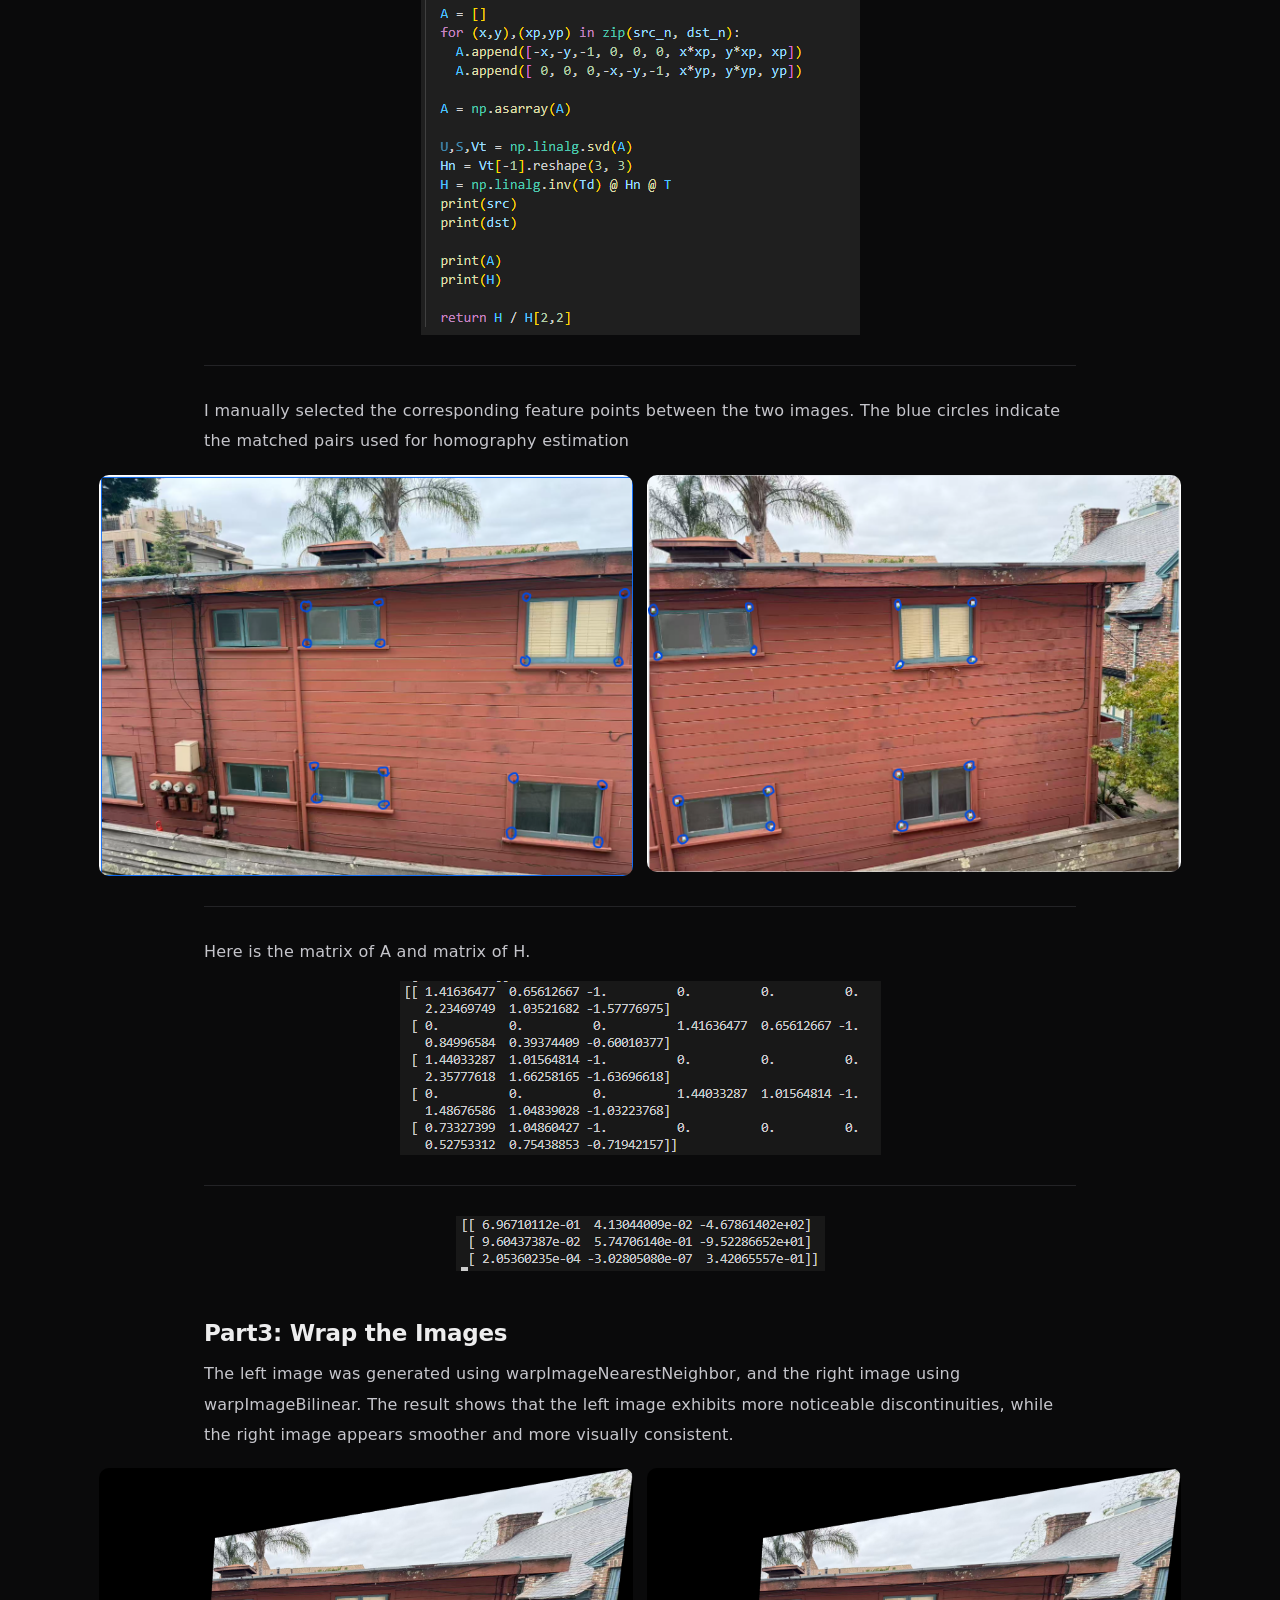
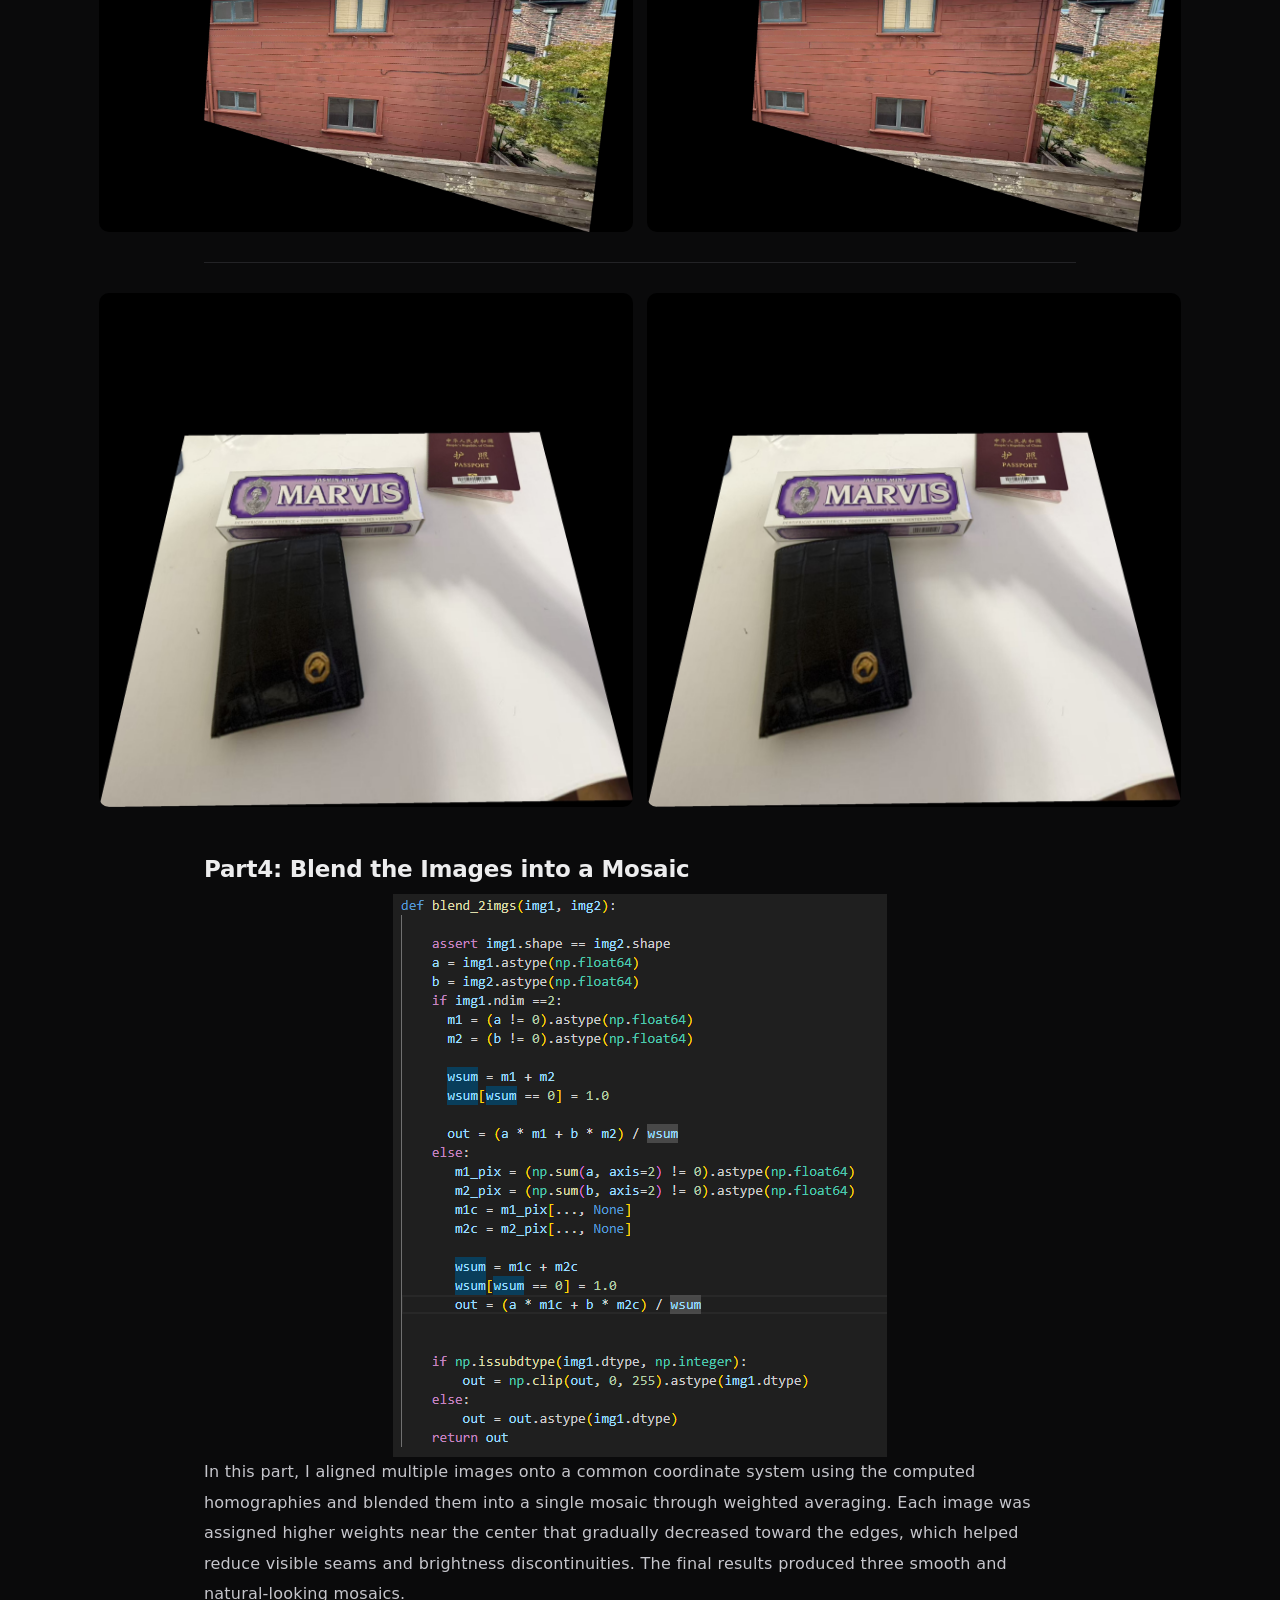
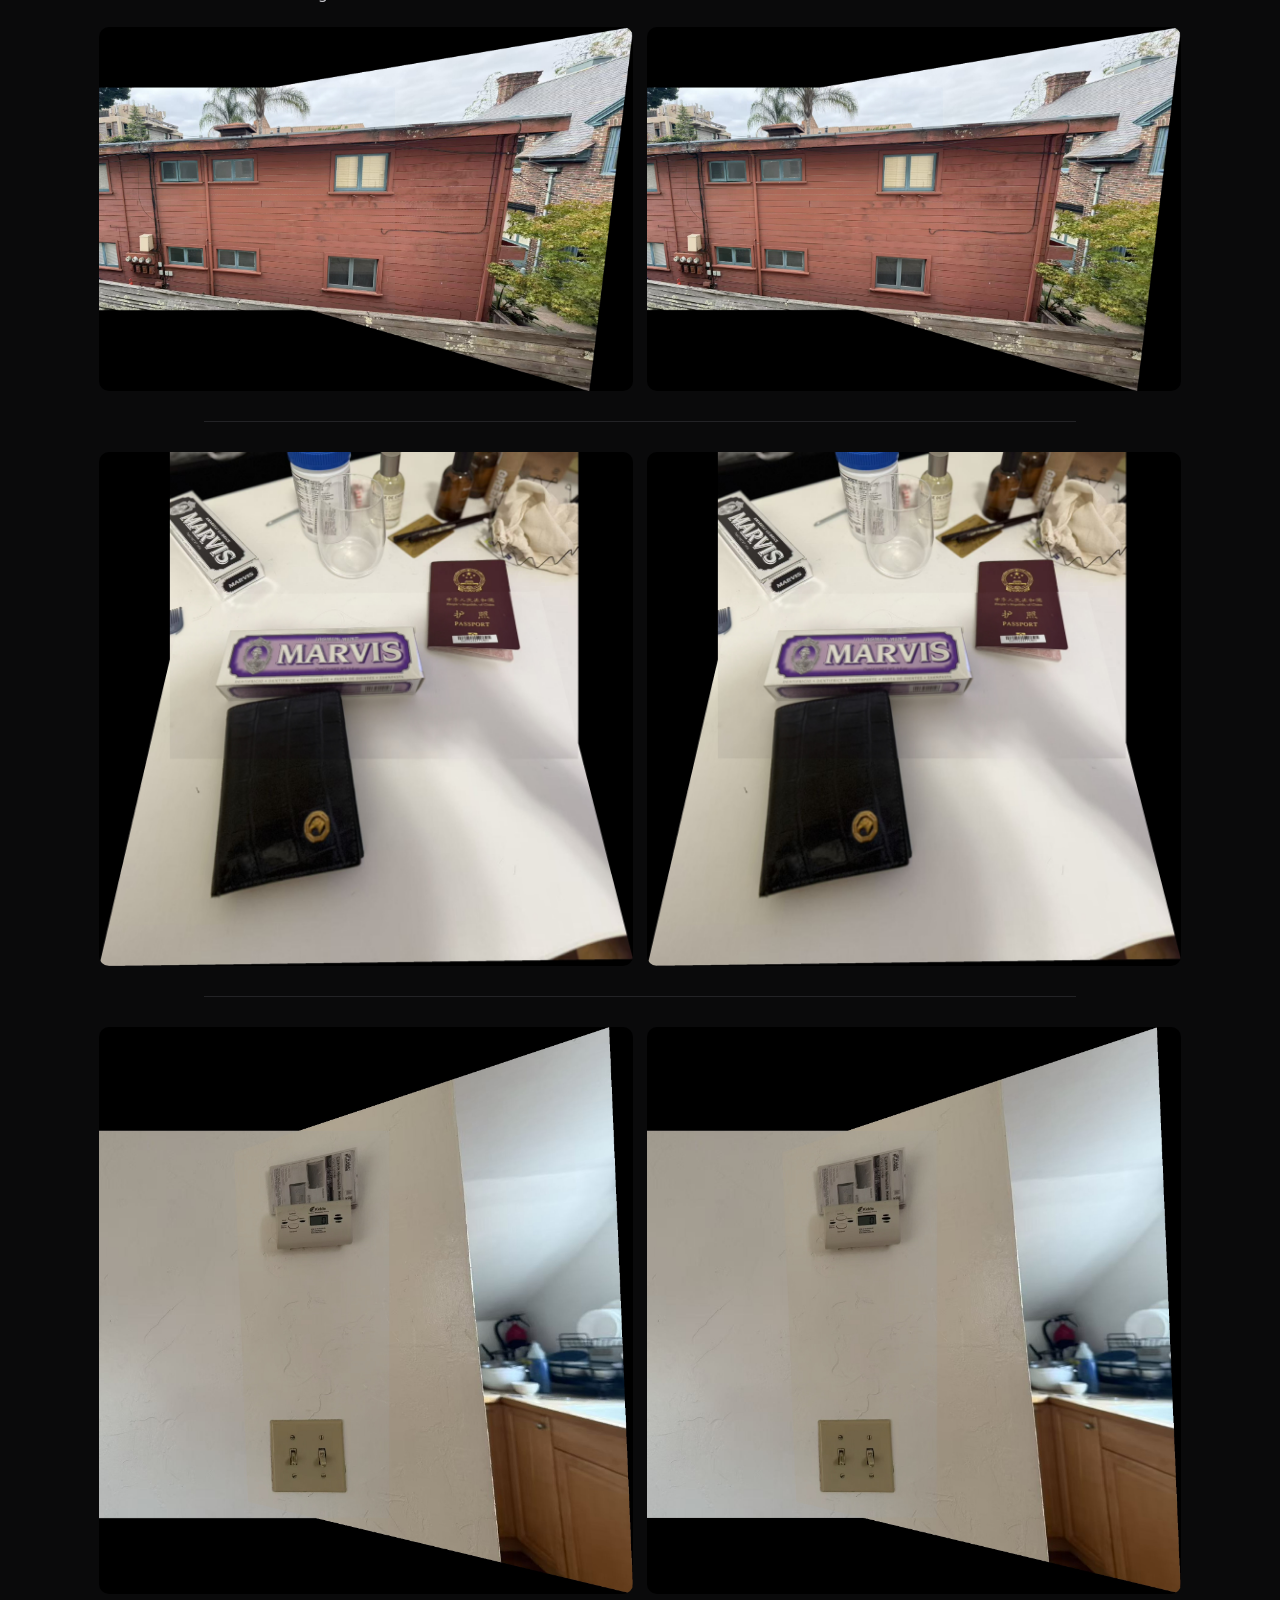
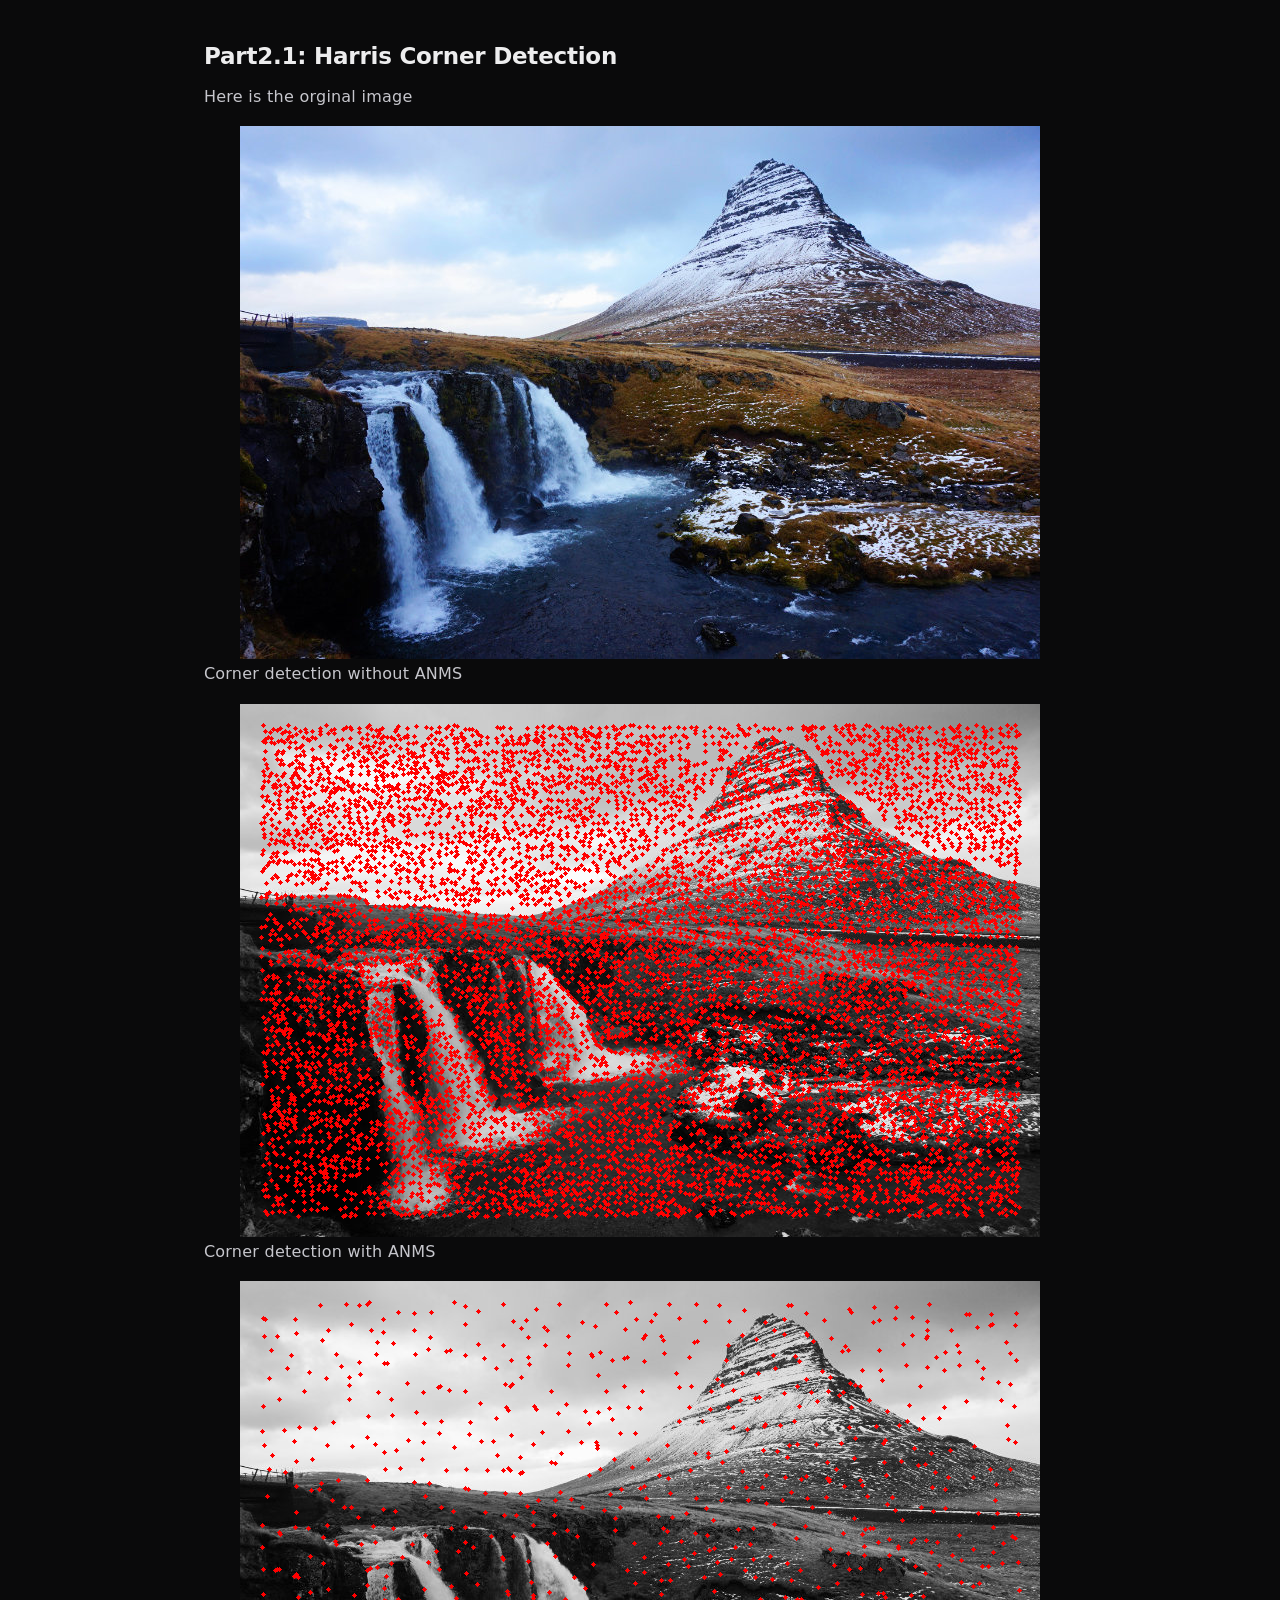
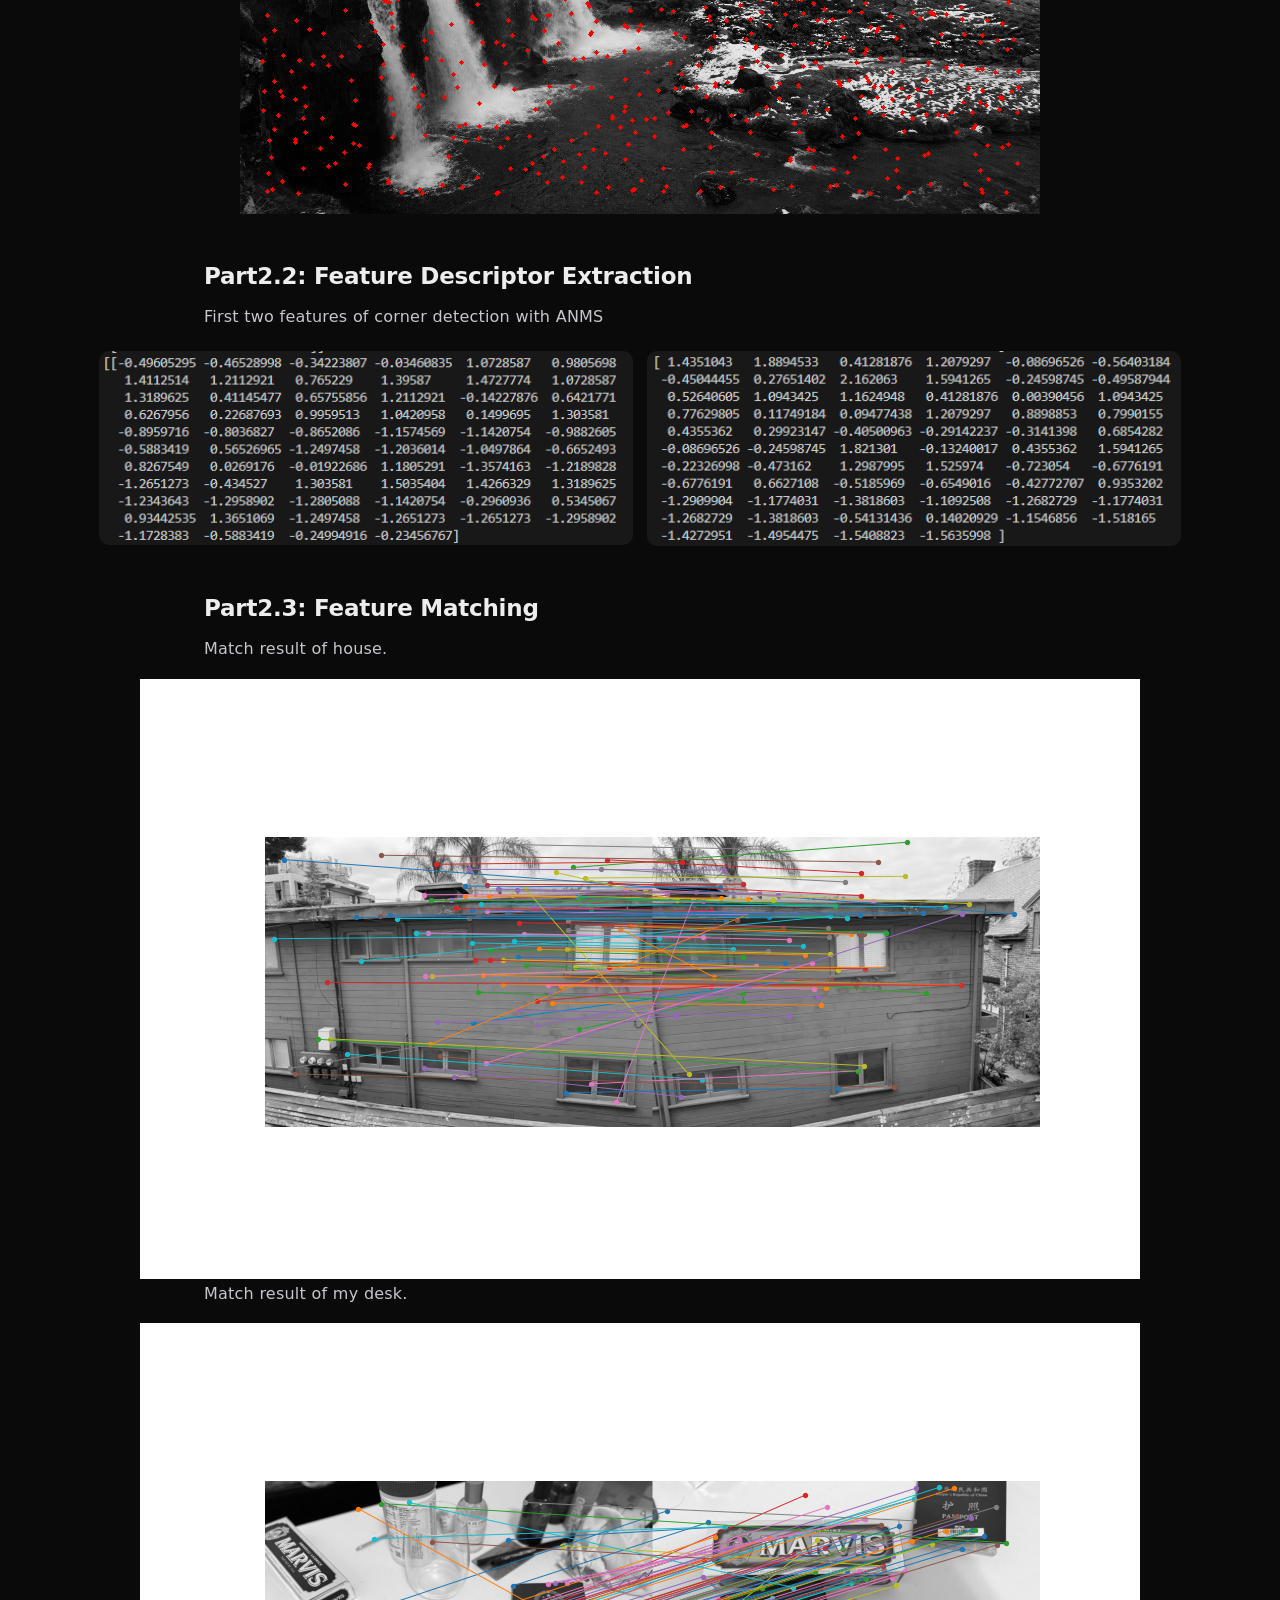
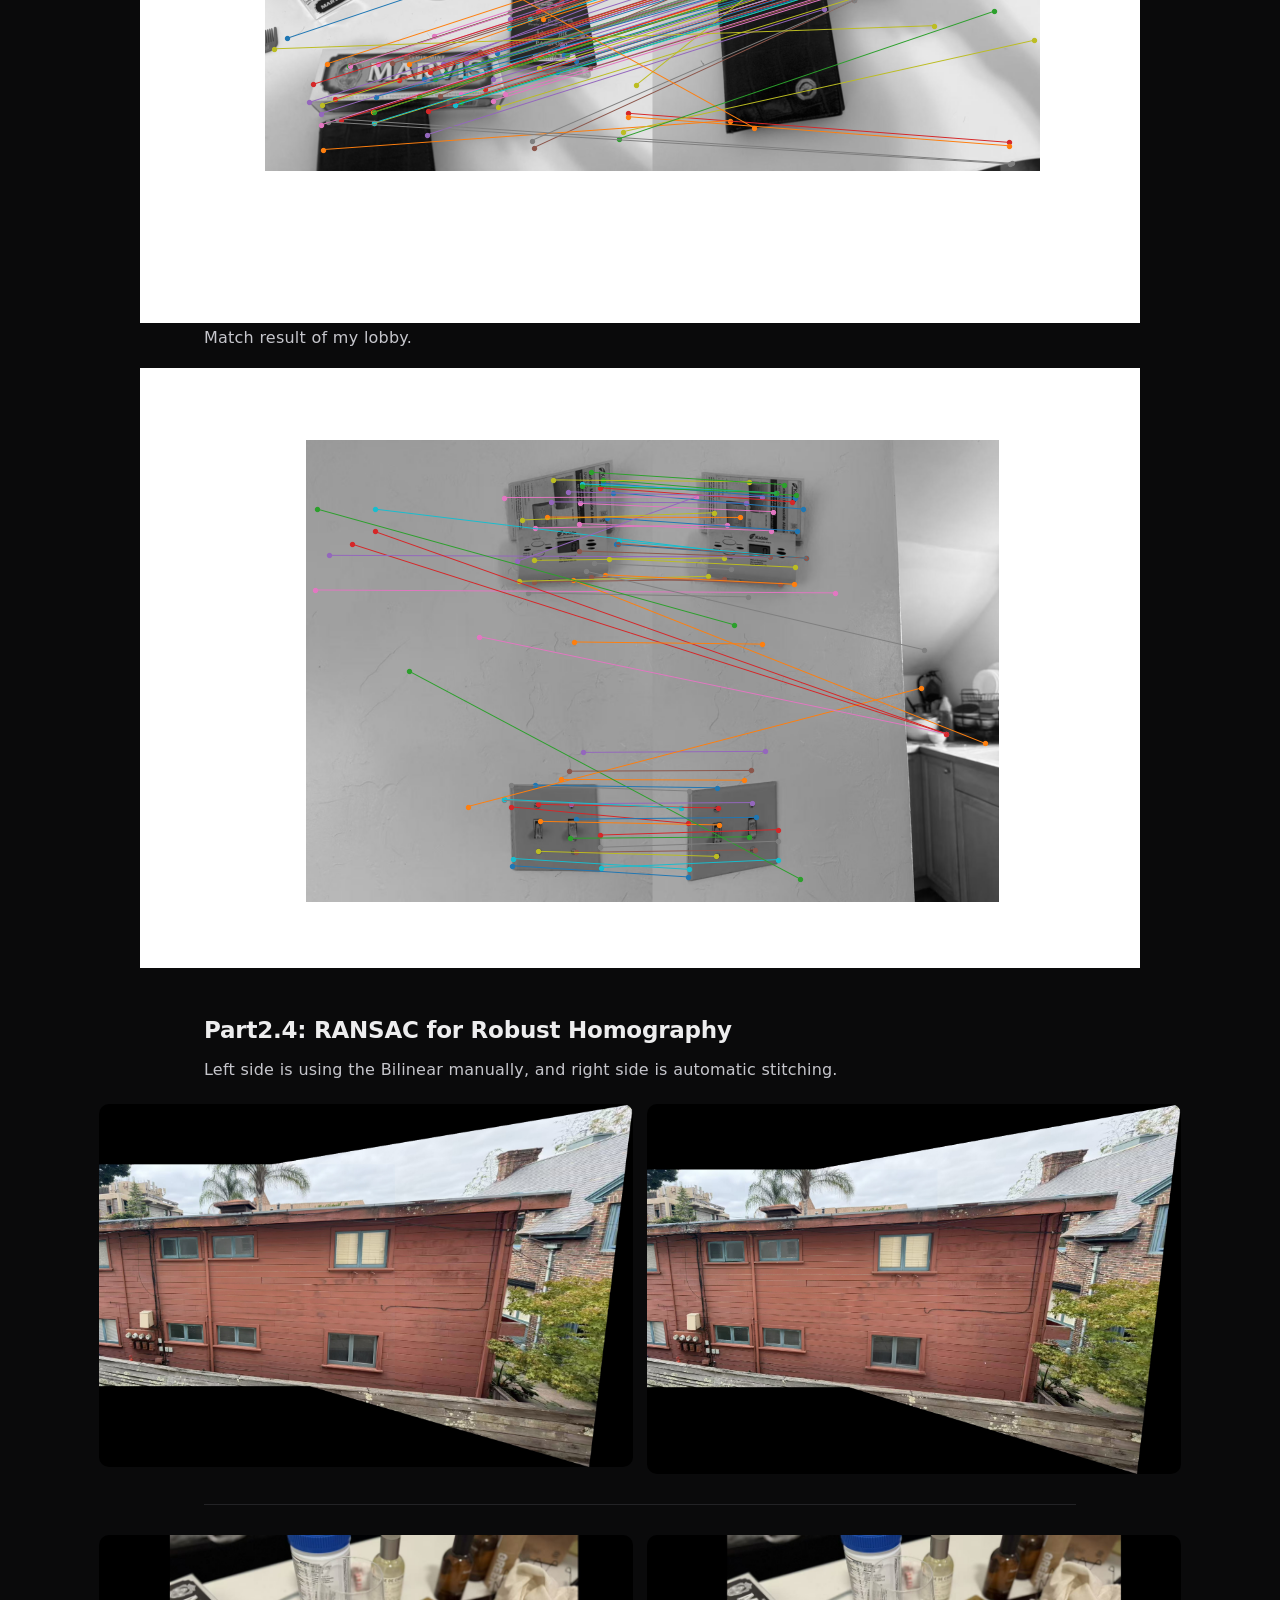
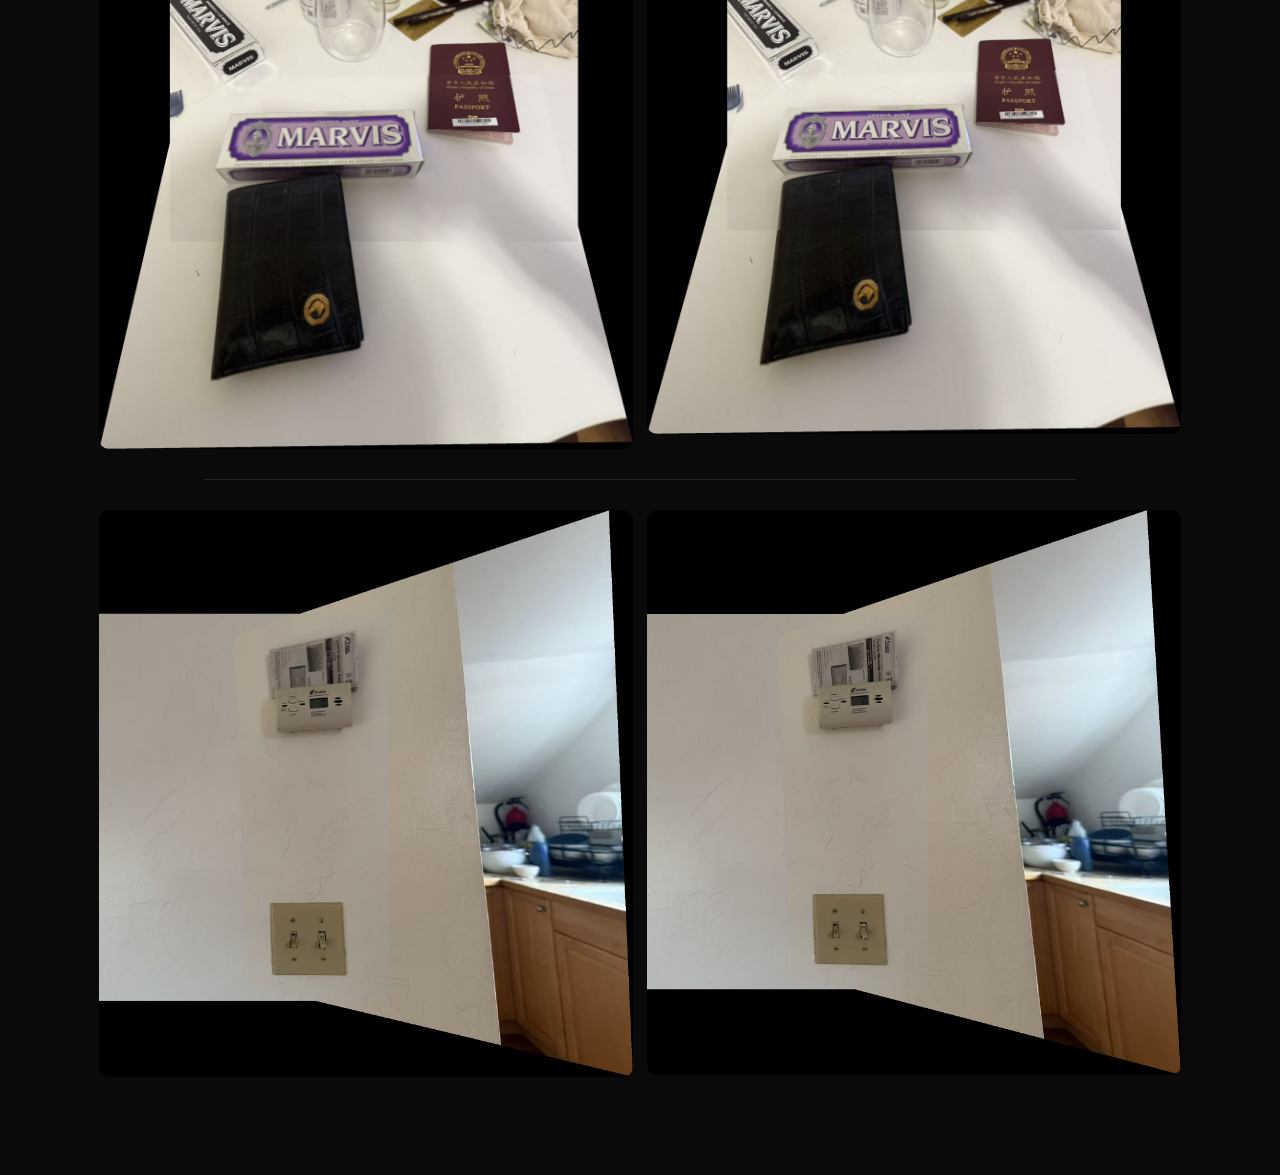
<file: Project3/project3.html>
<!doctype html>
<head>
  <meta charset="utf-8" />
  <meta name="viewport" content="width=device-width,initial-scale=1" />
  <!-- 移动端地址栏也用深色 -->
  <meta name="theme-color" content="#000000" />
  <title>Image Warping & Mosaicing · PinkFloid</title>
  <link rel="stylesheet" href="../assets/project.css" />
</head>
<body>
  <nav class="topnav"><a href="../index.html">&larr; All projects</a></nav>
    <h1>Image Warping and Mosaicing</h1><br>

     <hr class="sep">
</div>
  
  <h2 class="offset">Part1: Shoot the Picture</h2>
  <div class="two-imgs">
  <img src="imgs\house1.jpg">
  <img src="imgs\house2.jpg">
  
</div>
<hr class="sep">
  <div class="two-imgs">
  <img src="imgs\toothpaste1.jpg">
  <img src="imgs\toothpaste2.jpg">
</div>
<hr class="sep">
<h2 class="offset">Part2: Recover Homographies</h2>
<p class="offset" style="letter-spacing:0.2px; word-spacing:0.3px; line-height:1.9;"> 
  Here is my code.
</p>
<img src="imgs\code1.png" alt="" style="display:block; margin:0 auto; max-width:100%; height:auto;">
<hr class="sep">
<p class="offset" style="letter-spacing:0.2px; word-spacing:0.3px; line-height:1.9;"> 
  I manually selected the corresponding feature points between the two images. The blue circles indicate the matched pairs used for homography estimation
</p>
<div class="two-imgs">
  <img src="imgs\house1_cor.png">
  <img src="imgs\house2_cor.png">
</div>
<hr class="sep">
<p class="offset" style="letter-spacing:0.2px; word-spacing:0.3px; line-height:1.9;"> 
  Here is the matrix of A and matrix of H.
</p>
<img src="imgs\A_matrix.png" alt="" style="display:block; margin:0 auto; max-width:100%; height:auto;">
<hr class="sep">
<img src="imgs\H_matrix.png" alt="" style="display:block; margin:0 auto; max-width:100%; height:auto;">

<h2 class="offset">Part3: Wrap the Images</h2>
<p class="offset" style="letter-spacing:0.2px; word-spacing:0.3px; line-height:1.9;"> 
  The left image was generated using warpImageNearestNeighbor, and the right image using warpImageBilinear. The result shows that the left image exhibits more noticeable discontinuities, while the right image appears smoother and more visually consistent.
</p>
<div class="two-imgs">
  <img src="imgs\house_nn.jpg">
  <img src="imgs\house_bi.jpg">
</div>
<hr class="sep">
<div class="two-imgs">
  <img src="imgs\toothpaste_nn.jpg">
  <img src="imgs\toothpaste_bi.jpg">
</div>
<h2 class="offset">Part4: Blend the Images into a Mosaic</h2>
<img src="imgs\code2.png" alt="" style="display:block; margin:0 auto; max-width:100%; height:auto;">
<p class="offset" style="letter-spacing:0.2px; word-spacing:0.3px; line-height:1.9;"> 
  In this part, I aligned multiple images onto a common coordinate system using the computed homographies and blended them into a single mosaic through weighted averaging. Each image was assigned higher weights near the center that gradually decreased toward the edges, which helped reduce visible seams and brightness discontinuities. The final results produced three smooth and natural-looking mosaics.
</p>
<div class="two-imgs">
  <img src="imgs\house_nn_result.jpg">
  <img src="imgs\house_bi_result.jpg">
</div>
<hr class="sep">
<div class="two-imgs">
  <img src="imgs\toothpaste_nn_result.jpg">
  <img src="imgs\toothpaste_bi_result.jpg">
</div>
<hr class="sep">
<div class="two-imgs">
  <img src="imgs\lobby_nn_result.jpg">
  <img src="imgs\lobby_bi_result.jpg">
</div>

<h2 class="offset">Part2.1: Harris Corner Detection</h2>
<p class="offset" style="letter-spacing:0.2px; word-spacing:0.3px; line-height:1.9;"> 
  Here is the orginal image
</p>
<img src="imgs\iceland.jpg" alt="" style="display:block; margin:0 auto; max-width:100%; height:auto;">
<p class="offset" style="letter-spacing:0.2px; word-spacing:0.3px; line-height:1.9;"> 
  Corner detection without ANMS
</p>
<img src="imgs\harris.png" alt="" style="display:block; margin:0 auto; max-width:100%; height:auto;">
<p class="offset" style="letter-spacing:0.2px; word-spacing:0.3px; line-height:1.9;"> 
  Corner detection with ANMS
</p>
<img src="imgs\harris_ANMS.png" alt="" style="display:block; margin:0 auto; max-width:100%; height:auto;">
<h2 class="offset">Part2.2: Feature Descriptor Extraction</h2>
<p class="offset" style="letter-spacing:0.2px; word-spacing:0.3px; line-height:1.9;"> 
  First two features of corner detection with ANMS
</p>
<div class="two-imgs">
  <img src="imgs\feature1.png">
  <img src="imgs\feature2.png">
</div>
<h2 class="offset">Part2.3: Feature Matching</h2>
<p class="offset" style="letter-spacing:0.2px; word-spacing:0.3px; line-height:1.9;"> 
  Match result of house.
</p>
<img src="imgs\house_match.png" alt="" style="display:block; margin:0 auto; max-width:100%; height:auto;">
<p class="offset" style="letter-spacing:0.2px; word-spacing:0.3px; line-height:1.9;"> 
  Match result of my desk.
</p>
<img src="imgs\toothpaste_match.png" alt="" style="display:block; margin:0 auto; max-width:100%; height:auto;">
<p class="offset" style="letter-spacing:0.2px; word-spacing:0.3px; line-height:1.9;"> 
  Match result of my lobby.
</p>
<img src="imgs\switch_match.png" alt="" style="display:block; margin:0 auto; max-width:100%; height:auto;">
<h2 class="offset">Part2.4: RANSAC for Robust Homography</h2>
<p class="offset" style="letter-spacing:0.2px; word-spacing:0.3px; line-height:1.9;"> 
  Left side is using the Bilinear manually, and right side is automatic stitching.
</p>
<div class="two-imgs">
  <img src="imgs\house_bi_result.jpg">
  <img src="imgs\house_auto_result.jpg">
</div>
<hr class="sep">
<div class="two-imgs">
  <img src="imgs\toothpaste_bi_result.jpg">
  <img src="imgs\toothpaste_auto_result.jpg">
</div>
<hr class="sep">
<div class="two-imgs">
  <img src="imgs\lobby_bi_result.jpg">
  <img src="imgs\switch_auto_result.jpg">
</div>

</body>
</html>
</file>
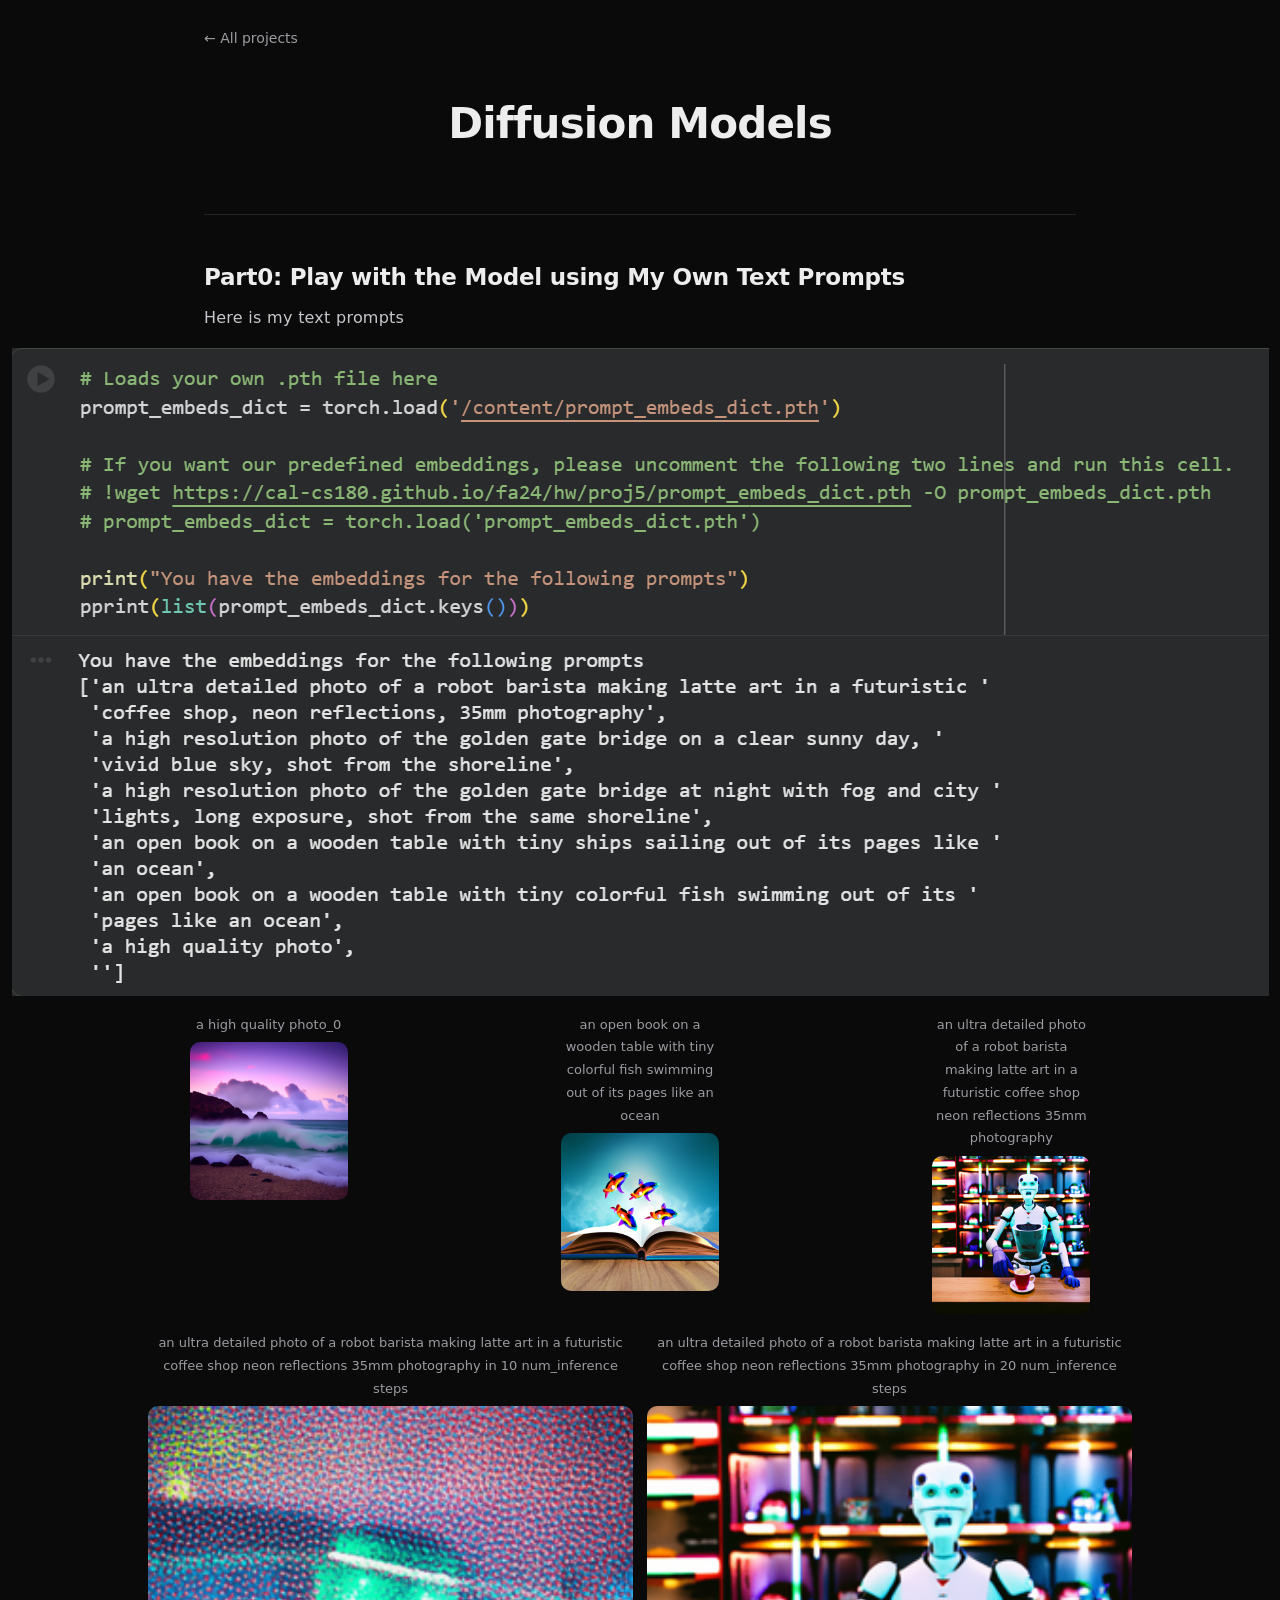
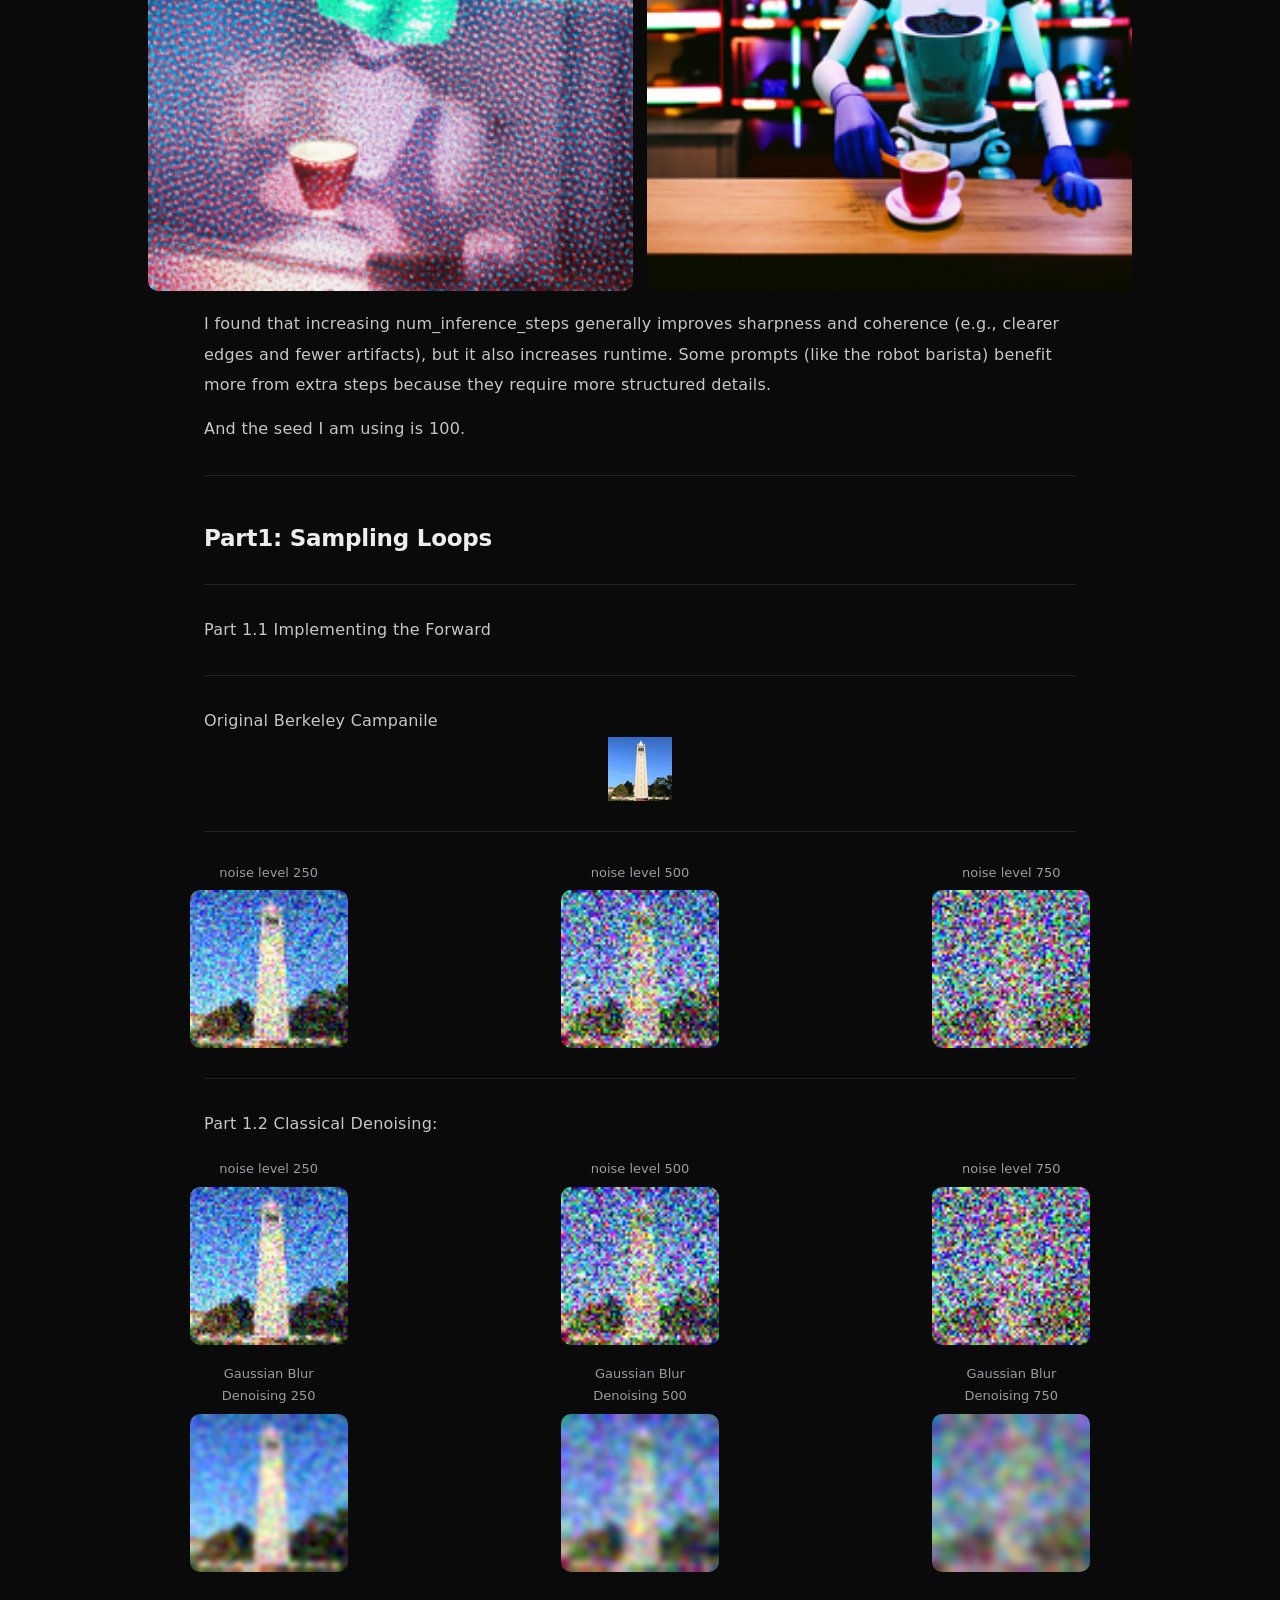
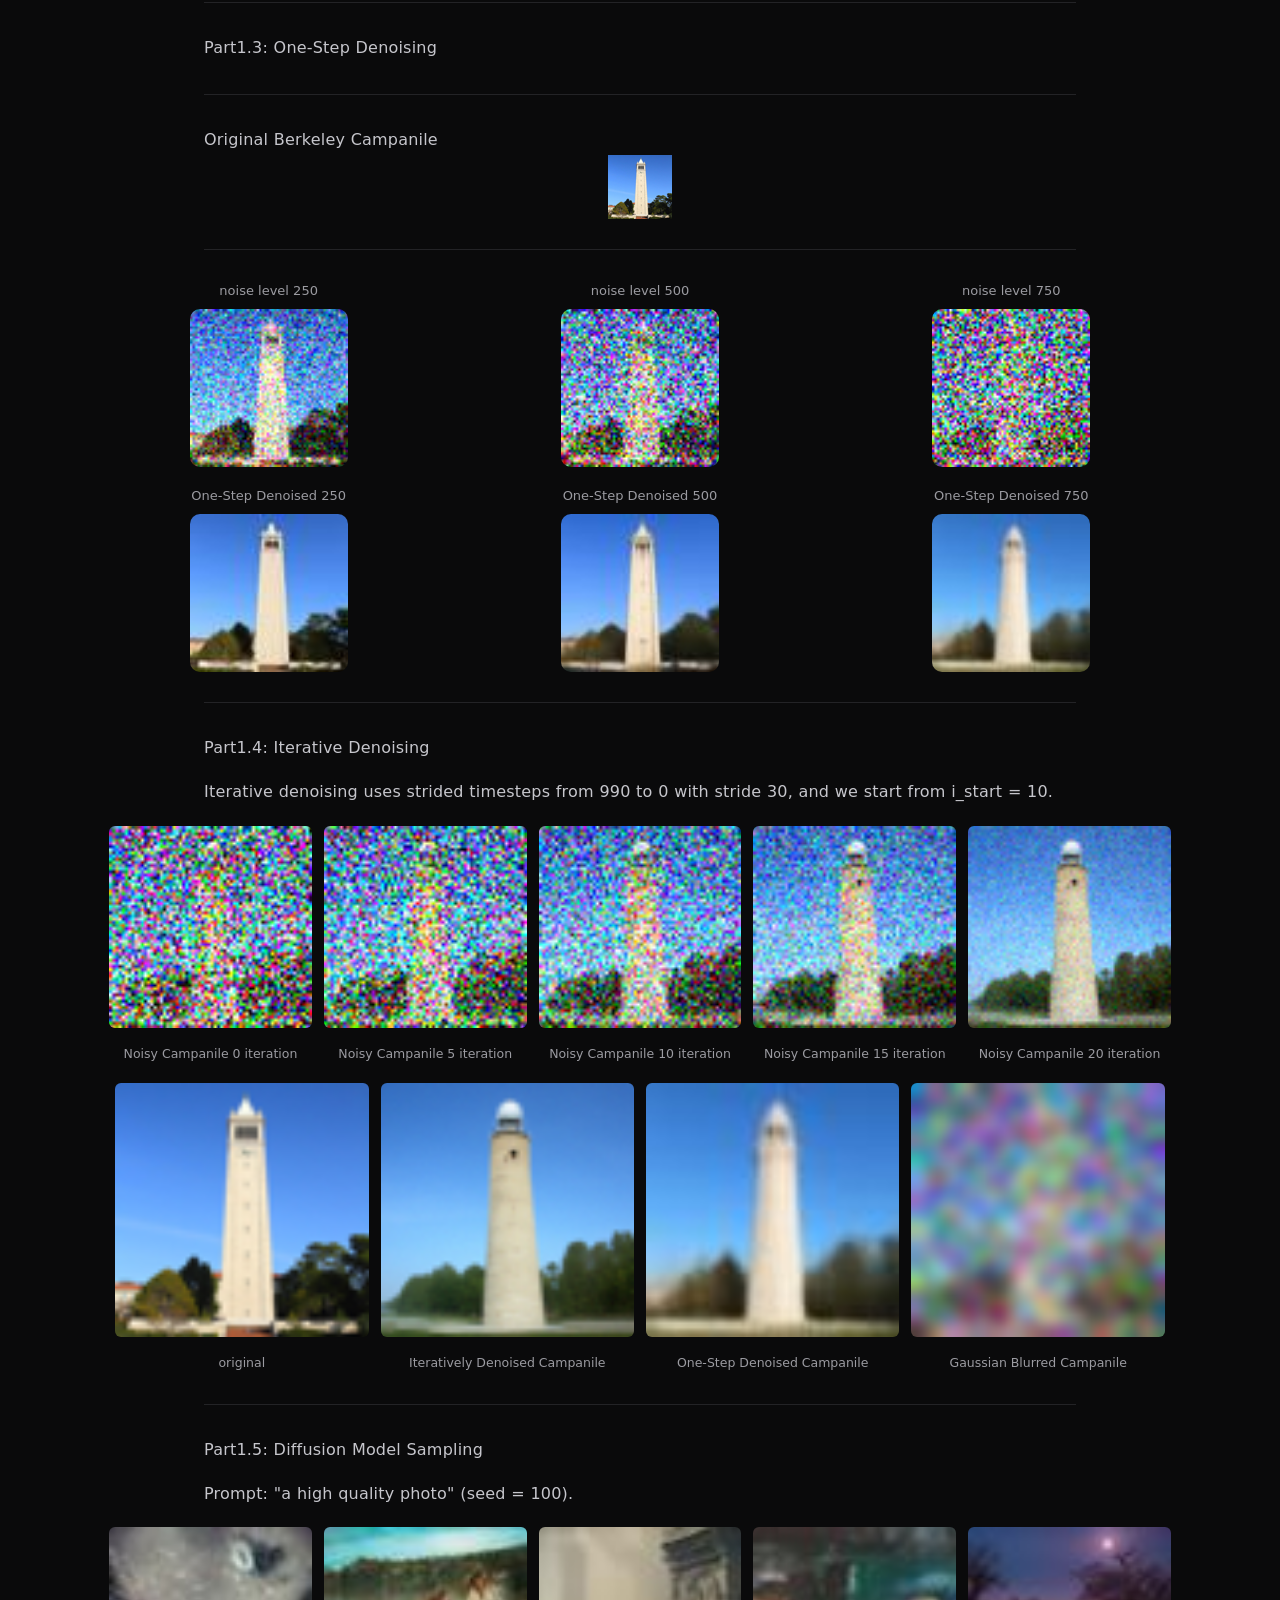
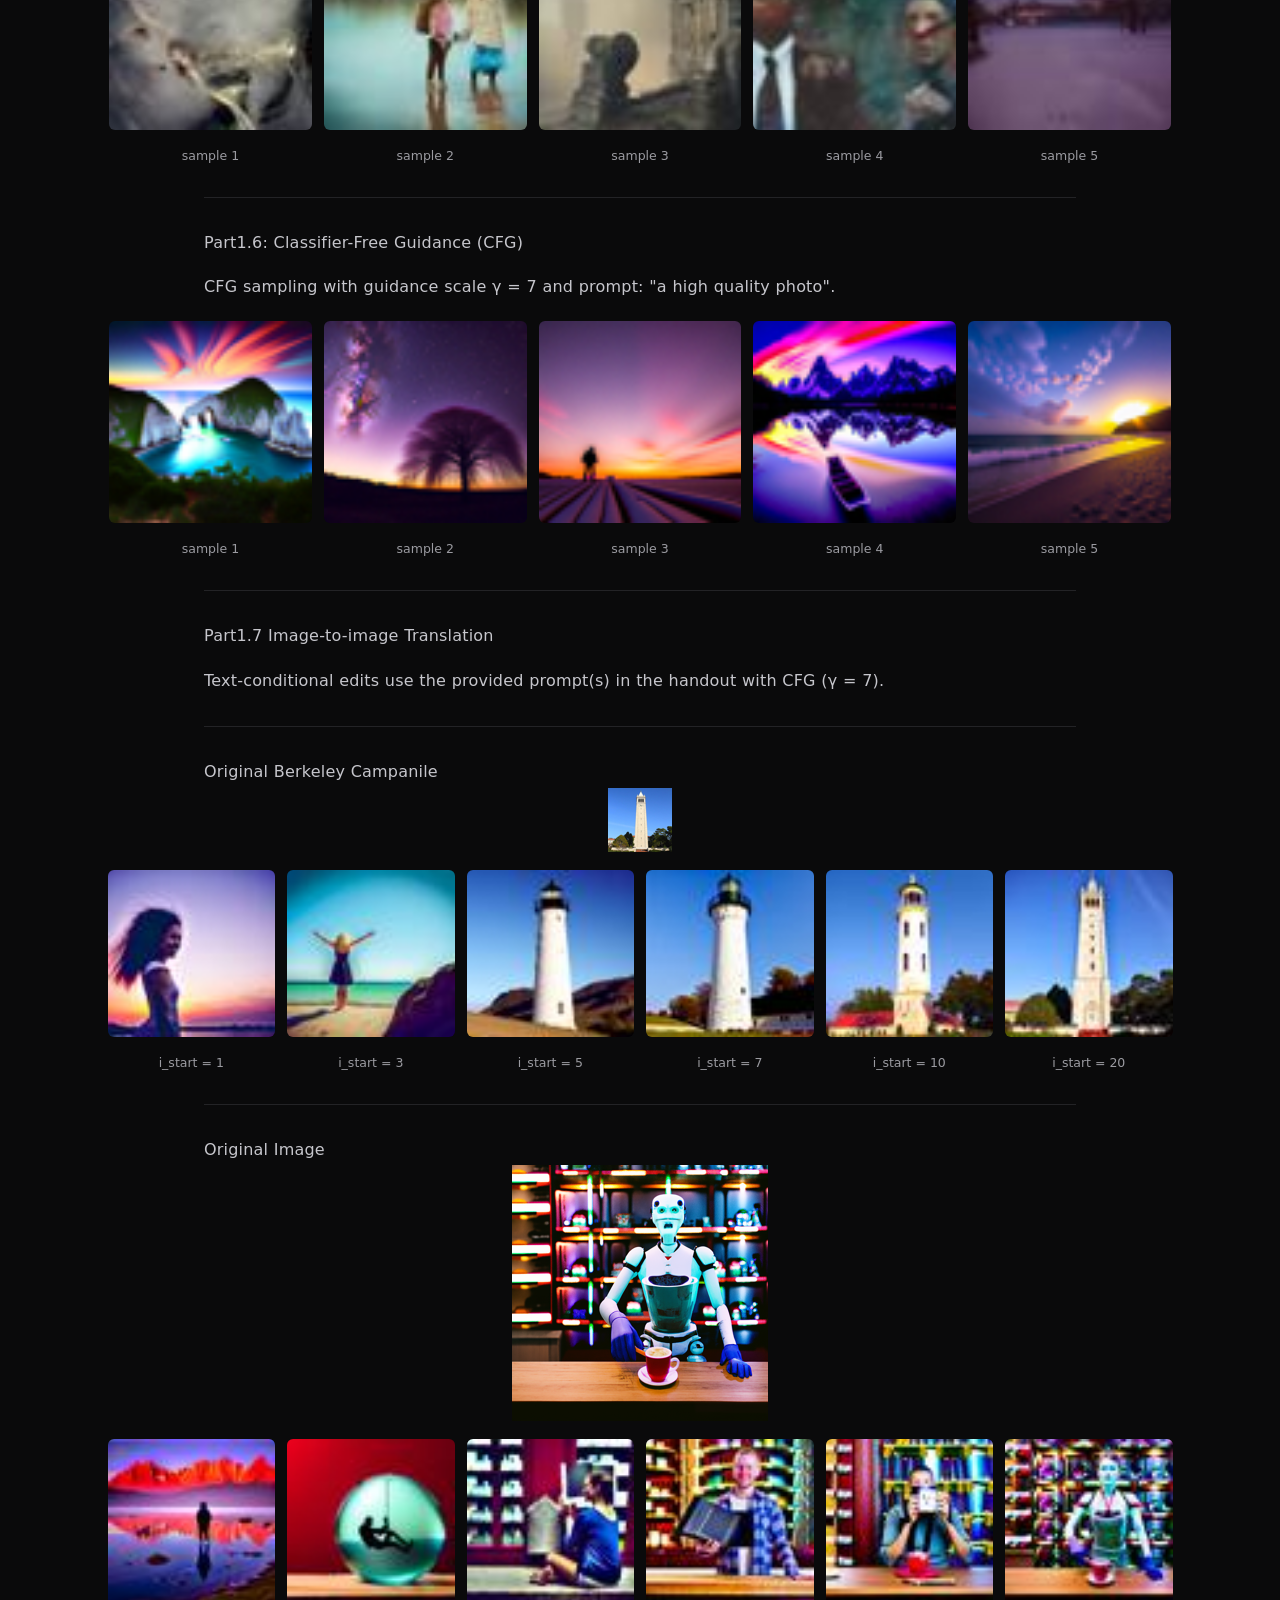
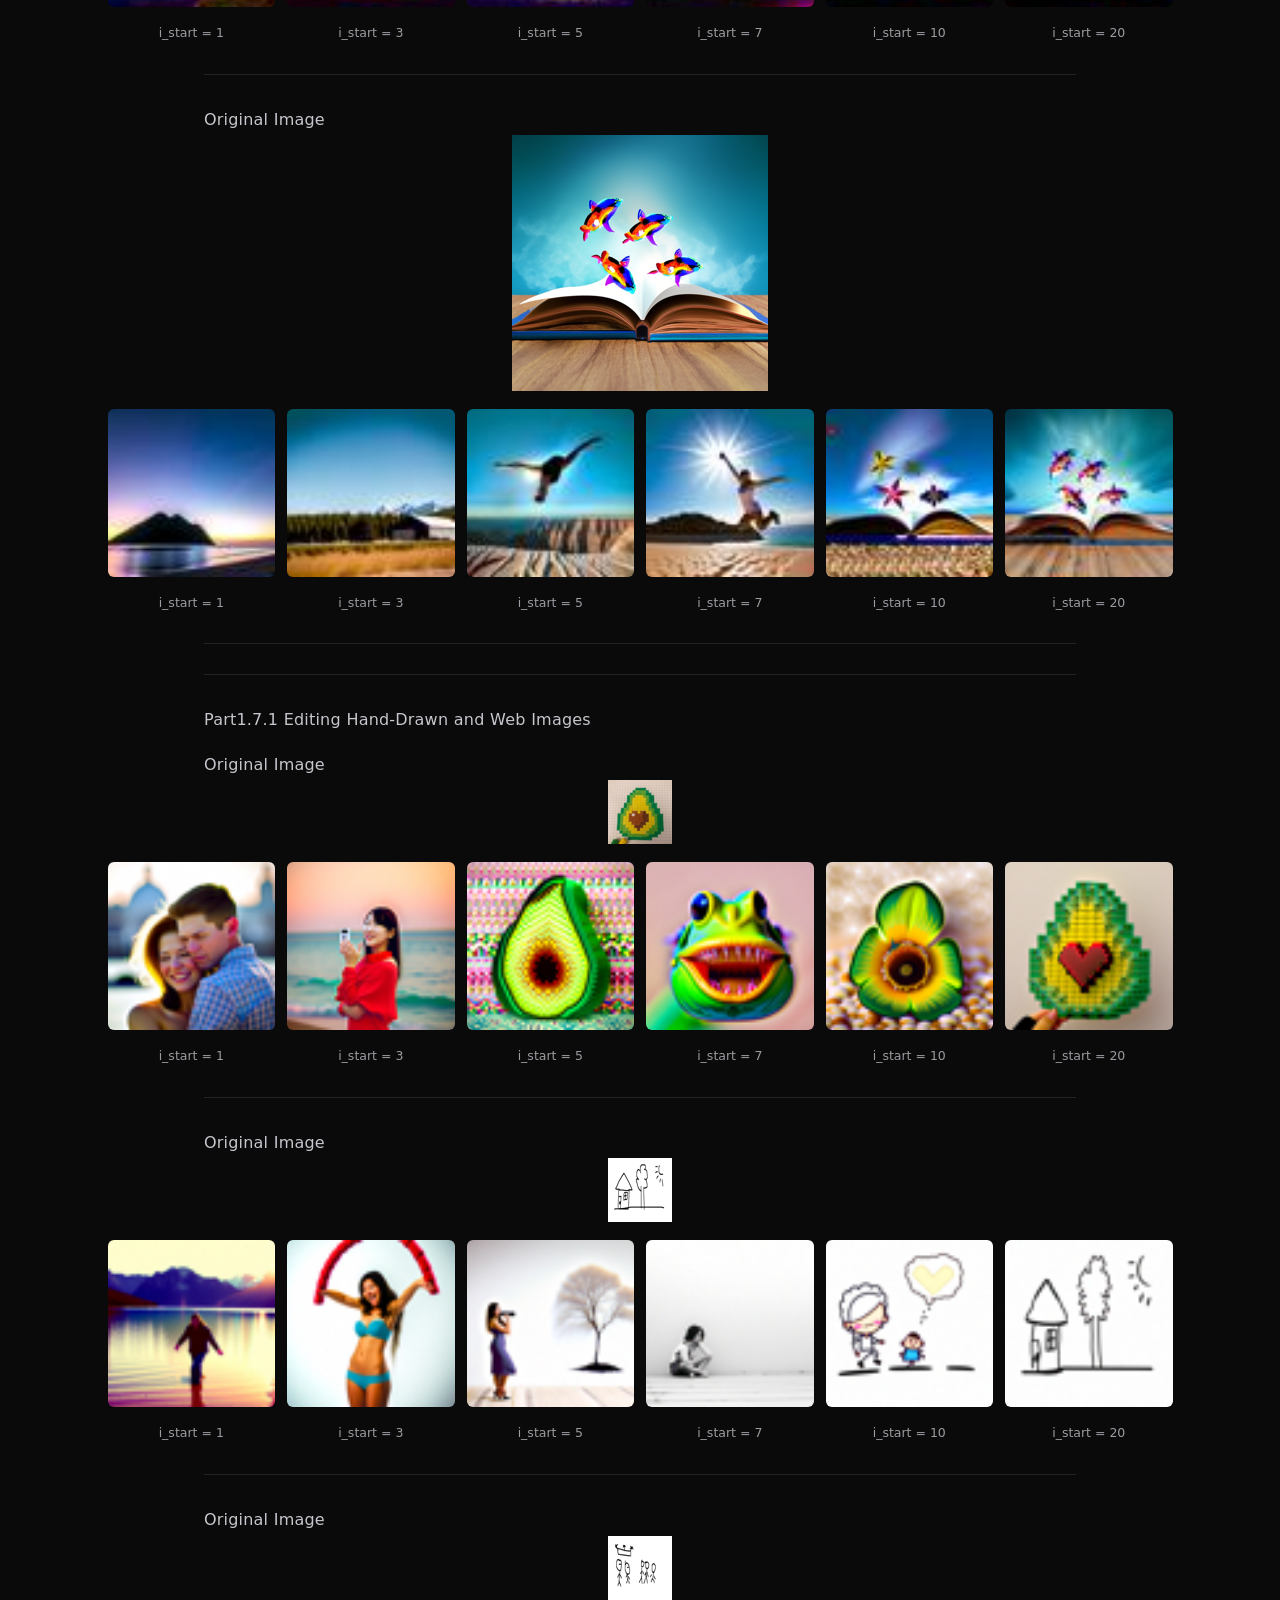
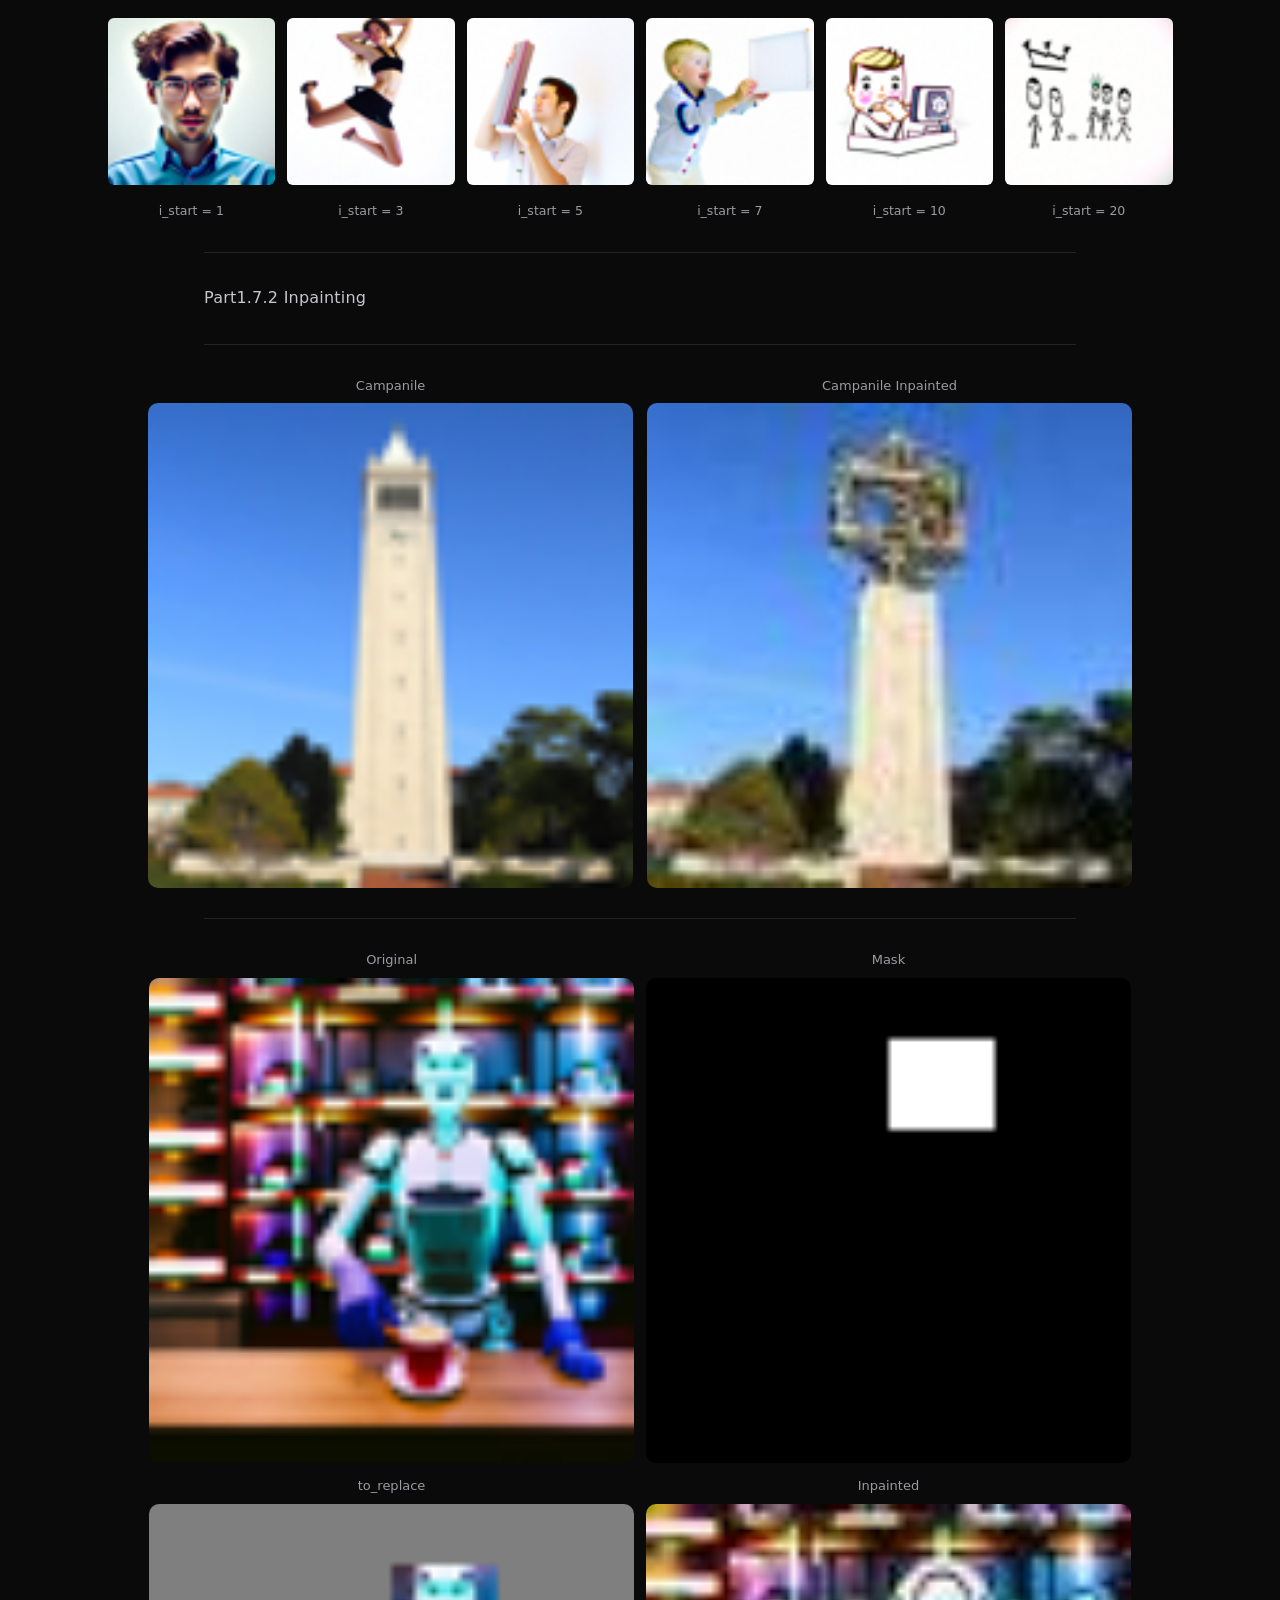
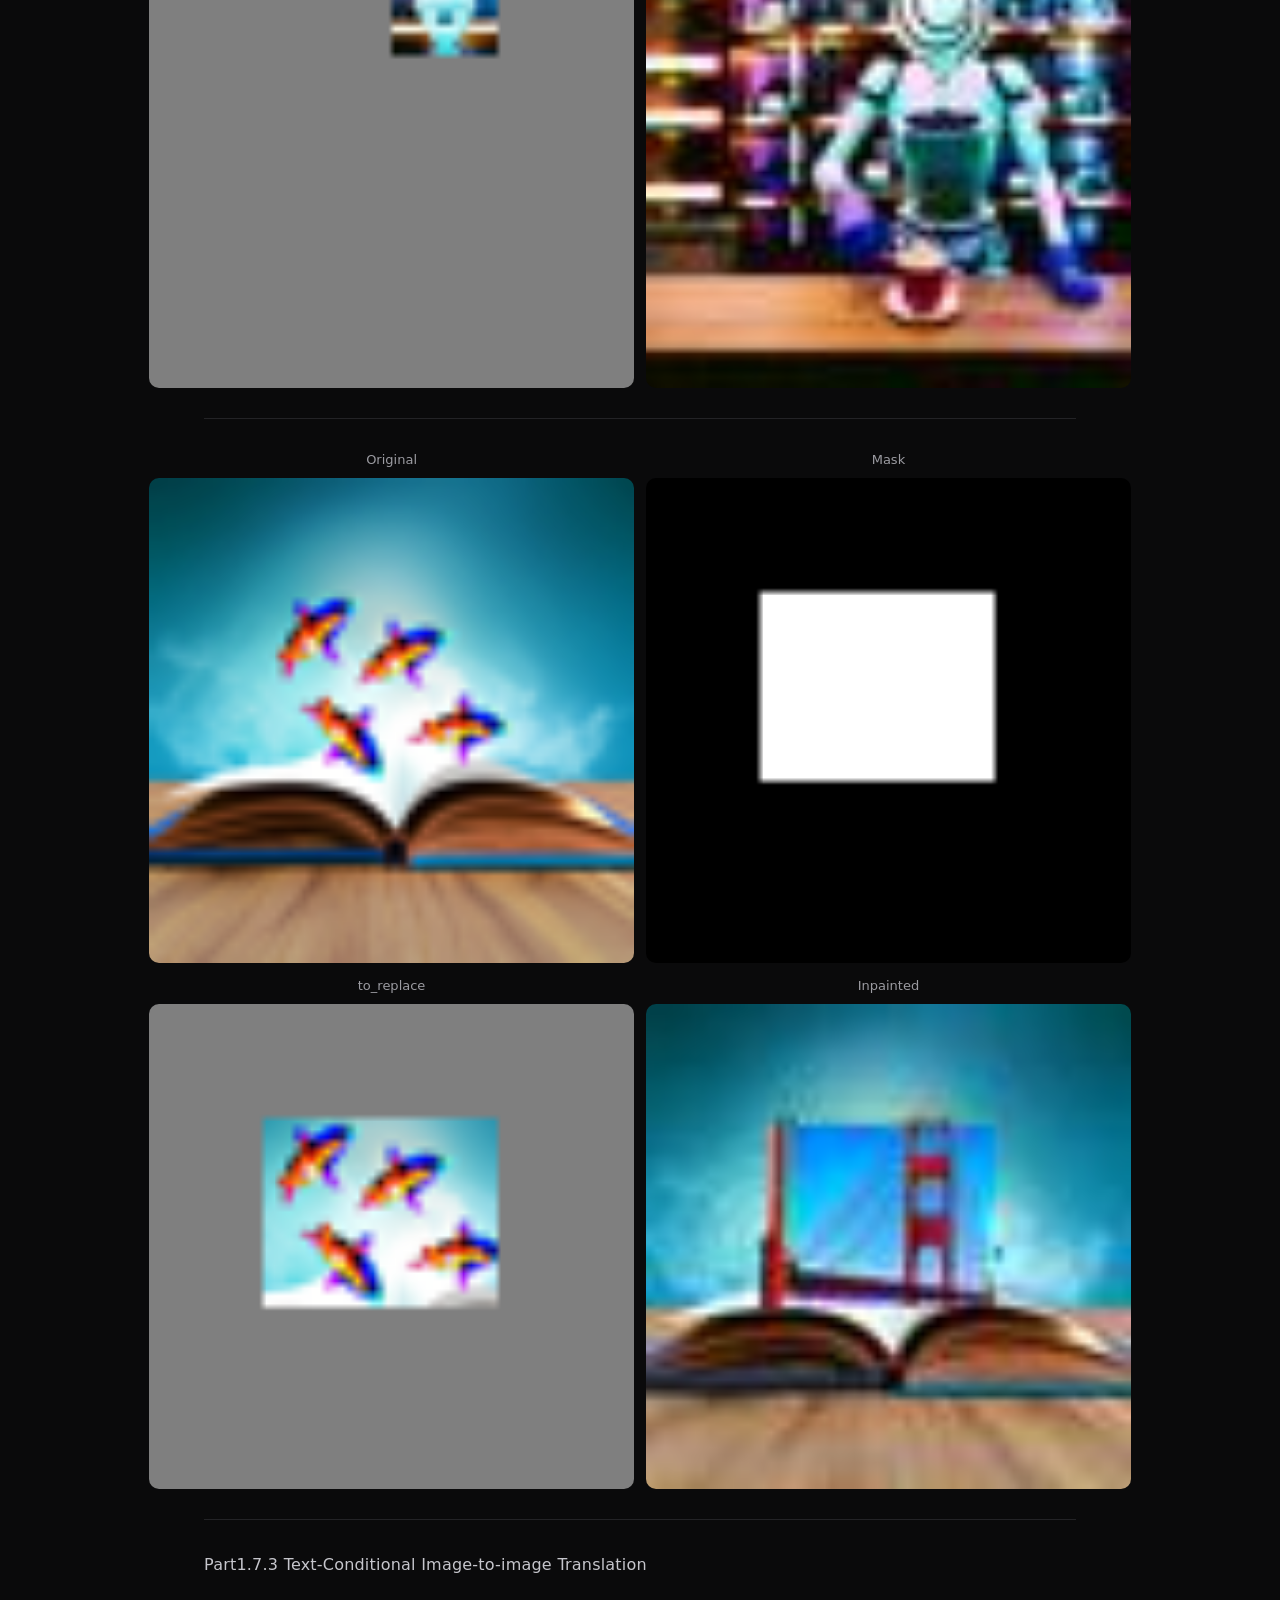
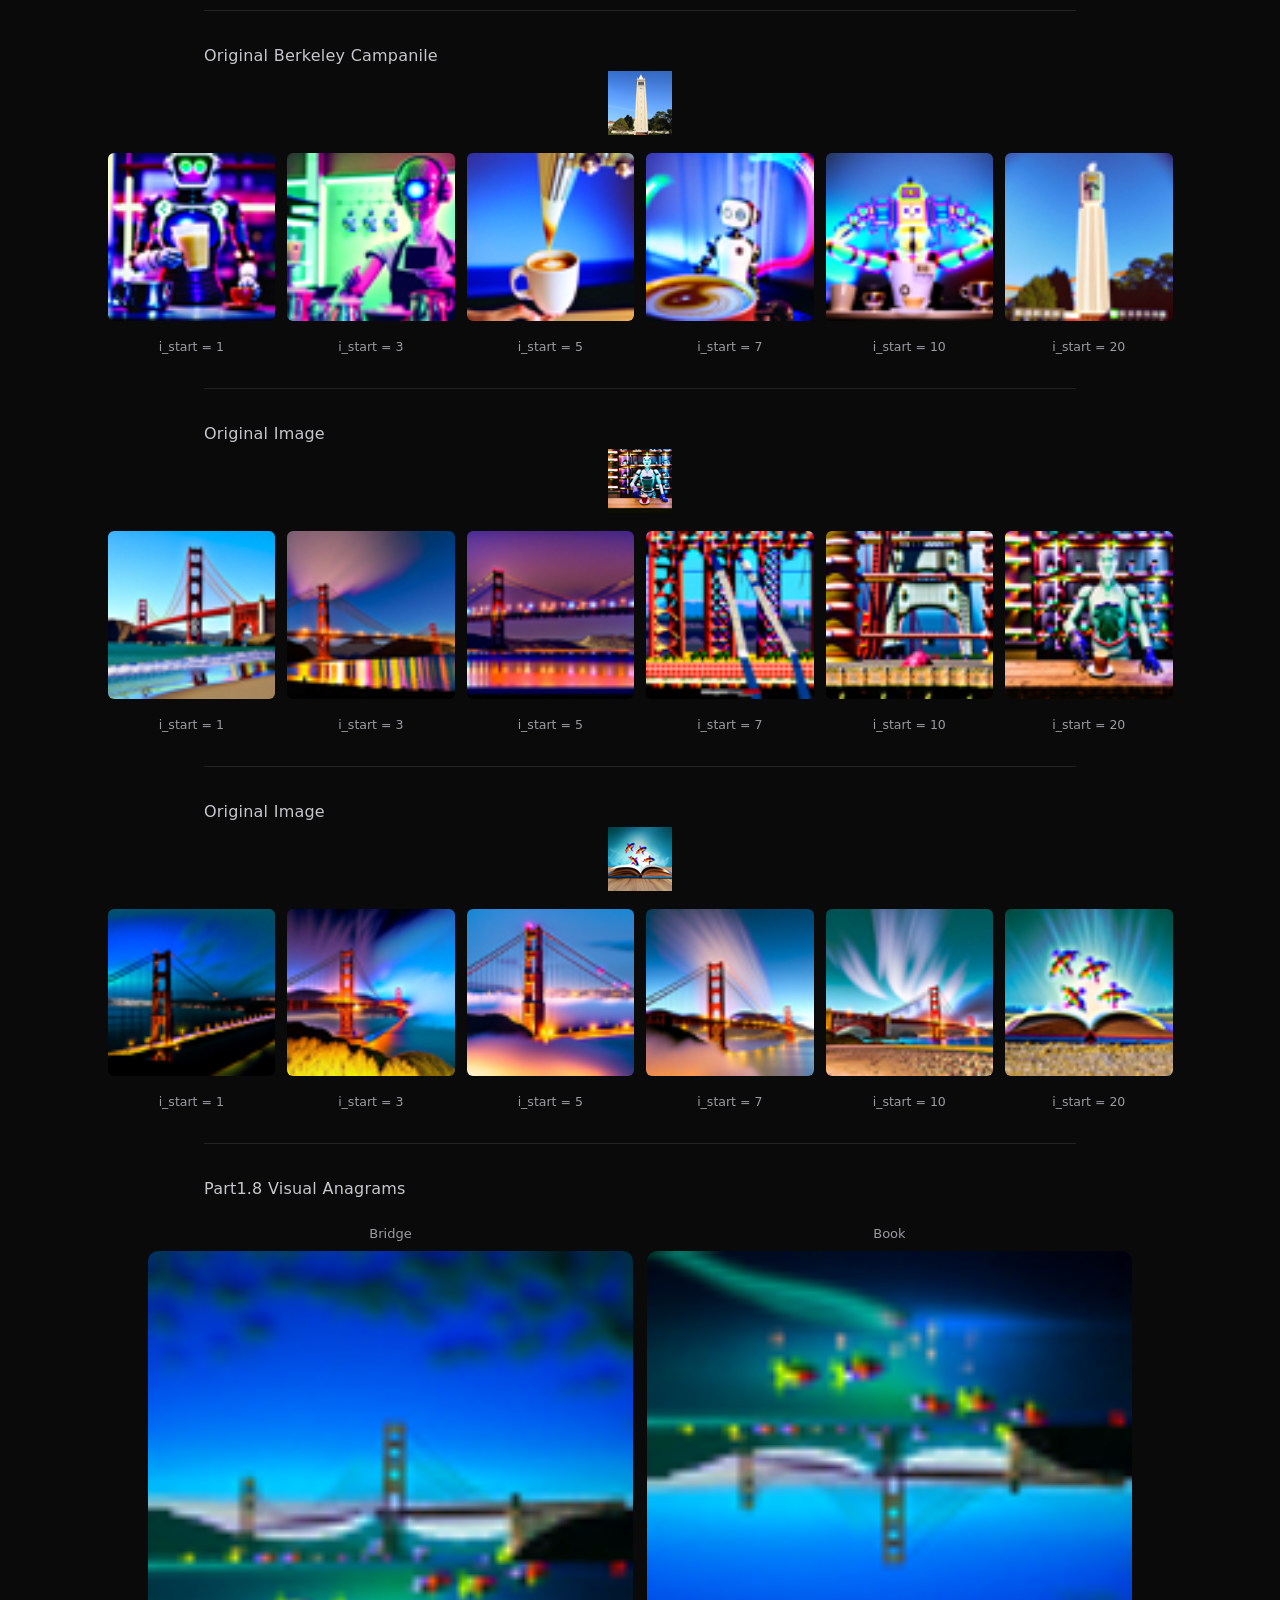
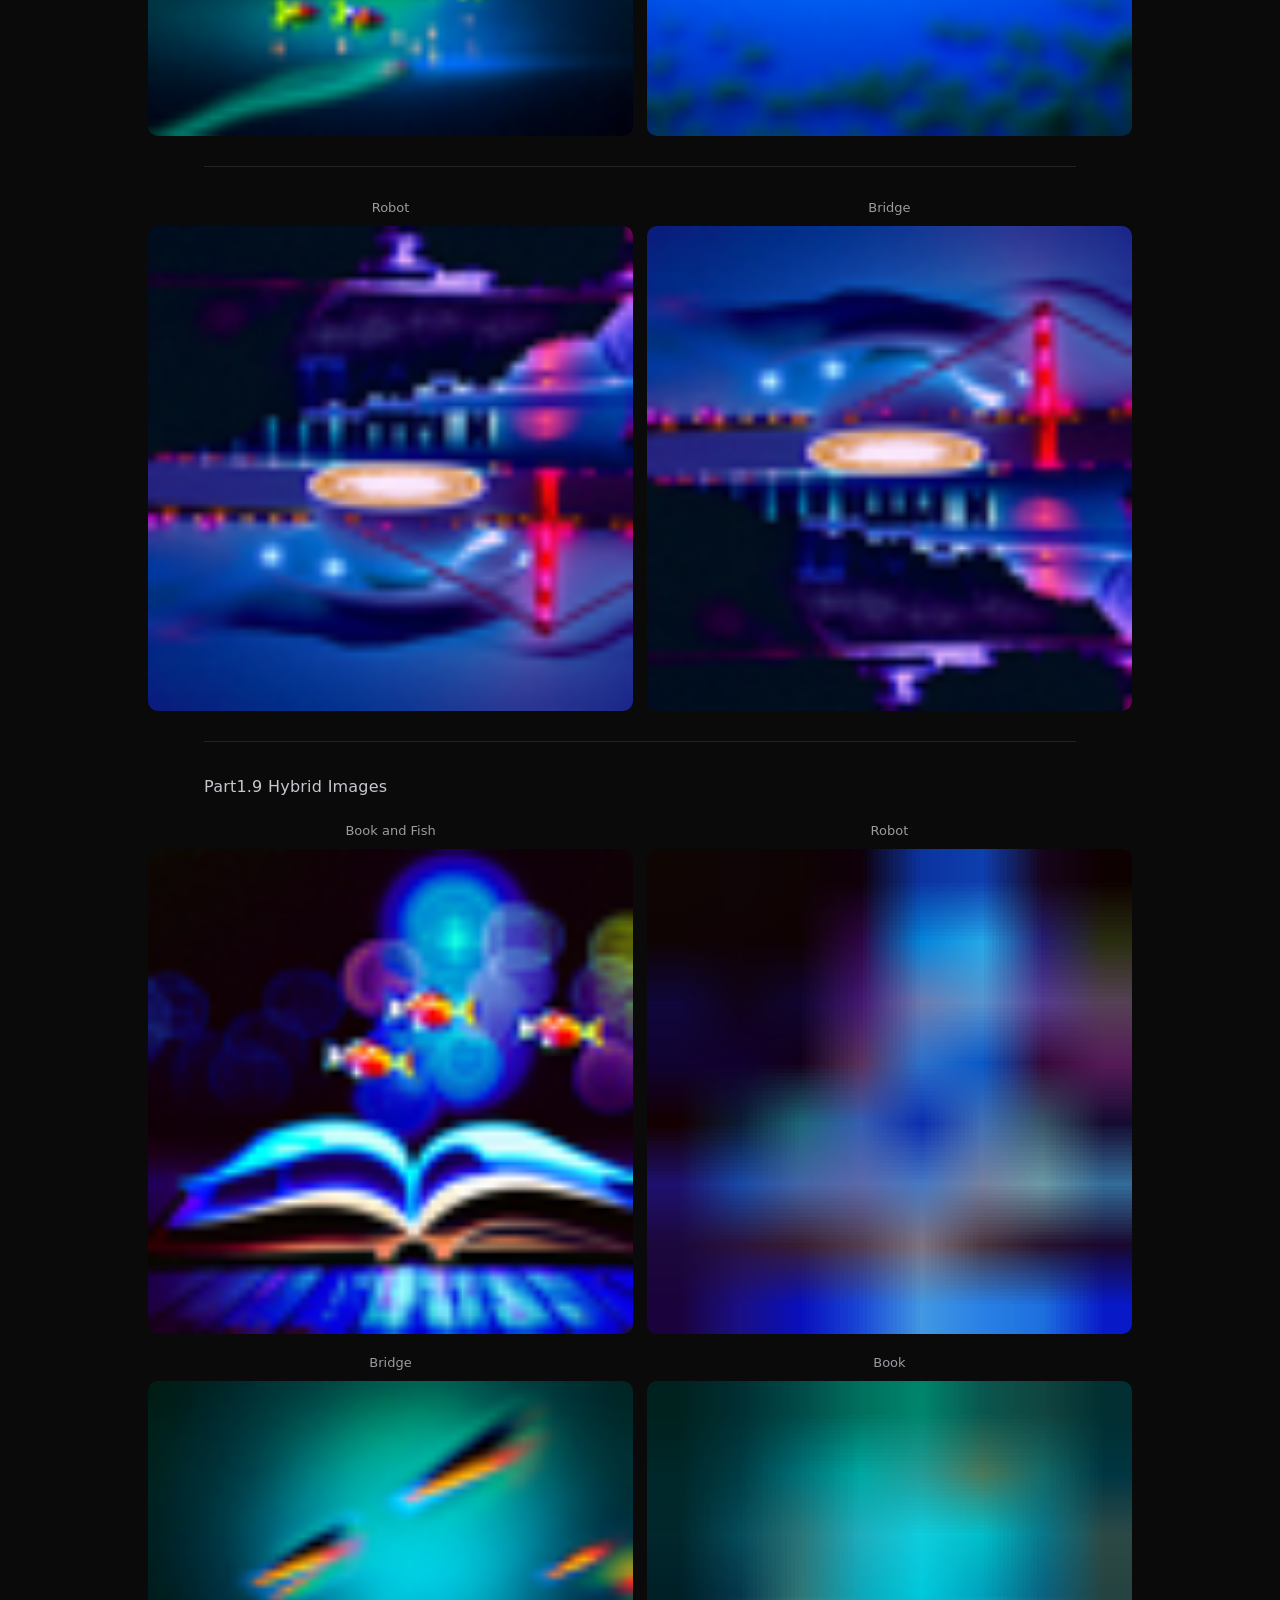
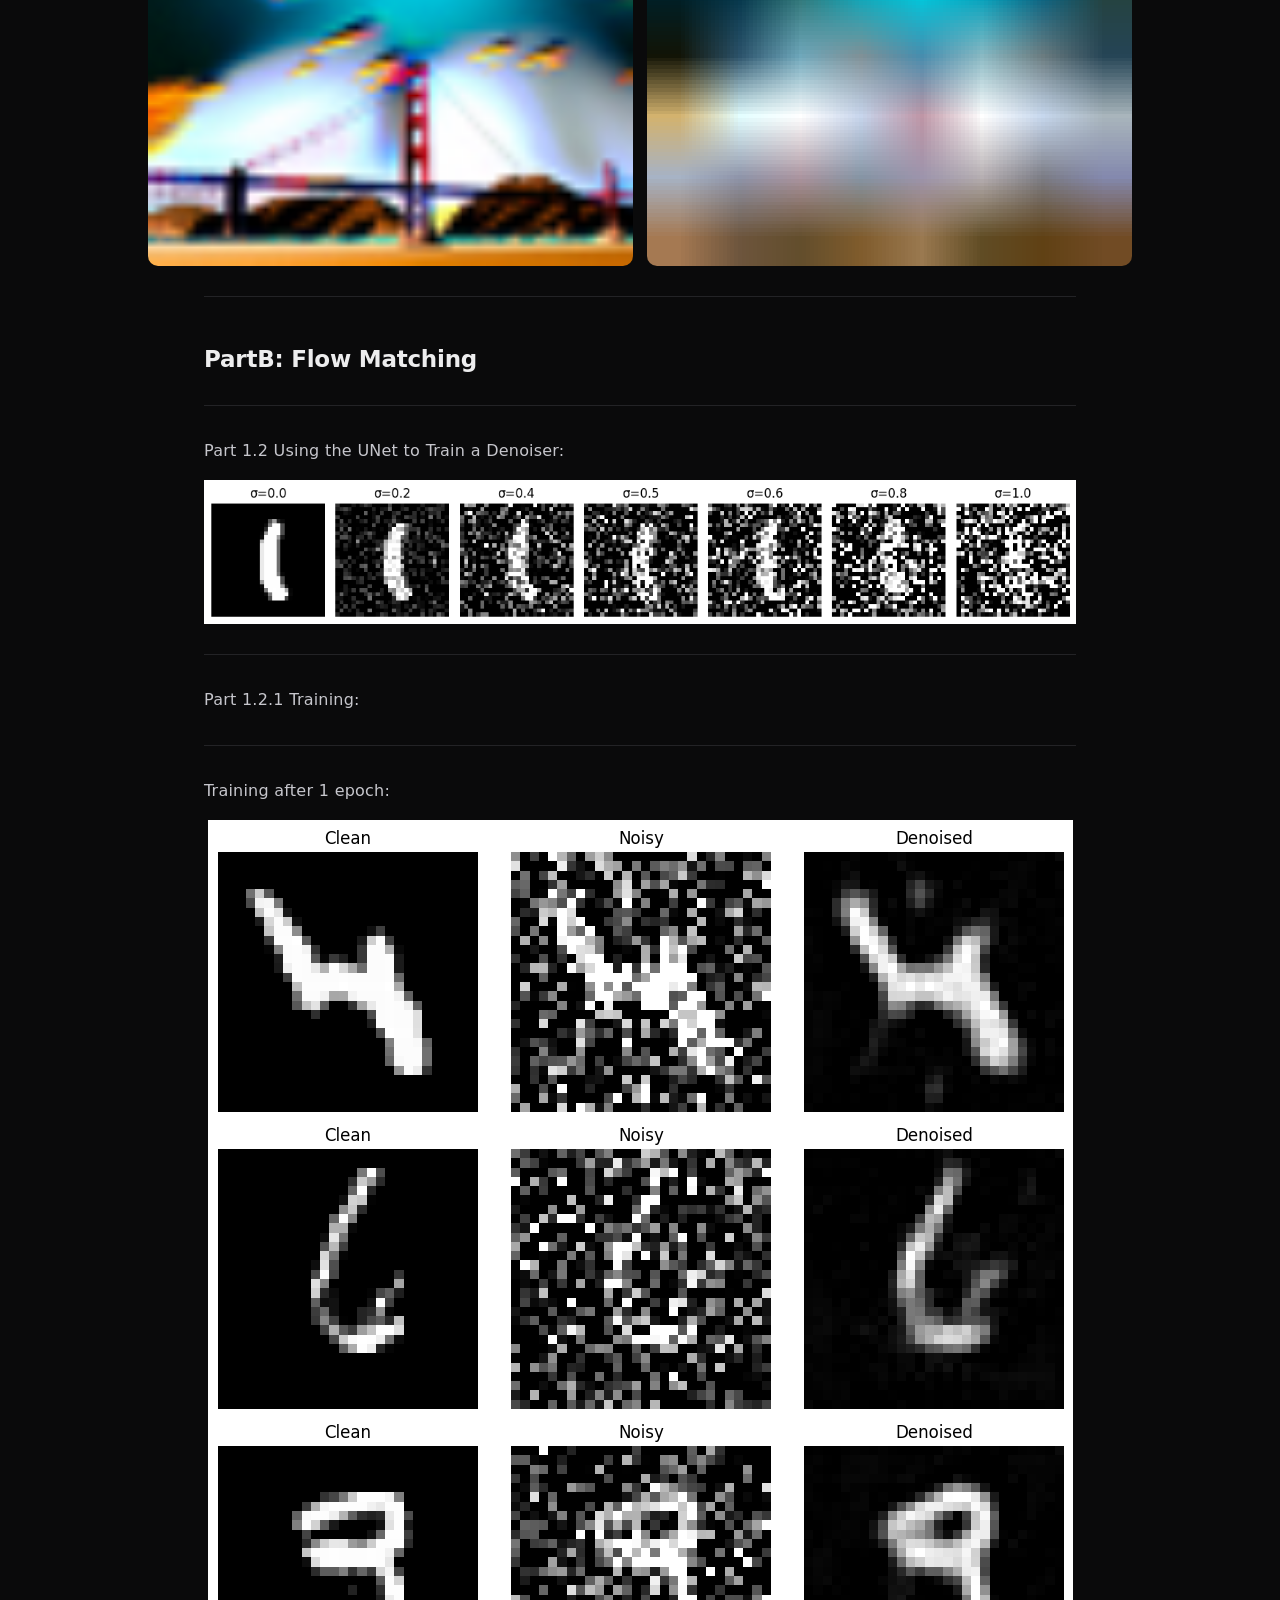
<file: Project5/project5.html>
<!doctype html>
<head>
  <meta charset="utf-8" />
  <meta name="viewport" content="width=device-width,initial-scale=1" />
  <!-- 移动端地址栏也用深色 -->
  <meta name="theme-color" content="#000000" />
  <title>Diffusion Models · PinkFloid</title>
  <link rel="stylesheet" href="../assets/project.css" />
</head>
<body>
  <nav class="topnav"><a href="../index.html">&larr; All projects</a></nav>
    <h1>Diffusion Models</h1><br>

     <hr class="sep">
</div>
  
  <h2 class="offset">Part0: Play with the Model using My Own Text Prompts</h2>
  <p class="offset" style="letter-spacing:0.2px; word-spacing:0.3px; line-height:1.9;"> 
  Here is my text prompts
</p>
  <img src="imgs\prompt.png" alt="" style="display:block; margin:0 auto; max-width:100%; height:auto;">
  <div class="three-imgs">
  <div class="img-block">
    <p class="img-caption">a high quality photo_0</p>
    <img src="imgs\a high quality photo_0.png" alt="">
  </div>

  <div class="img-block">
    <p class="img-caption">an open book on a wooden table with tiny colorful fish swimming out of its pages like an ocean</p>
    <img src="imgs\an open book on a wooden table with tiny colorful fish swimming out of its pages like an ocean_0.png" alt="">
  </div>

  <div class="img-block">
    <p class="img-caption">an ultra detailed photo of a robot barista making latte art in a futuristic coffee shop neon reflections 35mm photography</p>
    <img src="imgs\an ultra detailed photo of a robot barista making latte art in a futuristic coffee shop neon reflections 35mm photography_0.png" alt="">
  </div>
</div>
  
<div class="two-imgs">
  <div class="img-block">
    <p class="img-caption">an ultra detailed photo of a robot barista making latte art in a futuristic coffee shop neon reflections 35mm photography in 10 num_inference steps</p>
    <img src="imgs\an ultra detailed photo of a robot barista making latte art in a futuristic coffee shop neon reflections 35mm photography_0 (1).png" alt="">
  </div>

  <div class="img-block">
    <p class="img-caption">an ultra detailed photo of a robot barista making latte art in a futuristic coffee shop neon reflections 35mm photography in 20 num_inference steps</p>
    <img src="imgs\an ultra detailed photo of a robot barista making latte art in a futuristic coffee shop neon reflections 35mm photography_0.png" alt="">
  </div>
</div>

<p class="offset" style="letter-spacing:0.2px; word-spacing:0.3px; line-height:1.9;">
  I found that increasing num_inference_steps generally improves sharpness and coherence (e.g., clearer edges and fewer artifacts),
  but it also increases runtime. Some prompts (like the robot barista) benefit more from extra steps because they require more structured details.
</p>


<p class="offset" style="letter-spacing:0.2px; word-spacing:0.3px; line-height:1.9;"> 
  And the seed I am using is 100.
</p>

</div>
<hr class="sep">

<h2 class="offset">Part1: Sampling Loops</h2>
<hr class="sep">

<p class="offset" style="letter-spacing:0.2px; word-spacing:0.3px; line-height:1.9;"> 
  Part 1.1 Implementing the Forward
  <!-- <img src="imgs\forward.png" alt="" style="display:block; margin:0 auto; max-width:100%; height:auto;"> -->
</p>
<hr class="sep">
<p class="offset" style="letter-spacing:0.2px; word-spacing:0.3px; line-height:1.9;"> 
  Original Berkeley Campanile
<img src="imgs\campanile_64x64.png" alt="" style="display:block; margin:0 auto; max-width:100%; height:auto;">
<hr class="sep">
<div class="three-imgs">
  <div class="img-block">
    <p class="img-caption">noise level 250</p>
    <img src="imgs\noise_250.png" alt="">
  </div>

  <div class="img-block">
    <p class="img-caption">noise level 500</p>
    <img src="imgs\noise_500.png" alt="">
  </div>

  <div class="img-block">
    <p class="img-caption">noise level 750</p>
    <img src="imgs\noise_750.png" alt="">
  </div>
</div>

<hr class="sep">

<p class="offset" style="letter-spacing:0.2px; word-spacing:0.3px; line-height:1.9;"> 
  Part 1.2 Classical Denoising:
  <div class="three-imgs">
  <div class="img-block">
    <p class="img-caption">noise level 250</p>
    <img src="imgs\noise_250.png" alt="">
  </div>

  <div class="img-block">
    <p class="img-caption">noise level 500</p>
    <img src="imgs\noise_500.png" alt="">
  </div>

  <div class="img-block">
    <p class="img-caption">noise level 750</p>
    <img src="imgs\noise_750.png" alt="">
  </div>
</div>

<div class="three-imgs">
  <div class="img-block">
    <p class="img-caption">Gaussian Blur Denoising 250</p>
    <img src="imgs\noise_250_d.png" alt="">
  </div>

  <div class="img-block">
    <p class="img-caption">Gaussian Blur Denoising 500</p>
    <img src="imgs\noise_500_d.png" alt="">
  </div>

  <div class="img-block">
    <p class="img-caption">Gaussian Blur Denoising 750</p>
    <img src="imgs\noise_750_d.png" alt="">
  </div>
</div>
</p>

<hr class="sep">
<p class="offset" style="letter-spacing:0.2px; word-spacing:0.3px; line-height:1.9;"> 
  Part1.3: One-Step Denoising
</p>
<hr class="sep">
<p class="offset" style="letter-spacing:0.2px; word-spacing:0.3px; line-height:1.9;"> 
  Original Berkeley Campanile
<img src="imgs\campanile_64x64.png" alt="" style="display:block; margin:0 auto; max-width:100%; height:auto;">
</p>
<hr class="sep">
<div class="three-imgs">
  <div class="img-block">
    <p class="img-caption">noise level 250</p>
    <img src="imgs\noise_250.png" alt="">
  </div>

  <div class="img-block">
    <p class="img-caption">noise level 500</p>
    <img src="imgs\noise_500.png" alt="">
  </div>

  <div class="img-block">
    <p class="img-caption">noise level 750</p>
    <img src="imgs\noise_750.png" alt="">
  </div>
</div>

<div class="three-imgs">
  <div class="img-block">
    <p class="img-caption">One-Step Denoised 250</p>
    <img src="imgs\250.jpg" alt="">
  </div>

  <div class="img-block">
    <p class="img-caption">One-Step Denoised 500</p>
    <img src="imgs\500.jpg" alt="">
  </div>

  <div class="img-block">
    <p class="img-caption">One-Step Denoised 750</p>
    <img src="imgs\750.jpg" alt="">
  </div>
</div>

<hr class="sep">
<p class="offset" style="letter-spacing:0.2px; word-spacing:0.3px; line-height:1.9;"> 
  Part1.4: Iterative Denoising
</p>

<p class="offset" style="letter-spacing:0.2px; word-spacing:0.3px; line-height:1.9;">
  Iterative denoising uses strided timesteps from 990 to 0 with stride 30, and we start from i_start = 10.
</p>


<div class="five-imgs">
  <figure>
    <img src="imgs/0_iter.png" alt="样例 1">
    <figcaption>Noisy Campanile 0 iteration</figcaption>
  </figure>
  <figure>
    <img src="imgs/5_iter.png" alt="样例 2">
    <figcaption>Noisy Campanile 5 iteration</figcaption>
  </figure>
  <figure>
    <img src="imgs/10_iter.png" alt="样例 3">
    <figcaption>Noisy Campanile 10 iteration</figcaption>
  </figure>
  <figure>
    <img src="imgs/15_iter.png" alt="样例 4">
    <figcaption>Noisy Campanile 15 iteration</figcaption>
  </figure>
  <figure>
    <img src="imgs/20_iter.png" alt="样例 5">
    <figcaption>Noisy Campanile 20 iteration</figcaption>
  </figure>
</div>

<div class="four-imgs">
  <figure>
    <img src="imgs/campanile_64x64.png" alt="样例 1">
    <figcaption>original</figcaption>
  </figure>
  <figure>
    <img src="imgs/22_iter.png" alt="样例 2">
    <figcaption>Iteratively Denoised Campanile</figcaption>
  </figure>
  <figure>
    <img src="imgs/750.jpg" alt="样例 3">
    <figcaption>One-Step Denoised Campanile</figcaption>
  </figure>
  <figure>
    <img src="imgs/noise_750_d.png" alt="样例 4">
    <figcaption>Gaussian Blurred Campanile</figcaption>
  </figure>
</div>

<hr class="sep">
<p class="offset" style="letter-spacing:0.2px; word-spacing:0.3px; line-height:1.9;"> 
  Part1.5: Diffusion Model Sampling
</p>

<p class="offset" style="letter-spacing:0.2px; word-spacing:0.3px; line-height:1.9;">
  Prompt: "a high quality photo" (seed = 100).
</p>

<div class="five-imgs">
  <figure>
    <img src="imgs/sample_0.jpg" alt="样例 1">
    <figcaption>sample 1</figcaption>
  </figure>
  <figure>
    <img src="imgs/sample_1.jpg" alt="样例 2">
    <figcaption>sample 2</figcaption>
  </figure>
  <figure>
    <img src="imgs/sample_2.jpg" alt="样例 3">
    <figcaption>sample 3</figcaption>
  </figure>
  <figure>
    <img src="imgs/sample_3.jpg" alt="样例 4">
    <figcaption>sample 4</figcaption>
  </figure>
  <figure>
    <img src="imgs/sample_4.jpg" alt="样例 5">
    <figcaption>sample 5</figcaption>
  </figure>
</div>

<hr class="sep">
<p class="offset" style="letter-spacing:0.2px; word-spacing:0.3px; line-height:1.9;"> 
  Part1.6: Classifier-Free Guidance (CFG)
</p>

<p class="offset" style="letter-spacing:0.2px; word-spacing:0.3px; line-height:1.9;">
  CFG sampling with guidance scale γ = 7 and prompt: "a high quality photo".
</p>


<div class="five-imgs">
  <figure>
    <img src="imgs/1_iter_cfg.png" alt="样例 1">
    <figcaption>sample 1</figcaption>
  </figure>
  <figure>
    <img src="imgs/2_iter_cfg.png" alt="样例 2">
    <figcaption>sample 2</figcaption>
  </figure>
  <figure>
    <img src="imgs/3_iter_cfg.png" alt="样例 3">
    <figcaption>sample 3</figcaption>
  </figure>
  <figure>
    <img src="imgs/4_iter_cfg.png" alt="样例 4">
    <figcaption>sample 4</figcaption>
  </figure>
  <figure>
    <img src="imgs/5_iter_cfg.png" alt="样例 5">
    <figcaption>sample 5</figcaption>
  </figure>
</div>

<hr class="sep">
<p class="offset" style="letter-spacing:0.2px; word-spacing:0.3px; line-height:1.9;"> 
  Part1.7 Image-to-image Translation
</p>

<p class="offset" style="letter-spacing:0.2px; word-spacing:0.3px; line-height:1.9;">
  Text-conditional edits use the provided prompt(s) in the handout with CFG (γ = 7).
</p>


<hr class="sep">
<p class="offset" style="letter-spacing:0.2px; word-spacing:0.3px; line-height:1.9;"> 
  Original Berkeley Campanile
<img src="imgs\campanile_64x64.png" alt="" style="display:block; margin:0 auto; max-width:100%; height:auto;">
</p>
<div class="six-imgs">
  <figure>
    <img src="imgs\1.7_1_1.jpg" alt="样例 1">
    <figcaption>i_start = 1</figcaption>
  </figure>
  <figure>
    <img src="imgs/1.7_3_1.jpg" alt="样例 2">
    <figcaption>i_start = 3</figcaption>
  </figure>
  <figure>
    <img src="imgs/1.7_5_1.jpg" alt="样例 3">
    <figcaption>i_start = 5</figcaption>
  </figure>
  <figure>
    <img src="imgs/1.7_7_1.jpg" alt="样例 4">
    <figcaption>i_start = 7</figcaption>
  </figure>
  <figure>
    <img src="imgs/1.7_10_1.jpg" alt="样例 5">
    <figcaption>i_start = 10</figcaption>
  </figure>
  <figure>
    <img src="imgs/1.7_20_1.jpg" alt="样例 5">
    <figcaption>i_start = 20</figcaption>
  </figure>
</div>
<hr class="sep">

<p class="offset" style="letter-spacing:0.2px; word-spacing:0.3px; line-height:1.9;"> 
  Original Image
<img src="imgs\an ultra detailed photo of a robot barista making latte art in a futuristic coffee shop neon reflections 35mm photography_0.png" alt="" style="display:block; margin:0 auto; max-width:100%; height:auto;">
</p>
<div class="six-imgs">
  <figure>
    <img src="imgs\1.7_1_2.jpg" alt="样例 1">
    <figcaption>i_start = 1</figcaption>
  </figure>
  <figure>
    <img src="imgs/1.7_3_2.jpg" alt="样例 2">
    <figcaption>i_start = 3</figcaption>
  </figure>
  <figure>
    <img src="imgs/1.7_5_2.jpg" alt="样例 3">
    <figcaption>i_start = 5</figcaption>
  </figure>
  <figure>
    <img src="imgs/1.7_7_2.jpg" alt="样例 4">
    <figcaption>i_start = 7</figcaption>
  </figure>
  <figure>
    <img src="imgs/1.7_10_2.jpg" alt="样例 5">
    <figcaption>i_start = 10</figcaption>
  </figure>
  <figure>
    <img src="imgs/1.7_20_2.jpg" alt="样例 5">
    <figcaption>i_start = 20</figcaption>
  </figure>
</div>
<hr class="sep">

<p class="offset" style="letter-spacing:0.2px; word-spacing:0.3px; line-height:1.9;"> 
  Original Image
<img src="imgs\an open book on a wooden table with tiny colorful fish swimming out of its pages like an ocean_0.png" alt="" style="display:block; margin:0 auto; max-width:100%; height:auto;">
</p>
<div class="six-imgs">
  <figure>
    <img src="imgs\1.7_1_3.jpg" alt="样例 1">
    <figcaption>i_start = 1</figcaption>
  </figure>
  <figure>
    <img src="imgs/1.7_3_3.jpg" alt="样例 2">
    <figcaption>i_start = 3</figcaption>
  </figure>
  <figure>
    <img src="imgs/1.7_5_3.jpg" alt="样例 3">
    <figcaption>i_start = 5</figcaption>
  </figure>
  <figure>
    <img src="imgs/1.7_7_3.jpg" alt="样例 4">
    <figcaption>i_start = 7</figcaption>
  </figure>
  <figure>
    <img src="imgs/1.7_10_3.jpg" alt="样例 5">
    <figcaption>i_start = 10</figcaption>
  </figure>
  <figure>
    <img src="imgs/1.7_20_3.jpg" alt="样例 5">
    <figcaption>i_start = 20</figcaption>
  </figure>
</div>
<hr class="sep">

<hr class="sep">
<p class="offset" style="letter-spacing:0.2px; word-spacing:0.3px; line-height:1.9;"> 
  Part1.7.1 Editing Hand-Drawn and Web Images
</p>

<p class="offset" style="letter-spacing:0.2px; word-spacing:0.3px; line-height:1.9;"> 
  Original Image
<img src="imgs\advocado.png" alt="" style="display:block; margin:0 auto; max-width:100%; height:auto;">
</p>
<div class="six-imgs">
  <figure>
    <img src="imgs\step_1.png" alt="样例 1">
    <figcaption>i_start = 1</figcaption>
  </figure>
  <figure>
    <img src="imgs/step_3.png" alt="样例 2">
    <figcaption>i_start = 3</figcaption>
  </figure>
  <figure>
    <img src="imgs/step_5.png" alt="样例 3">
    <figcaption>i_start = 5</figcaption>
  </figure>
  <figure>
    <img src="imgs/step_7.png" alt="样例 4">
    <figcaption>i_start = 7</figcaption>
  </figure>
  <figure>
    <img src="imgs/step_10.png" alt="样例 5">
    <figcaption>i_start = 10</figcaption>
  </figure>
  <figure>
    <img src="imgs/step_20.png" alt="样例 5">
    <figcaption>i_start = 20</figcaption>
  </figure>
</div>
<hr class="sep">

<p class="offset" style="letter-spacing:0.2px; word-spacing:0.3px; line-height:1.9;"> 
  Original Image
<img src="imgs\house.png" alt="" style="display:block; margin:0 auto; max-width:100%; height:auto;">
</p>
<div class="six-imgs">
  <figure>
    <img src="imgs\house1.png" alt="样例 1">
    <figcaption>i_start = 1</figcaption>
  </figure>
  <figure>
    <img src="imgs/house3.png" alt="样例 2">
    <figcaption>i_start = 3</figcaption>
  </figure>
  <figure>
    <img src="imgs/house5.png" alt="样例 3">
    <figcaption>i_start = 5</figcaption>
  </figure>
  <figure>
    <img src="imgs/house7.png" alt="样例 4">
    <figcaption>i_start = 7</figcaption>
  </figure>
  <figure>
    <img src="imgs/house10.png" alt="样例 5">
    <figcaption>i_start = 10</figcaption>
  </figure>
  <figure>
    <img src="imgs/house20.png" alt="样例 5">
    <figcaption>i_start = 20</figcaption>
  </figure>
</div>
<hr class="sep">

<p class="offset" style="letter-spacing:0.2px; word-spacing:0.3px; line-height:1.9;"> 
  Original Image
<img src="imgs\robot.png" alt="" style="display:block; margin:0 auto; max-width:100%; height:auto;">
</p>
<div class="six-imgs">
  <figure>
    <img src="imgs\robot1.png" alt="样例 1">
    <figcaption>i_start = 1</figcaption>
  </figure>
  <figure>
    <img src="imgs/robot3.png" alt="样例 2">
    <figcaption>i_start = 3</figcaption>
  </figure>
  <figure>
    <img src="imgs/robot5.png" alt="样例 3">
    <figcaption>i_start = 5</figcaption>
  </figure>
  <figure>
    <img src="imgs/robot7.png" alt="样例 4">
    <figcaption>i_start = 7</figcaption>
  </figure>
  <figure>
    <img src="imgs/robot10.png" alt="样例 5">
    <figcaption>i_start = 10</figcaption>
  </figure>
  <figure>
    <img src="imgs/robot20.png" alt="样例 5">
    <figcaption>i_start = 20</figcaption>
  </figure>
</div>

<hr class="sep">
<p class="offset" style="letter-spacing:0.2px; word-spacing:0.3px; line-height:1.9;"> 
  Part1.7.2 Inpainting
</p>

<hr class="sep">
</p>
<div class="two-imgs">
  <div class="img-block">
    <p class="img-caption">Campanile</p>
    <img src="imgs/campanile_64x64.png" alt="">
  </div>

  <div class="img-block">
    <p class="img-caption">Campanile Inpainted</p>
    <img src="imgs/1.7.2_3.jpg" alt="">
  </div>
</div>
</p>

<hr class="sep">
</p>
<div class="four-imgs">
  <div class="img-block">
    <p class="img-caption">Original</p>
    <img src="imgs/1.7.2_2_original.png" alt="">
  </div>

  <div class="img-block">
    <p class="img-caption">Mask</p>
    <img src="imgs/1.7.2_2_mask.png" alt="">
  </div>

  <div class="img-block">
    <p class="img-caption">to_replace</p>
    <img src="imgs/1.7.2_2_to_replace.png" alt="">
  </div>

  <div class="img-block">
    <p class="img-caption">Inpainted</p>
    <img src="imgs/1.7.2_2.jpg" alt="">
  </div>
</div>
</p>
</p>
<hr class="sep">
</p>
<div class="four-imgs">
  <div class="img-block">
    <p class="img-caption">Original</p>
    <img src="imgs/1.7.2_4_original.png" alt="">
  </div>

  <div class="img-block">
    <p class="img-caption">Mask</p>
    <img src="imgs/1.7.2_4_mask.png" alt="">
  </div>

  <div class="img-block">
    <p class="img-caption">to_replace</p>
    <img src="imgs/1.7.2_4_to_replace.png" alt="">
  </div>

  <div class="img-block">
    <p class="img-caption">Inpainted</p>
    <img src="imgs/1.7.2_4.jpg" alt="">
  </div>
</div>
</p>
<hr class="sep">

<p class="offset" style="letter-spacing:0.2px; word-spacing:0.3px; line-height:1.9;"> 
  Part1.7.3 Text-Conditional Image-to-image Translation
</p>
<hr class="sep">
<p class="offset" style="letter-spacing:0.2px; word-spacing:0.3px; line-height:1.9;"> 
  Original Berkeley Campanile
<img src="imgs\campanile_64x64.png" alt="" style="display:block; margin:0 auto; max-width:100%; height:auto;">
</p>
<div class="six-imgs">
  <figure>
    <img src="imgs/step_1 (10).png" alt="样例 1">
    <figcaption>i_start = 1</figcaption>
  </figure>
  <figure>
    <img src="imgs/step_3 (10).png" alt="样例 2">
    <figcaption>i_start = 3</figcaption>
  </figure>
  <figure>
    <img src="imgs/step_5 (10).png" alt="样例 3">
    <figcaption>i_start = 5</figcaption>
  </figure>
  <figure>
    <img src="imgs/step_7 (10).png" alt="样例 4">
    <figcaption>i_start = 7</figcaption>
  </figure>
  <figure>
    <img src="imgs/step_10 (10).png" alt="样例 5">
    <figcaption>i_start = 10</figcaption>
  </figure>
  <figure>
    <img src="imgs/step_20 (10).png" alt="样例 5">
    <figcaption>i_start = 20</figcaption>
  </figure>
</div>
<hr class="sep">

<p class="offset" style="letter-spacing:0.2px; word-spacing:0.3px; line-height:1.9;"> 
  Original Image
<img src="imgs/1.7.2_2_original.png" alt="" style="display:block; margin:0 auto; max-width:100%; height:auto;">
</p>
<div class="six-imgs">
  <figure>
    <img src="imgs/step_1 (8).png" alt="样例 1">
    <figcaption>i_start = 1</figcaption>
  </figure>
  <figure>
    <img src="imgs/step_3 (8).png" alt="样例 2">
    <figcaption>i_start = 3</figcaption>
  </figure>
  <figure>
    <img src="imgs/step_5 (8).png" alt="样例 3">
    <figcaption>i_start = 5</figcaption>
  </figure>
  <figure>
    <img src="imgs/step_7 (8).png" alt="样例 4">
    <figcaption>i_start = 7</figcaption>
  </figure>
  <figure>
    <img src="imgs/step_10 (8).png" alt="样例 5">
    <figcaption>i_start = 10</figcaption>
  </figure>
  <figure>
    <img src="imgs/step_20 (8).png" alt="样例 5">
    <figcaption>i_start = 20</figcaption>
  </figure>
</div>
<hr class="sep">

<p class="offset" style="letter-spacing:0.2px; word-spacing:0.3px; line-height:1.9;"> 
  Original Image
<img src="imgs/1.7.2_4_original.png" alt="" style="display:block; margin:0 auto; max-width:100%; height:auto;">
</p>
<div class="six-imgs">
  <figure>
    <img src="imgs/step_1 (9).png" alt="样例 1">
    <figcaption>i_start = 1</figcaption>
  </figure>
  <figure>
    <img src="imgs/step_3 (9).png" alt="样例 2">
    <figcaption>i_start = 3</figcaption>
  </figure>
  <figure>
    <img src="imgs/step_5 (9).png" alt="样例 3">
    <figcaption>i_start = 5</figcaption>
  </figure>
  <figure>
    <img src="imgs/step_7 (9).png" alt="样例 4">
    <figcaption>i_start = 7</figcaption>
  </figure>
  <figure>
    <img src="imgs/step_10 (9).png" alt="样例 5">
    <figcaption>i_start = 10</figcaption>
  </figure>
  <figure>
    <img src="imgs/step_20 (9).png" alt="样例 5">
    <figcaption>i_start = 20</figcaption>
  </figure>
</div>
<hr class="sep">


<p class="offset" style="letter-spacing:0.2px; word-spacing:0.3px; line-height:1.9;"> 
  Part1.8 Visual Anagrams
</p>

</p>
<div class="two-imgs">
  <div class="img-block">
    <p class="img-caption">Bridge</p>
    <img src="imgs/illusion_top.png" alt="">
  </div>

  <div class="img-block">
    <p class="img-caption">Book</p>
    <img src="imgs/illusion_bottom_reveal.png" alt="">
  </div>
</div>
</p>
<hr class="sep">

</p>
<div class="two-imgs">
  <div class="img-block">
    <p class="img-caption">Robot</p>
    <img src="imgs/illusion_top (1).png" alt="">
  </div>

  <div class="img-block">
    <p class="img-caption">Bridge</p>
    <img src="imgs/illusion_bottom_reveal (1).png" alt="">
  </div>
</div>
</p>
<hr class="sep">

<p class="offset" style="letter-spacing:0.2px; word-spacing:0.3px; line-height:1.9;"> 
  Part1.9 Hybrid Images
</p>

</p>
<div class="two-imgs">
  <div class="img-block">
    <p class="img-caption">Book and Fish</p>
    <img src="imgs/hybrid_close_view (3).png" alt="">
  </div>

  <div class="img-block">
    <p class="img-caption">Robot</p>
    <img src="imgs/hybrid_far_view (3).png" alt="">
  </div>
</div>
</p>

</p>
<div class="two-imgs">
  <div class="img-block">
    <p class="img-caption">Bridge</p>
    <img src="imgs/hybrid_close_view (2).png" alt="">
  </div>

  <div class="img-block">
    <p class="img-caption">Book</p>
    <img src="imgs/hybrid_far_view (2).png" alt="">
  </div>
</div>
</p>



















<hr class="sep">
<h2 class="offset">PartB: Flow Matching</h2>
<hr class="sep">
<p class="offset" style="letter-spacing:0.2px; word-spacing:0.3px; line-height:1.9;"> 
  Part 1.2 Using the UNet to Train a Denoiser:
</p>
<p class="offset" style="letter-spacing:0.2px; word-spacing:0.3px; line-height:1.9;"> 
<img src="imgs/1.2_unet.png" alt="" style="display:block; margin:0 auto; max-width:100%; height:auto;">
</p>

<hr class="sep">
<p class="offset" style="letter-spacing:0.2px; word-spacing:0.3px; line-height:1.9;"> 
  Part 1.2.1 Training:
</p>
<hr class="sep">
<p class="offset" style="letter-spacing:0.2px; word-spacing:0.3px; line-height:1.9;"> 
  Training after 1 epoch:
</p>
<p class="offset" style="letter-spacing:0.2px; word-spacing:0.3px; line-height:1.9;"> 
<img src="imgs/1.2.1_unet_1_epoch.png" alt="" style="display:block; margin:0 auto; max-width:100%; height:auto;">
</p>
<hr class="sep">
<p class="offset" style="letter-spacing:0.2px; word-spacing:0.3px; line-height:1.9;"> 
  Training after 5 epochs:
</p>
<p class="offset" style="letter-spacing:0.2px; word-spacing:0.3px; line-height:1.9;"> 
<img src="imgs/1.2.1_unet_5_epoch.png" alt="" style="display:block; margin:0 auto; max-width:100%; height:auto;">
</p>
<hr class="sep">
<p class="offset" style="letter-spacing:0.2px; word-spacing:0.3px; line-height:1.9;"> 
  Training Loss Curve:
</p>
<p class="offset" style="letter-spacing:0.2px; word-spacing:0.3px; line-height:1.9;"> 
<img src="imgs/1.2.1_unet_train_loss.png" alt="" style="display:block; margin:0 auto; max-width:100%; height:auto;">
</p>


<hr class="sep">
<p class="offset" style="letter-spacing:0.2px; word-spacing:0.3px; line-height:1.9;"> 
  Part 1.2.2 Out-of-Distribution Testing:
</p>


<hr class="sep">
<p class="offset" style="letter-spacing:0.2px; word-spacing:0.3px; line-height:1.9;"> 
  Noise Level = 0:
</p>
<p class="offset" style="letter-spacing:0.2px; word-spacing:0.3px; line-height:1.9;"> 
<img src="imgs/1.2.2_unet_sigma0.png" alt="" style="display:block; margin:0 auto; max-width:100%; height:auto;">
</p>


<hr class="sep">
<p class="offset" style="letter-spacing:0.2px; word-spacing:0.3px; line-height:1.9;"> 
  Noise Level = 0.2:
</p>
<p class="offset" style="letter-spacing:0.2px; word-spacing:0.3px; line-height:1.9;"> 
<img src="imgs/1.2.2_unet_sigma0.2.png" alt="" style="display:block; margin:0 auto; max-width:100%; height:auto;">
</p>

<hr class="sep">
<p class="offset" style="letter-spacing:0.2px; word-spacing:0.3px; line-height:1.9;"> 
  Noise Level = 0.4:
</p>
<p class="offset" style="letter-spacing:0.2px; word-spacing:0.3px; line-height:1.9;"> 
<img src="imgs/1.2.2_unet_sigma0.4.png" alt="" style="display:block; margin:0 auto; max-width:100%; height:auto;">
</p>


<hr class="sep">
<p class="offset" style="letter-spacing:0.2px; word-spacing:0.3px; line-height:1.9;"> 
  Noise Level = 0.5:
</p>
<p class="offset" style="letter-spacing:0.2px; word-spacing:0.3px; line-height:1.9;"> 
<img src="imgs/1.2.2_unet_sigma0.5.png" alt="" style="display:block; margin:0 auto; max-width:100%; height:auto;">
</p>

<hr class="sep">
<p class="offset" style="letter-spacing:0.2px; word-spacing:0.3px; line-height:1.9;"> 
  Noise Level = 0.6:
</p>
<p class="offset" style="letter-spacing:0.2px; word-spacing:0.3px; line-height:1.9;"> 
<img src="imgs/1.2.2_unet_sigma0.6.png" alt="" style="display:block; margin:0 auto; max-width:100%; height:auto;">
</p>

<hr class="sep">
<p class="offset" style="letter-spacing:0.2px; word-spacing:0.3px; line-height:1.9;"> 
  Noise Level = 0.8:
</p>
<p class="offset" style="letter-spacing:0.2px; word-spacing:0.3px; line-height:1.9;"> 
<img src="imgs/1.2.2_unet_sigma0.8.png" alt="" style="display:block; margin:0 auto; max-width:100%; height:auto;">
</p>

<hr class="sep">
<p class="offset" style="letter-spacing:0.2px; word-spacing:0.3px; line-height:1.9;"> 
  Noise Level = 1:
</p>
<p class="offset" style="letter-spacing:0.2px; word-spacing:0.3px; line-height:1.9;"> 
<img src="imgs/1.2.2_unet_sigma1.png" alt="" style="display:block; margin:0 auto; max-width:100%; height:auto;">
</p>

<hr class="sep">
<p class="offset" style="letter-spacing:0.2px; word-spacing:0.3px; line-height:1.9;"> 
  Part 1.2.3 Denoising Pure Noise:
</p>

<hr class="sep">
<p class="offset" style="letter-spacing:0.2px; word-spacing:0.3px; line-height:1.9;"> 
  Training After 1 Epoch:
</p>
<p class="offset" style="letter-spacing:0.2px; word-spacing:0.3px; line-height:1.9;"> 
<img src="imgs/1.2.3_unet_1_epoch.png" alt="" style="display:block; margin:0 auto; max-width:100%; height:auto;">
</p>

<hr class="sep">
<p class="offset" style="letter-spacing:0.2px; word-spacing:0.3px; line-height:1.9;"> 
  Training After 5 Epoch:
</p>
<p class="offset" style="letter-spacing:0.2px; word-spacing:0.3px; line-height:1.9;"> 
<img src="imgs/1.2.3_unet_5_epoch.png" alt="" style="display:block; margin:0 auto; max-width:100%; height:auto;">
</p>

<hr class="sep">
<p class="offset" style="letter-spacing:0.2px; word-spacing:0.3px; line-height:1.9;"> 
  Training Loss:
</p>
<p class="offset" style="letter-spacing:0.2px; word-spacing:0.3px; line-height:1.9;"> 
<img src="imgs/1.2.3_unet_train_loss.png" alt="" style="display:block; margin:0 auto; max-width:100%; height:auto;">
</p>

<hr class="sep">
<p class="offset" style="letter-spacing:0.2px; word-spacing:0.3px; line-height:1.9;">
  We observe that nearly all generated outputs look the same and resemble a blurry mixture of multiple digits. This happens because the input is pure random Gaussian noise, which provides almost no information about which specific MNIST digit the model should reconstruct. With an MSE loss, the model is rewarded for producing an “average” output that minimizes squared error over many possible training images. As a result, instead of generating diverse digits, the network tends to converge to a single prototype that looks like a superposition of many digits, so different random inputs lead to very similar outputs.
</p>



<hr class="sep">
<p class="offset" style="letter-spacing:0.2px; word-spacing:0.3px; line-height:1.9;"> 
  Part 2.2 Training the UNet:
</p>

<p class="offset" style="letter-spacing:0.2px; word-spacing:0.3px; line-height:1.9;"> 
<img src="imgs/2.2_train_loss.png" alt="" style="display:block; margin:0 auto; max-width:100%; height:auto;">
</p>

<hr class="sep">
<p class="offset" style="letter-spacing:0.2px; word-spacing:0.3px; line-height:1.9;"> 
  2.3 Sampling from the UNet:
</p>
<hr class="sep">
<p class="offset" style="letter-spacing:0.2px; word-spacing:0.3px; line-height:1.9;"> 
  Training After 1 Epoch:
</p>
<p class="offset" style="letter-spacing:0.2px; word-spacing:0.3px; line-height:1.9;"> 
<img src="imgs/2.3_epoch_1.png" alt="" style="display:block; margin:0 auto; max-width:100%; height:auto;">
</p>

<hr class="sep">
<p class="offset" style="letter-spacing:0.2px; word-spacing:0.3px; line-height:1.9;"> 
  Training After 5 Epoch:
</p>
<p class="offset" style="letter-spacing:0.2px; word-spacing:0.3px; line-height:1.9;"> 
<img src="imgs/2.3_epoch2.png" alt="" style="display:block; margin:0 auto; max-width:100%; height:auto;">
</p>


<hr class="sep">
<p class="offset" style="letter-spacing:0.2px; word-spacing:0.3px; line-height:1.9;"> 
  Training After 10 Epoch:
</p>
<p class="offset" style="letter-spacing:0.2px; word-spacing:0.3px; line-height:1.9;"> 
<img src="imgs/2.3_epoch10.png" alt="" style="display:block; margin:0 auto; max-width:100%; height:auto;">
</p>


<hr class="sep">
<p class="offset" style="letter-spacing:0.2px; word-spacing:0.3px; line-height:1.9;"> 
  Part 2.5 Training the UNet(Class-Conditional):
</p>

<p class="offset" style="letter-spacing:0.2px; word-spacing:0.3px; line-height:1.9;"> 
<img src="imgs/2.5_train_loss.png" alt="" style="display:block; margin:0 auto; max-width:100%; height:auto;">
</p>


<hr class="sep">
<p class="offset" style="letter-spacing:0.2px; word-spacing:0.3px; line-height:1.9;"> 
  2.6 Sampling from the UNet(Class-Conditional):
</p>
<hr class="sep">
<p class="offset" style="letter-spacing:0.2px; word-spacing:0.3px; line-height:1.9;"> 
  Training After 1 Epoch:
</p>
<p class="offset" style="letter-spacing:0.2px; word-spacing:0.3px; line-height:1.9;"> 
<img src="imgs/2.6_epoch_1.png" alt="" style="display:block; margin:0 auto; max-width:100%; height:auto;">
</p>

<hr class="sep">
<p class="offset" style="letter-spacing:0.2px; word-spacing:0.3px; line-height:1.9;"> 
  Training After 5 Epoch:
</p>
<p class="offset" style="letter-spacing:0.2px; word-spacing:0.3px; line-height:1.9;"> 
<img src="imgs/2.6_epoch2.png" alt="" style="display:block; margin:0 auto; max-width:100%; height:auto;">
</p>


<hr class="sep">
<p class="offset" style="letter-spacing:0.2px; word-spacing:0.3px; line-height:1.9;"> 
  Training After 10 Epoch:
</p>
<p class="offset" style="letter-spacing:0.2px; word-spacing:0.3px; line-height:1.9;"> 
<img src="imgs/2.6_epoch10.png" alt="" style="display:block; margin:0 auto; max-width:100%; height:auto;">
</p>

<hr class="sep">
<p class="offset" style="letter-spacing:0.2px; word-spacing:0.3px; line-height:1.9;"> 
  After I remove the learning rate scheduler, I lower the learning rate(1e-3) to compensate for the lack of the scheduler:
</p>

<hr class="sep">
<p class="offset" style="letter-spacing:0.2px; word-spacing:0.3px; line-height:1.9;"> 
  Training After 1 Epoch:
</p>
<p class="offset" style="letter-spacing:0.2px; word-spacing:0.3px; line-height:1.9;"> 
<img src="imgs/2.6_epoch_1_without_sche.png" alt="" style="display:block; margin:0 auto; max-width:100%; height:auto;">
</p>

<hr class="sep">
<p class="offset" style="letter-spacing:0.2px; word-spacing:0.3px; line-height:1.9;"> 
  Training After 5 Epoch:
</p>
<p class="offset" style="letter-spacing:0.2px; word-spacing:0.3px; line-height:1.9;"> 
<img src="imgs/2.6_epoch2_without_sche.png" alt="" style="display:block; margin:0 auto; max-width:100%; height:auto;">
</p>


<hr class="sep">
<p class="offset" style="letter-spacing:0.2px; word-spacing:0.3px; line-height:1.9;"> 
  Training After 10 Epoch:
</p>
<p class="offset" style="letter-spacing:0.2px; word-spacing:0.3px; line-height:1.9;"> 
<img src="imgs/2.6_epoch10_without_sche.png" alt="" style="display:block; margin:0 auto; max-width:100%; height:auto;">
</p>


</body>
</html>
</file>
<file: assets/project.css>
/* Shared stylesheet for all project pages — matches the homepage design. */

:root {
  --bg: #0a0a0b;
  --card: #121214;
  --border: #232326;
  --text: #ededee;
  --body: #c6c6cc;
  --muted: #9b9ba1;
  --faint: #6b6b72;
  --accent: #7dc3ff;
  --col: 920px;       /* text column */
  --col-wide: 1150px; /* image galleries */
}

* { box-sizing: border-box; }

html { scroll-behavior: smooth; }

body {
  margin: 0;
  padding-bottom: 80px;
  background: var(--bg);
  color: var(--body);
  font-family: system-ui, -apple-system, "Segoe UI", Roboto, "Helvetica Neue",
               Arial, "Noto Sans", "PingFang SC", "Microsoft Yahei", sans-serif;
  line-height: 1.75;
  -webkit-font-smoothing: antialiased;
}

/* ---------- top nav ---------- */
.topnav {
  max-width: var(--col);
  margin: 0 auto;
  padding: 24px 24px 8px;
}

.topnav a {
  color: var(--muted);
  text-decoration: none;
  font-size: 14px;
}

.topnav a:hover { color: var(--text); }

/* ---------- headings ---------- */
h1 {
  max-width: var(--col);
  margin: 40px auto 8px;
  padding: 0 24px;
  text-align: center;
  color: var(--text);
  font-size: clamp(28px, 4.5vw, 42px);
  font-weight: 750;
  letter-spacing: -0.02em;
  line-height: 1.15;
}

h2.subtitle {
  max-width: var(--col);
  margin: 0 auto 28px;
  padding: 0 24px;
  text-align: center;
  color: var(--muted);
  font-size: clamp(16px, 2.4vw, 21px);
  font-weight: 400;
  letter-spacing: 0;
}

h2 {
  color: var(--text);
  font-size: 23px;
  font-weight: 650;
  letter-spacing: -0.01em;
  line-height: 1.3;
  margin: 48px auto 10px;
}

h3 {
  color: var(--text);
  font-size: 18px;
  font-weight: 650;
  margin: 32px auto 8px;
}

/* headings flowing in the main column */
h2.offset, h3.offset { padding: 0 24px; max-width: var(--col); }

/* ---------- text ---------- */
p { margin: 0 0 14px; }

strong, b { color: var(--text); font-weight: 650; }

a { color: var(--accent); text-decoration: none; }
a:hover { text-decoration: underline; }

img { max-width: 100%; }

/* main text column */
.offset, p.indent {
  max-width: var(--col);
  width: auto;
  margin-left: auto;
  margin-right: auto;
  padding: 0 24px;
}

hr.sep {
  max-width: calc(var(--col) - 48px);
  border: none;
  border-top: 1px solid var(--border);
  margin: 30px auto;
}

/* ---------- cards ---------- */
pre, code {
  background: #131316;
  color: var(--text);
  border: 1px solid var(--border);
  border-radius: 8px;
}

code { padding: 1px 6px; font-size: .92em; }

pre {
  max-width: var(--col);
  margin: 16px auto;
  padding: 16px 18px;
  overflow-x: auto;
}

pre code { border: none; background: none; padding: 0; }

.card {
  max-width: var(--col);
  margin: 22px auto;
  padding: 24px 28px;
  background: var(--card);
  border: 1px solid var(--border);
  border-radius: 14px;
}

.card p { max-width: none; line-height: 1.7; margin: 0; }
.card h2 { margin-top: 18px; }

/* ---------- image layouts ---------- */
.two-imgs, .two-imgs-height, .two-imgs-high-quality,
.three-imgs, .four-imgs, .five-imgs, .six-imgs {
  max-width: var(--col-wide);
  margin: 18px auto;
  padding: 0 24px;
}

.two-imgs, .two-imgs-height, .two-imgs-high-quality {
  display: flex;
  justify-content: center;
  align-items: flex-start;
  gap: 14px;
}

.two-imgs img, .two-imgs-height img, .two-imgs-high-quality img {
  width: 48.5%;
  height: auto;
  object-fit: contain;
  border-radius: 10px;
}

.three-imgs {
  display: grid;
  grid-template-columns: repeat(3, minmax(0, 1fr));
  gap: 12px;
  justify-items: center;
}

.three-imgs img {
  width: 100%;
  height: auto;
  object-fit: contain;
  border-radius: 8px;
}

.four-imgs, .five-imgs, .six-imgs {
  display: flex;
  justify-content: center;
  gap: 12px;
  flex-wrap: wrap;
}

.four-imgs figure { margin: 0; width: 23%; text-align: center; }
.five-imgs figure { margin: 0; width: 18.4%; text-align: center; }
.six-imgs figure  { margin: 0; width: 15.2%; text-align: center; }

.four-imgs img, .five-imgs img, .six-imgs img {
  width: 100%;
  height: auto;
  object-fit: contain;
  border-radius: 6px;
}

.four-imgs figcaption, .five-imgs figcaption, .six-imgs figcaption {
  margin-top: 6px;
  font-size: 12.5px;
  color: var(--muted);
}

.img-block {
  width: 44%;
  display: flex;
  flex-direction: column;
  align-items: center;
}

.img-block img { width: 100%; height: auto; border-radius: 10px; }

.img-caption {
  margin-bottom: 6px;
  font-size: 13px;
  color: var(--muted);
  text-align: center;
}

/* ---------- tables ---------- */
table {
  max-width: var(--col);
  margin: 16px auto;
  border-collapse: collapse;
}

th, td {
  border: 1px solid var(--border);
  padding: 8px 14px;
  text-align: left;
}

th { color: var(--text); background: var(--card); }

/* ---------- misc ---------- */
.katex-display { overflow-x: auto; padding: 4px 0; }

::selection { background: #2b4a66; color: #fff; }

@media (max-width: 720px) {
  .two-imgs, .two-imgs-height, .two-imgs-high-quality { flex-wrap: wrap; }
  .two-imgs img, .two-imgs-height img, .two-imgs-high-quality img { width: 100%; }
  .three-imgs { grid-template-columns: repeat(2, minmax(0, 1fr)); }
  .four-imgs figure, .five-imgs figure, .six-imgs figure { width: 46%; }
  .img-block { width: 100%; }
}

@media (prefers-reduced-motion: reduce) {
  html { scroll-behavior: auto; }
}
</file>
